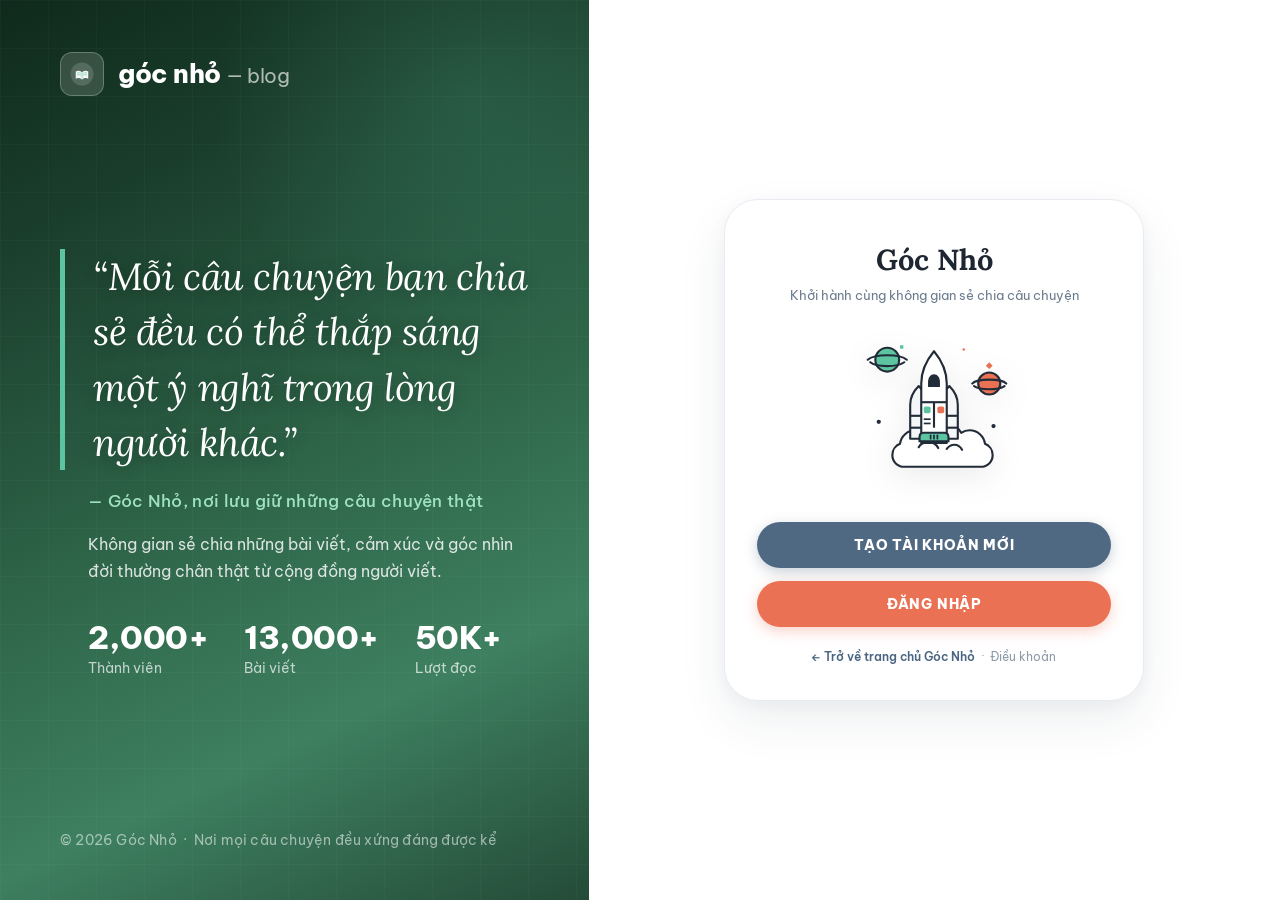
<file: public/account.html>
<!DOCTYPE html>
<html lang="vi">
<head>
  <meta charset="UTF-8">
  <meta name="viewport" content="width=device-width, initial-scale=1">
  <title>Tài khoản · Góc Nhỏ</title>
  <link rel="preconnect" href="https://fonts.googleapis.com">
  <link rel="preconnect" href="https://fonts.gstatic.com" crossorigin>
  <link href="https://fonts.googleapis.com/css2?family=Be+Vietnam+Pro:ital,wght@0,400;0,500;0,600;0,700;1,400;1,600&family=DM+Sans:ital,wght@0,400;0,500;0,600;0,700;1,400&family=Inter:wght@400;500;600;700&family=Lora:ital,wght@0,400;0,500;0,600;0,700;1,400&family=Playfair+Display:ital,wght@0,500;0,600;0,700;1,600&family=Plus+Jakarta+Sans:wght@400;500;600;700;800&display=swap&subset=vietnamese" rel="stylesheet">
  <link rel="stylesheet" href="https://cdnjs.cloudflare.com/ajax/libs/font-awesome/6.5.2/css/all.min.css">
  <link rel="stylesheet" href="assets/css/main.css?v=20261109-avatar">
  <link rel="stylesheet" href="assets/css/components.css?v=20261114-post-exclamation2">
  <link rel="stylesheet" href="assets/css/blog-theme.css?v=20261119-typefix1">
  <link rel="stylesheet" href="assets/css/auth-redesign.css?v=20261119-whitebg1">
  <style>
    body.auth-page { background: #0f2a1c !important; margin: 0; padding: 0; min-height: 100vh; }
    .account-page-wrapper { display: none !important; }
    .account-card-box { display: none !important; }
  </style>
</head>
<body class="auth-page">

<div class="auth-split-page" id="auth-split-page">

  <!-- ==============================================
       BÊN TAY TRÁI: DÒNG CHỮ NGHIÊNG PHÔNG ĐẸP & BRANDING
       ============================================== -->
  <aside class="auth-left-panel">
    <a class="auth-brand" href="index.html" title="Trở về trang chủ Góc Nhỏ">
      <div class="auth-brand-logo">
        <svg xmlns="http://www.w3.org/2000/svg" viewBox="0 0 96 96" fill="none" width="24" height="24">
          <circle cx="48" cy="48" r="46" fill="rgba(255,255,255,0.15)"/>
          <path d="M23 37.5c9-3.8 17.2-2.5 25 3.8 7.8-6.3 16-7.6 25-3.8v29c-9-3.8-17.2-2.5-25 3.8-7.8-6.3-16-7.6-25-3.8v-29Z" fill="#fff" fill-opacity=".95"/>
          <path d="M48 41.5v28.8M29.5 43.5c5.1-1.3 9.8-.4 14.1 2.5M29.5 51c5.1-1.3 9.8-.4 14.1 2.5m22.9-10c-5.1-1.3-9.8-.4-14.1 2.5m14.1 5c-5.1-1.3-9.8-.4-14.1 2.5" stroke="#5cc4a1" stroke-width="2.2" stroke-linecap="round"/>
        </svg>
      </div>
      <div class="auth-brand-name">góc nhỏ <span>— blog</span></div>
    </a>

    <!-- Center: Dòng chữ nghiêng phông đẹp nghệ thuật -->
    <div class="auth-left-center">
      <div class="auth-left-quote">
        <blockquote>
          “Mỗi câu chuyện bạn chia sẻ đều có thể thắp sáng một ý nghĩ trong lòng người khác.”
        </blockquote>
        <cite>— Góc Nhỏ, nơi lưu giữ những câu chuyện thật</cite>
        <p class="auth-left-desc">
          Không gian sẻ chia những bài viết, cảm xúc và góc nhìn đời thường chân thật từ cộng đồng người viết.
        </p>
      </div>

      <div class="auth-left-stats">
        <div class="auth-stat-item">
          <div class="auth-stat-number">2,000+</div>
          <div class="auth-stat-label">Thành viên</div>
        </div>
        <div class="auth-stat-item">
          <div class="auth-stat-number">13,000+</div>
          <div class="auth-stat-label">Bài viết</div>
        </div>
        <div class="auth-stat-item">
          <div class="auth-stat-number">50K+</div>
          <div class="auth-stat-label">Lượt đọc</div>
        </div>
      </div>
    </div>

    <!-- Bottom: Footer note -->
    <div class="auth-left-footer">
      © 2026 Góc Nhỏ &nbsp;·&nbsp; Nơi mọi câu chuyện đều xứng đáng được kể
    </div>
  </aside>


  <!-- ==============================================
       BÊN TAY PHẢI: QUY TRÌNH DOODLE 2 BƯỚC NHƯ THAO TÁC CŨ
       ============================================== -->
  <main class="auth-right-panel" id="auth-right-panel">

    <div class="doodle-stage-container">

      <!-- ==============================================
           BƯỚC 1: BẢN CHÀO MỪNG / CHỌN CHẾ ĐỘ (Thẻ Trắng)
           Hiển thị ban đầu khi vào trang
           ============================================== -->
      <section class="doodle-card doodle-card-white animate-in" id="doodle-welcome-card">
        <h1 class="doodle-title-serif">Góc Nhỏ</h1>
        <p class="doodle-subtitle-left">Khởi hành cùng không gian sẻ chia câu chuyện</p>

        <!-- Doodle Rocket / Space Shuttle SVG -->
        <div class="doodle-illustration-wrap" aria-hidden="true">
          <svg width="170" height="170" viewBox="0 0 200 200" fill="none" xmlns="http://www.w3.org/2000/svg">
            <!-- Star Sparkles & Dots -->
            <path d="M40 50l3 3-3 3-3-3 3-3z" fill="#4d6888"/>
            <path d="M165 45l4 4-4 4-4-4 4-4z" fill="#eb7154"/>
            <circle cx="35" cy="115" r="2.5" fill="#222b38"/>
            <circle cx="170" cy="120" r="2.5" fill="#222b38"/>
            <path d="M60 25h4v4h-4z" fill="#5cc4a1"/>
            <circle cx="135" cy="30" r="1.5" fill="#eb7154"/>

            <!-- Left Ringed Planet (Mint Green) -->
            <ellipse cx="45" cy="42" rx="14" ry="14" fill="#5cc4a1" stroke="#222b38" stroke-width="2.5"/>
            <path d="M22 42c8-7 38-7 46 0" stroke="#222b38" stroke-width="2.5" stroke-linecap="round"/>
            <path d="M25 45c7 6 32 6 40 0" stroke="#222b38" stroke-width="2.5" stroke-linecap="round"/>

            <!-- Right Ringed Planet (Coral Orange) -->
            <ellipse cx="165" cy="70" rx="13" ry="13" fill="#eb7154" stroke="#222b38" stroke-width="2.5"/>
            <path d="M145 70c6-6 34-6 40 0" stroke="#222b38" stroke-width="2.5" stroke-linecap="round"/>
            <path d="M147 73c6 5 29 5 36 0" stroke="#222b38" stroke-width="2.5" stroke-linecap="round"/>

            <!-- Billowing smoke clouds beneath rocket -->
            <path d="M65 168c-8 0-14-6-14-14 0-6 4-11 9-13 1-9 9-16 18-16 4 0 7 1 10 3 4-8 12-14 22-14s18 6 22 14c3-2 6-3 10-3 9 0 17 7 18 16 5 2 9 7 9 13 0 8-6 14-14 14H65z" fill="#ffffff" stroke="#222b38" stroke-width="2.5" stroke-linejoin="round"/>
            <path d="M82 145c2-4 6-6 11-6 6 0 10 3 12 7" stroke="#222b38" stroke-width="2.5" stroke-linecap="round"/>
            <path d="M115 147c2-3 5-5 9-5 4 0 7 2 9 6" stroke="#222b38" stroke-width="2.5" stroke-linecap="round"/>

            <!-- Left Booster Rocket -->
            <path d="M72 135V95c0-10 6-18 10-22 4 4 10 12 10 22v40H72z" fill="#f4f6f8" stroke="#222b38" stroke-width="2.5" stroke-linejoin="round"/>
            <line x1="72" y1="108" x2="92" y2="108" stroke="#222b38" stroke-width="2.5"/>
            <line x1="72" y1="122" x2="92" y2="122" stroke="#222b38" stroke-width="2.5"/>

            <!-- Right Booster Rocket -->
            <path d="M108 135V95c0-10 6-18 10-22 4 4 10 12 10 22v40h-20z" fill="#f4f6f8" stroke="#222b38" stroke-width="2.5" stroke-linejoin="round"/>
            <line x1="108" y1="108" x2="128" y2="108" stroke="#222b38" stroke-width="2.5"/>
            <line x1="108" y1="122" x2="128" y2="122" stroke="#222b38" stroke-width="2.5"/>

            <!-- Center Main Fuselage (Space Shuttle) -->
            <path d="M85 140V70c0-18 10-32 15-38 5 6 15 20 15 38v70H85z" fill="#ffffff" stroke="#222b38" stroke-width="2.5" stroke-linejoin="round"/>
            
            <!-- Cockpit Window -->
            <path d="M93 68c0-5 3-9 7-9s7 4 7 9v6H93v-6z" fill="#222b38"/>

            <!-- Shuttle Grid Details -->
            <line x1="85" y1="92" x2="115" y2="92" stroke="#222b38" stroke-width="2.5"/>
            <line x1="100" y1="92" x2="100" y2="122" stroke="#222b38" stroke-width="2.5"/>
            <rect x="88" y="97" width="8" height="8" rx="2" fill="#5cc4a1"/>
            <rect x="104" y="97" width="8" height="8" rx="2" fill="#eb7154"/>
            <line x1="88" y1="112" x2="96" y2="112" stroke="#222b38" stroke-width="2"/>
            <line x1="88" y1="117" x2="96" y2="117" stroke="#222b38" stroke-width="2"/>

            <!-- Mint Green Bottom Thruster Hood -->
            <path d="M88 128h24c3 0 5 2 5 5v5H83v-5c0-3 2-5 5-5z" fill="#5cc4a1" stroke="#222b38" stroke-width="2.5"/>
            <line x1="96" y1="131" x2="96" y2="135" stroke="#222b38" stroke-width="2" stroke-linecap="round"/>
            <line x1="100" y1="131" x2="100" y2="135" stroke="#222b38" stroke-width="2" stroke-linecap="round"/>
            <line x1="104" y1="131" x2="104" y2="135" stroke="#222b38" stroke-width="2" stroke-linecap="round"/>
          </svg>
        </div>

        <!-- Pill Buttons on Welcome Card: Chuyển sang Bước 2 -->
        <div class="doodle-actions-left">
          <button type="button" class="doodle-btn-slate" onclick="showAuthScreen('register')">
            Tạo tài khoản mới
          </button>
          <button type="button" class="doodle-btn-coral" onclick="showAuthScreen('login')">
            Đăng nhập
          </button>
        </div>

        <div class="doodle-footer-note">
          <a href="index.html">← Trở về trang chủ Góc Nhỏ</a> &nbsp;·&nbsp; Điều khoản
        </div>
      </section>


      <!-- ==============================================
           BƯỚC 2: BẢN FORM NHẬP LIỆU (Thẻ Slate Blue)
           Xuất hiện sau khi chọn Đăng nhập hoặc Tạo tài khoản
           ============================================== -->
      <section class="doodle-card doodle-card-blue animate-in" id="doodle-form-card" style="display:none;">

        <!-- Top Navigation: Nút Quay lại Bước 1 + Link tài khoản thiết bị -->
        <div class="doodle-top-nav">
          <button type="button" class="doodle-nav-back-btn" onclick="showWelcomeScreen()">
            <svg width="15" height="15" viewBox="0 0 24 24" fill="none" stroke="currentColor" stroke-width="2.5" stroke-linecap="round" stroke-linejoin="round"><path d="m15 18-6-6 6-6"/></svg>
            Quay lại
          </button>
          <a class="doodle-nav-device-link" href="accounts.html">
            Tài khoản đã lưu
          </a>
        </div>

        <!-- Heading -->
        <div class="auth-form-eyebrow" id="auth-eyebrow">Chào mừng trở lại</div>
        <h2 class="doodle-title-serif" id="auth-title">Đăng nhập</h2>
        <p class="auth-form-subtitle" id="auth-subtitle">Điền thông tin để vào Góc Nhỏ của bạn.</p>

        <!-- Hidden tab buttons for account.js compatibility -->
        <div style="display:none;" role="tablist">
          <button type="button" class="auth-tab active" id="tab-login" onclick="setAuthMode('login')">Đăng nhập</button>
          <button type="button" class="auth-tab" id="tab-register" onclick="setAuthMode('register')">Đăng ký</button>
        </div>

        <!-- Doodle Satellite SVG -->
        <div class="doodle-illustration-wrap" aria-hidden="true" style="min-height:120px; margin:2px 0 16px;">
          <svg width="145" height="120" viewBox="0 0 180 160" fill="none" xmlns="http://www.w3.org/2000/svg">
            <circle cx="35" cy="45" r="2.5" fill="rgba(255,255,255,0.75)"/>
            <circle cx="150" cy="125" r="2" fill="rgba(255,255,255,0.75)"/>
            <path d="M145 35l3 3-3 3-3-3 3-3z" fill="#5cc4a1"/>

            <!-- Left Ringed Planet (Coral) -->
            <ellipse cx="32" cy="85" rx="10" ry="10" fill="#eb7154" stroke="#222b38" stroke-width="2.2"/>
            <path d="M15 85c5-4 28-4 34 0" stroke="#222b38" stroke-width="2.2" stroke-linecap="round"/>

            <!-- Right Crescent Moon / Planet (Mint) -->
            <path d="M145 68a10 10 0 0 0 14-8 10 10 0 1 1-14 8z" fill="#5cc4a1" stroke="#222b38" stroke-width="2"/>

            <!-- The Satellite tilted at -40 deg angle -->
            <g transform="rotate(-40 90 80)">
              <!-- Left Solar Wing -->
              <rect x="24" y="68" width="42" height="24" rx="2" fill="#ffffff" stroke="#222b38" stroke-width="2.5"/>
              <line x1="38" y1="68" x2="38" y2="92" stroke="#222b38" stroke-width="2"/>
              <line x1="52" y1="68" x2="52" y2="92" stroke="#222b38" stroke-width="2"/>
              <line x1="24" y1="80" x2="66" y2="80" stroke="#222b38" stroke-width="2"/>
              <line x1="66" y1="80" x2="74" y2="80" stroke="#222b38" stroke-width="3"/>

              <!-- Right Solar Wing -->
              <rect x="106" y="68" width="42" height="24" rx="2" fill="#ffffff" stroke="#222b38" stroke-width="2.5"/>
              <line x1="120" y1="68" x2="120" y2="92" stroke="#222b38" stroke-width="2"/>
              <line x1="134" y1="68" x2="134" y2="92" stroke="#222b38" stroke-width="2"/>
              <line x1="106" y1="80" x2="148" y2="80" stroke="#222b38" stroke-width="2"/>
              <line x1="98" y1="80" x2="106" y2="80" stroke="#222b38" stroke-width="3"/>

              <!-- Central Satellite Body -->
              <path d="M84 48c0-7 6-12 12-12s12 5 12 12H84z" fill="#ffffff" stroke="#222b38" stroke-width="2.5"/>
              <circle cx="96" cy="36" r="3" fill="#222b38"/>
              <line x1="96" y1="36" x2="96" y2="48" stroke="#222b38" stroke-width="2.5"/>

              <path d="M78 48h36v28c0 4-3 7-7 7H85c-4 0-7-3-7-7V48z" fill="#ffffff" stroke="#222b38" stroke-width="2.5"/>
              <rect x="78" y="83" width="36" height="8" fill="#5cc4a1" stroke="#222b38" stroke-width="2.5"/>
              <rect x="78" y="91" width="36" height="8" fill="#eb7154" stroke="#222b38" stroke-width="2.5"/>
              <path d="M84 99h24l-3 10H87l-3-10z" fill="#ffffff" stroke="#222b38" stroke-width="2.5"/>
            </g>
          </svg>
        </div>

        <!-- Alert when switching accounts -->
        <div id="auth-switch-alert" class="auth-switch-alert-new" style="display:none;"></div>

        <!-- Form Container -->
        <div class="doodle-form-wrap" id="auth-card-section">
          <form id="account-form" novalidate>

            <!-- Register fields (hiển thị khi đăng ký) -->
            <div id="register-fields" style="display:none;">
              <div class="doodle-field-group">
                <div class="doodle-input-pill-wrap">
                  <span class="doodle-input-icon">
                    <svg width="15" height="15" viewBox="0 0 24 24" fill="none" stroke="currentColor" stroke-width="2" stroke-linecap="round" stroke-linejoin="round"><path d="M20 21v-2a4 4 0 0 0-4-4H8a4 4 0 0 0-4 4v2"/><circle cx="12" cy="7" r="4"/></svg>
                  </span>
                  <input class="doodle-input-pill auth-input" name="full_name" id="reg-fullname" maxlength="120" autocomplete="name" placeholder="Họ và tên">
                </div>

                <div class="doodle-input-pill-wrap">
                  <span class="doodle-input-icon" style="font-weight:700;">@</span>
                  <input class="doodle-input-pill auth-input" name="username" id="reg-username" minlength="3" maxlength="40" autocomplete="username" placeholder="Tên đăng nhập (@username)">
                </div>

                <div class="doodle-input-pill-wrap">
                  <span class="doodle-input-icon">
                    <svg width="15" height="15" viewBox="0 0 24 24" fill="none" stroke="currentColor" stroke-width="2" stroke-linecap="round" stroke-linejoin="round"><rect width="20" height="16" x="2" y="4" rx="2"/><path d="m22 7-8.97 5.7a1.94 1.94 0 0 1-2.06 0L2 7"/></svg>
                  </span>
                  <input class="doodle-input-pill auth-input" name="email" id="reg-email" type="email" autocomplete="email" placeholder="E-Mail">
                </div>
              </div>
            </div>

            <!-- Login fields (hiển thị khi đăng nhập) -->
            <div id="login-fields">
              <div class="doodle-field-group">
                <div class="doodle-input-pill-wrap">
                  <span class="doodle-input-icon">
                    <svg width="15" height="15" viewBox="0 0 24 24" fill="none" stroke="currentColor" stroke-width="2" stroke-linecap="round" stroke-linejoin="round"><rect width="20" height="16" x="2" y="4" rx="2"/><path d="m22 7-8.97 5.7a1.94 1.94 0 0 1-2.06 0L2 7"/></svg>
                  </span>
                  <input class="doodle-input-pill auth-input" name="login" id="login-input" autocomplete="username" placeholder="E-Mail hoặc Username">
                </div>
              </div>
            </div>

            <!-- Password field (dùng chung) -->
            <div class="doodle-field-group">
              <div class="doodle-input-pill-wrap">
                <span class="doodle-input-icon">
                  <svg width="15" height="15" viewBox="0 0 24 24" fill="none" stroke="currentColor" stroke-width="2" stroke-linecap="round" stroke-linejoin="round"><rect width="18" height="11" x="3" y="11" rx="2" ry="2"/><path d="M7 11V7a5 5 0 0 1 10 0v4"/></svg>
                </span>
                <input class="doodle-input-pill auth-input" name="password" id="auth-password" type="password" minlength="6" autocomplete="current-password" required placeholder="Password">
                <button type="button" class="doodle-pwd-toggle" id="btn-toggle-auth-pwd" aria-label="Hiện/ẩn mật khẩu">Hiện</button>
              </div>
            </div>

            <!-- Avatar picker for register -->
            <div id="register-avatar-container" style="display:none;">
              <div class="doodle-avatar-box">
                <div class="doodle-avatar-label">Chọn ảnh đại diện</div>
                <!-- AvatarPicker renders here -->
              </div>
            </div>

            <!-- Remember me checkbox -->
            <label class="doodle-remember-row">
              <input type="checkbox" id="doodle-remember-check" checked>
              <span>Ghi nhớ đăng nhập</span>
            </label>

            <!-- Submit Pill Button -->
            <button class="doodle-submit-btn auth-submit-btn-new" id="submit-button" type="submit">
              GO! &nbsp;→
            </button>
          </form>

          <!-- Error/status message -->
          <p class="auth-message-new" id="account-message" role="status"></p>

          <!-- Footer switch prompt -->
          <div class="doodle-bottom-link-row" id="auth-footer-prompt">
            <span id="auth-footer-text">Chưa có tài khoản?</span>
            <button type="button" id="auth-switch-link" onclick="toggleAuthMode()">Đăng ký ngay</button>
          </div>
        </div>

      </section>


      <!-- ==============================================
           BƯỚC 3: PROFILE CARD (Khi đã đăng nhập)
           ============================================== -->
      <section class="doodle-card doodle-card-blue animate-in" id="profile-card-section" style="display:none;">

        <!-- Hero Header -->
        <div class="doodle-profile-hero">
          <img class="doodle-profile-avatar" id="profile-display-avatar" src="assets/images/avatars/default.svg" alt="">
          <div style="flex:1; min-width:0;">
            <h3 class="doodle-profile-name" id="profile-display-name">Người dùng</h3>
            <p class="doodle-profile-user" id="profile-display-username">@username</p>
            <span class="doodle-profile-role" id="profile-display-role">Thành viên</span>
            <div style="font-size:11px; opacity:0.8; margin-top:2px;" id="profile-display-email">email@example.com</div>
          </div>
        </div>

        <!-- Edit Form -->
        <form id="profile-edit-form" class="doodle-profile-edit">
          <label>
            <span>Tên đăng nhập (@username)</span>
            <input class="doodle-input-pill auth-input" id="profile-edit-username" required minlength="3" maxlength="40">
          </label>
          <label>
            <span>Họ và tên</span>
            <input class="doodle-input-pill auth-input" id="profile-edit-fullname" required maxlength="120">
          </label>
          <label>
            <span>Mật khẩu hiện tại (nếu muốn đổi)</span>
            <input type="password" class="doodle-input-pill auth-input" id="profile-edit-current-pass" placeholder="Nhập mật khẩu hiện tại">
          </label>
          <label>
            <span>Mật khẩu mới (tối thiểu 8 ký tự)</span>
            <input type="password" class="doodle-input-pill auth-input" id="profile-edit-new-pass" minlength="8" placeholder="Nhập mật khẩu mới">
          </label>

          <div id="profile-edit-msg" class="auth-message-new"></div>

          <button type="submit" class="doodle-submit-btn" style="margin-top:6px;">
            Lưu thay đổi
          </button>
        </form>

        <!-- Actions -->
        <div class="doodle-profile-actions">
          <div id="admin-entry-container" style="display:none;">
            <a href="admin" class="doodle-btn-sub" style="width:100%; box-sizing:border-box;">
              Trang Quản Trị Hệ Thống
            </a>
          </div>
          <div class="doodle-profile-btn-row">
            <a href="accounts.html" class="doodle-btn-sub">
              Tài khoản khác
            </a>
            <button type="button" class="doodle-btn-logout" id="logout-button">
              Đăng xuất
            </button>
          </div>
        </div>

      </section>

    </div>

  </main>

</div>

<script>window.APP_URL = '';</script>
<script>
  // Chuyển đổi giữa Bước 1 (Bản Chào mừng) và Bước 2 (Bản Form Đăng nhập / Đăng ký)
  function showWelcomeScreen() {
    const welcomeCard = document.getElementById('doodle-welcome-card');
    const formCard = document.getElementById('doodle-form-card');
    const profileCard = document.getElementById('profile-card-section');
    if (profileCard) profileCard.style.display = 'none';
    if (formCard) formCard.style.display = 'none';
    if (welcomeCard) {
      welcomeCard.style.display = 'flex';
      welcomeCard.classList.remove('animate-in');
      void welcomeCard.offsetWidth; // trigger reflow
      welcomeCard.classList.add('animate-in');
    }
  }

  function showAuthScreen(mode) {
    const welcomeCard = document.getElementById('doodle-welcome-card');
    const formCard = document.getElementById('doodle-form-card');
    const profileCard = document.getElementById('profile-card-section');
    if (profileCard) profileCard.style.display = 'none';
    if (welcomeCard) welcomeCard.style.display = 'none';
    if (formCard) {
      formCard.style.display = 'flex';
      formCard.classList.remove('animate-in');
      void formCard.offsetWidth;
      formCard.classList.add('animate-in');
    }
    if (typeof window.setAuthMode === 'function') {
      window.setAuthMode(mode);
    }
  }

  // Khả năng tương thích với account.js + Cập nhật tiêu đề và nút bấm
  const _origSetAuthMode = window.setAuthMode;
  function patchAuthMode() {
    const eyebrowEl = document.getElementById('auth-eyebrow');
    const titleEl = document.getElementById('auth-title');
    const subtitleEl = document.getElementById('auth-subtitle');
    const submitBtn = document.getElementById('submit-button');
    const origFn = window.setAuthMode;
    if (!origFn) { setTimeout(patchAuthMode, 50); return; }
    window.setAuthMode = function(mode) {
      origFn(mode);
      if (eyebrowEl) {
        eyebrowEl.textContent = mode === 'register' ? 'KHỞI HÀNH CÙNG GÓC NHỎ' : 'CHÀO MỪNG TRỞ LẠI';
      }
      if (titleEl) {
        titleEl.textContent = mode === 'register' ? 'Tạo tài khoản' : 'Đăng nhập';
      }
      if (subtitleEl) {
        subtitleEl.textContent = mode === 'register'
          ? 'Tạo tài khoản để bắt đầu chia sẻ câu chuyện của bạn.'
          : 'Điền thông tin để vào Góc Nhỏ của bạn.';
      }
      if (submitBtn) {
        submitBtn.innerHTML = mode === 'register' ? 'CREATE ACCOUNT &nbsp;→' : 'GO! &nbsp;→';
      }
    };
  }

  document.addEventListener('DOMContentLoaded', function() {
    patchAuthMode();

    // Eye toggle password
    const toggleBtn = document.getElementById('btn-toggle-auth-pwd');
    const pwdInput = document.getElementById('auth-password');
    if (toggleBtn && pwdInput) {
      toggleBtn.addEventListener('click', function() {
        const isHidden = pwdInput.type === 'password';
        pwdInput.type = isHidden ? 'text' : 'password';
        toggleBtn.textContent = isHidden ? 'Ẩn' : 'Hiện';
      });
    }

    // Xác định màn hình ban đầu
    const urlParams = new URLSearchParams(window.location.search);
    const requestedMode = urlParams.get('mode');

    setTimeout(() => {
      const profileCard = document.getElementById('profile-card-section');
      const isProfileVisible = profileCard && profileCard.style.display !== 'none';
      if (isProfileVisible) {
        const welcomeCard = document.getElementById('doodle-welcome-card');
        const formCard = document.getElementById('doodle-form-card');
        if (welcomeCard) welcomeCard.style.display = 'none';
        if (formCard) formCard.style.display = 'none';
        return;
      }

      if (requestedMode === 'login' || requestedMode === 'register') {
        showAuthScreen(requestedMode);
      } else {
        showWelcomeScreen();
      }
    }, 60);
  });
</script>
<script src="assets/js/account-memory.js"></script>
<script src="assets/js/csrf.js?v=20261114-csrf1"></script>
<script src="assets/js/avatar-picker.js?v=20261109-avatar-picker1"></script>
<script src="assets/js/account.js?v=20261119-auth1"></script>
</body>
</html>
</file>
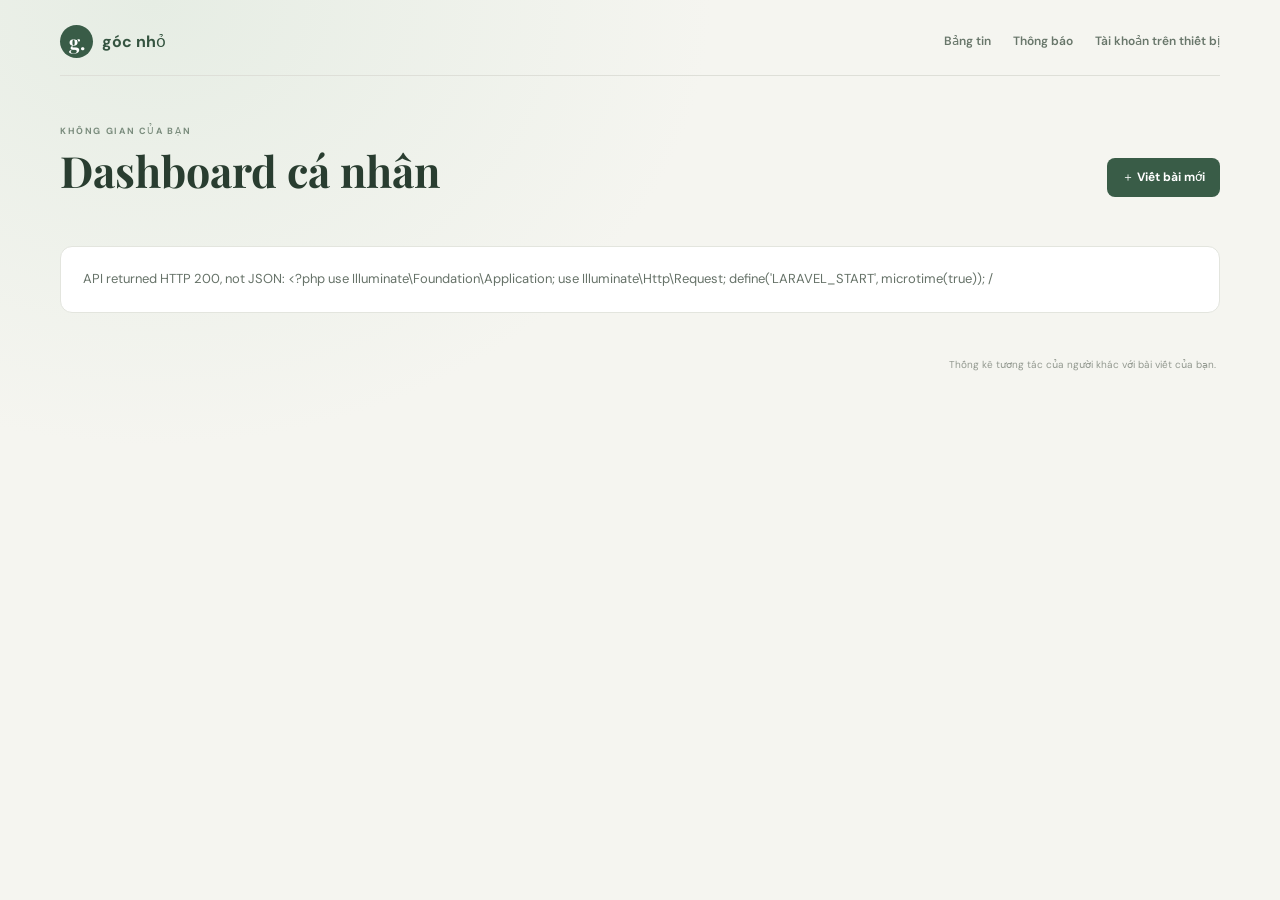
<file: public/my-dashboard.html>
<!doctype html>
<html lang="vi">
<head>
  <meta charset="utf-8">
  <meta name="viewport" content="width=device-width, initial-scale=1">
  <meta name="theme-color" content="#f5f5f0">
  <title>Dashboard cá nhân · Góc Nhỏ</title>
  <link rel="stylesheet" href="assets/css/my-dashboard.css">
</head>
<body>
  <div class="dashboard-shell">
    <header class="dashboard-header">
      <a class="brand" href="index.html"><span class="brand-mark">g.</span><span>góc nhỏ</span></a>
      <nav aria-label="Điều hướng">
        <a href="index.html">Bảng tin</a>
        <a href="notifications">Thông báo</a>
        <a href="accounts.html">Tài khoản trên thiết bị</a>
      </nav>
    </header>

    <main>
      <section class="welcome-row">
        <div>
          <span class="eyebrow">KHÔNG GIAN CỦA BẠN</span>
          <h1>Dashboard cá nhân</h1>
          <p id="dashboard-owner">Đang tải thông tin tài khoản…</p>
        </div>
        <a class="write-link" href="index.html#feed">＋ Viết bài mới</a>
      </section>

      <section id="dashboard-message" class="message-card" hidden></section>
      <section id="dashboard-content" hidden>
        <div class="stats-grid" id="dashboard-stats"></div>
        <div class="dashboard-columns">
          <section class="panel posts-panel">
            <div class="panel-heading">
              <div><span class="eyebrow">NỘI DUNG</span><h2>Bài viết của mình</h2></div>
              <div style="display:flex; align-items:center; gap:10px;">
                <label for="dashboard-sort-select" class="sr-only" style="display:none;">Sắp xếp theo</label>
                <select id="dashboard-sort-select" onchange="changeDashboardSort(this.value)" style="padding:6px 12px; border-radius:8px; border:1px solid #dcdfd9; background:#fff; font-size:13px; font-family:inherit; color:#1e2621; cursor:pointer;">
                  <option value="latest">Mới nhất</option>
                  <option value="views">Lượt xem cao nhất</option>
                  <option value="interactions">Tương tác nhiều nhất</option>
                </select>
                <span id="post-count" class="count-pill"></span>
              </div>
            </div>
            <div id="my-posts" class="posts-list"></div>
          </section>
          <aside class="panel activity-panel">
            <div class="panel-heading"><div><span class="eyebrow">CỘNG ĐỒNG</span><h2>Tương tác gần đây</h2></div></div>
            <div id="my-activity" class="activity-list"></div>
          </aside>
        </div>
      </section>
    </main>
    <footer>Thống kê tương tác của người khác với bài viết của bạn.</footer>
  </div>
  <script src="assets/js/csrf.js?v=20261114-csrf1"></script>
  <script src="assets/js/my-dashboard.js"></script>
</body>
</html>
</file>
<file: public/assets/css/main.css>
/* Reset & Base Styles */
* {
  box-sizing: border-box;
  margin: 0;
  padding: 0;
  font-family: var(--sans, 'Be Vietnam Pro', 'Plus Jakarta Sans', 'Inter', 'DM Sans', -apple-system, BlinkMacSystemFont, "Segoe UI", Roboto, Helvetica, Arial, sans-serif);
}

body {
  background-color: #f0f2f5;
  color: #1c1e21;
}

.body-admin {
  background-color: #f4f6f9;
}

/* Typography & Utility Classes */
.text-primary {
  color: #1877f2;
}

.text-danger {
  color: #d93025;
}

.text-muted {
  color: #65676b;
}

.text-subtext {
  color: #4b4f56;
}

.font-size-xs { font-size: 11px; }
.font-size-sm { font-size: 12px; }
.font-size-md { font-size: 13px; }
.font-size-base { font-size: 14px; }
.font-size-lg { font-size: 15px; }
.font-size-xl { font-size: 20px; }

.font-semibold { font-weight: 600; }
.font-bold { font-weight: 700; }

.cursor-pointer {
  cursor: pointer;
}

.text-decoration-none {
  text-decoration: none;
}

.mb-1 { margin-bottom: 4px; }
.mb-2 { margin-bottom: 8px; }
.mb-3 { margin-bottom: 10px; }
.mb-4 { margin-bottom: 12px; }
.mb-5 { margin-bottom: 15px; }

.mt-1 { margin-top: 5px; }
.mt-2 { margin-top: 10px; }
.mt-3 { margin-top: 12px; }
.mt-4 { margin-top: 15px; }

.ml-auto { margin-left: auto; }
.w-full { width: 100%; }

.flex-col {
  display: flex;
  flex-direction: column;
}

.gap-sm { gap: 8px; }
.gap-md { gap: 10px; }

/* Navbar */
.navbar {
  position: sticky;
  top: 0;
  z-index: 100;
  height: 60px;
  background-color: #ffffff;
  display: flex;
  align-items: center;
  justify-content: space-between;
  padding: 0 20px;
  border-bottom: 1px solid #e4e6eb;
}

.navbar-brand {
  color: #1877f2;
  cursor: pointer;
}

.navbar-left, .navbar-center, .navbar-right {
  display: flex;
  align-items: center;
  gap: 15px;
}

.search-input {
  padding: 8px 16px;
  border-radius: 20px;
  border: 1px solid #ccd0d5;
  outline: none;
  width: 260px;
  background-color: #f0f2f5;
}

.nav-btn {
  background: none;
  border: none;
  padding: 8px 16px;
  font-weight: 600;
  cursor: pointer;
  color: #65676b;
  border-radius: 6px;
}

.nav-btn.active, .nav-btn:hover {
  background-color: #e4e6eb;
  color: #1877f2;
}

.nav-btn-danger {
  color: #d93025;
  text-decoration: none;
}

/* Layout Grid */
.main-container {
  display: grid;
  grid-template-columns: 280px 1fr 320px;
  gap: 20px;
  max-width: 1280px;
  margin: 20px auto;
  padding: 0 15px;
}

.main-container-single {
  grid-template-columns: 1fr;
  max-width: 800px;
}

.left-sidebar, .right-sidebar {
  display: flex;
  flex-direction: column;
  gap: 15px;
}

.sidebar-card {
  background-color: #ffffff;
  border-radius: 8px;
  padding: 15px;
  box-shadow: 0 1px 2px rgba(0, 0, 0, 0.1);
}

.sidebar-title {
  font-size: 16px;
  font-weight: 700;
  margin-bottom: 12px;
  color: #050505;
}

.sidebar-user-item {
  display: flex;
  align-items: center;
  gap: 10px;
  margin-bottom: 10px;
}

.widget-news-item {
  margin-bottom: 12px;
  cursor: pointer;
}
</file>
<file: public/assets/css/components.css>
/* General Buttons */
.action-btn {
  background: var(--green, #2d6347);
  color: #ffffff;
  border: none;
  padding: 8px 18px;
  border-radius: 8px;
  cursor: pointer;
  font-weight: 600;
  font-size: 13.5px;
  transition: all 0.2s cubic-bezier(0.4, 0, 0.2, 1);
  display: inline-flex;
  align-items: center;
  justify-content: center;
  gap: 6px;
}

.action-btn:hover {
  filter: brightness(1.08);
  transform: translateY(-1px);
}

.action-btn-primary {
  background: linear-gradient(135deg, var(--green-dark, #1f4532), var(--green, #2d6347));
  color: #ffffff;
  box-shadow: 0 4px 12px rgba(31, 69, 50, 0.2);
}

.action-btn-primary:hover {
  box-shadow: 0 6px 18px rgba(31, 69, 50, 0.3);
  transform: translateY(-2px);
}

.action-btn-full {
  width: 100%;
}

.btn-upload-label {
  background: #eaf3ed;
  color: #244837;
  padding: 8px 14px;
  border-radius: 20px;
  cursor: pointer;
  font-size: 12.5px;
  font-weight: 600;
  display: inline-flex;
  align-items: center;
  gap: 6px;
  transition: all 0.2s ease;
}

.btn-upload-label:hover {
  background: #dbeef0;
  transform: translateY(-1px);
}

/* Form Elements */
.input-field {
  width: 100%;
  border: 1px solid #ccd0d5;
  border-radius: 6px;
  padding: 8px 12px;
  outline: none;
  font-size: 14px;
}

.select-auto-width {
  width: auto;
}

.file-input-hidden {
  display: none;
}

.composer-card,
#create-post-card {
  position: relative;
  z-index: 30;
  overflow: visible;
}

.create-post-actions {
  display: flex;
  justify-content: space-between;
  align-items: center;
  margin-top: 10px;
  position: relative;
  z-index: 31;
  overflow: visible;
}

.upload-row {
  display: flex;
  align-items: center;
  gap: 10px;
}

/* Post Card */
.post-card {
  background-color: #ffffff;
  border-radius: 8px;
  padding: 16px;
  margin-bottom: 20px;
  box-shadow: 0 1px 2px rgba(0, 0, 0, 0.1);
}

.post-header {
  display: flex;
  align-items: center;
  gap: 10px;
  margin-bottom: 12px;
}

.avatar {
  width: 40px;
  height: 40px;
  border-radius: 50%;
  object-fit: cover;
  cursor: pointer;
}

.avatar-sm {
  width: 32px;
  height: 32px;
}

.user-info {
  display: flex;
  flex-direction: column;
}

.user-name {
  font-weight: 700;
  font-size: 14px;
  color: #050505;
  text-decoration: none;
}

.user-name-sm {
  font-size: 13px;
}

.user-name:hover {
  text-decoration: underline;
}

.verified-badge {
  color: #1877f2;
  font-size: 12px;
}

.badge {
  display: inline-block;
  padding: 2px 8px;
  border-radius: 12px;
  font-size: 11px;
  font-weight: 600;
  text-transform: uppercase;
}

.badge-news { background-color: #e7f3ff; color: #1877f2; }
.badge-blog { background-color: #e4e6eb; color: #050505; }
.badge-safe { background-color: #e6f4ea; color: #137333; }
.badge-pending { background-color: #fef7e0; color: #b06000; }

.post-title {
  font-size: 18px;
  font-weight: 700;
  margin: 8px 0;
  color: #050505;
}

.post-summary {
  color: #4b4f56;
  font-size: 14px;
  margin-bottom: 8px;
}

.post-content-full {
  color: #1c1e21;
  font-size: 15px;
  line-height: 1.6;
  margin-bottom: 12px;
}

.post-image {
  width: 100%;
  max-height: 380px;
  object-fit: cover;
  border-radius: 6px;
  margin: 10px 0;
}

.post-image-zoomable {
  cursor: zoom-in;
}

.avatar-picker { margin: 12px 0 16px; }
.avatar-picker-heading { display: flex; align-items: center; justify-content: space-between; gap: 8px; margin-bottom: 9px; color: #35443a; font-size: 12px; font-weight: 700; }
.avatar-random-button { padding: 6px 9px; border: 1px solid #d9e4da; border-radius: 8px; background: #f0f6f1; color: #315d41; font-size: 11px; font-weight: 700; cursor: pointer; white-space: nowrap; }
.avatar-random-button:hover { background: #e4f0e6; }
.avatar-picker-options { display: grid; grid-template-columns: repeat(3, minmax(0, 1fr)); gap: 7px; }
.avatar-choice { display: flex; min-width: 0; flex-direction: column; align-items: center; gap: 5px; padding: 7px 4px; border: 1px solid #e5e9e4; border-radius: 10px; background: #fff; color: #59665d; font-size: 10px; line-height: 1.2; cursor: pointer; transition: border-color .15s ease, background .15s ease, transform .15s ease; }
.avatar-choice:hover { transform: translateY(-1px); border-color: #9db9a2; }
.avatar-choice.is-selected { border: 2px solid #3f7651; padding: 6px 3px; background: #eef6ef; color: #2d6347; }
.avatar-choice img { width: 48px; height: 48px; border-radius: 50%; object-fit: cover; background: #f2f4f0; }
.avatar-choice span { overflow: hidden; max-width: 100%; text-overflow: ellipsis; white-space: nowrap; }

.image-viewer {
  position: fixed;
  inset: 0;
  z-index: 2000;
  display: none;
  align-items: center;
  justify-content: center;
  padding: 56px 24px 24px;
  background: rgba(0, 0, 0, .88);
  cursor: zoom-out;
}

.image-viewer.active { display: flex; }
.image-viewer-image { max-width: min(100%, 1400px); max-height: 100%; object-fit: contain; border-radius: 4px; cursor: default; }
.image-viewer-close { position: absolute; top: 12px; right: 20px; border: 0; background: transparent; color: #fff; font-size: 42px; line-height: 1; cursor: pointer; }

.post-hashtags {
  display: flex;
  flex-wrap: wrap;
  gap: 6px;
  margin: 8px 0;
}

.post-hashtag-pill {
  color: #1877f2;
  font-size: 13px;
  font-weight: 600;
  cursor: pointer;
}

.post-hashtag-pill-widget {
  margin-bottom: 8px;
  display: inline-block;
}

.post-hashtag-pill:hover {
  text-decoration: underline;
}

/* Image Upload Preview Box */
.image-preview-container {
  display: none;
  position: relative;
  margin-top: 5px;
}

.image-preview-img {
  max-height: 150px;
  border-radius: 6px;
  object-fit: cover;
}

.btn-remove-image {
  position: absolute;
  top: 5px;
  left: 5px;
  background: rgba(0, 0, 0, 0.6);
  color: #ffffff;
  border: none;
  border-radius: 50%;
  width: 24px;
  height: 24px;
  cursor: pointer;
}

/* Comments Section */
.comments-section {
  border-top: 1px solid #e4e6eb;
  padding-top: 12px;
  margin-top: 15px;
  background: #f8f9fa;
  border-radius: 6px;
  padding: 12px;
}

.comment-item {
  display: flex;
  gap: 10px;
  margin-bottom: 10px;
}

.comment-bubble {
  background: #ffffff;
  padding: 8px 12px;
  border-radius: 12px;
  border: 1px solid #e4e6eb;
  font-size: 13px;
  width: 100%;
}

.comment-input-box {
  display: flex;
  gap: 8px;
  margin-top: 10px;
}

/* Interactive Stats */
.post-interactive-stats {
  display: flex;
  justify-content: space-between;
  flex-wrap: wrap;
  gap: 8px;
  border-top: 1px solid #e4e6eb;
  padding-top: 8px;
  margin-top: 12px;
}

.stat-btn {
  background: none;
  border: none;
  color: #65676b;
  font-weight: 600;
  font-size: 13px;
  cursor: pointer;
  padding: 6px 12px;
  border-radius: 4px;
  display: flex;
  align-items: center;
  gap: 5px;
}

.stat-btn:hover { background-color: #f2f2f2; }
.stat-btn.active { color: #1877f2; }
.stat-btn-ticket { color: #d93025; }
.stat-btn-bookmark.active { color: #0d9488; font-weight: 700; }
.action-btn.action-btn-bookmark.bookmarked, .action-btn.action-btn-bookmark.active { color: #0d9488; border-color: #0d9488; }
.action-btn.action-btn-bookmark.bookmarked i, .action-btn.action-btn-bookmark.active i { color: #0d9488; }
.fb-circle-icon.bookmark { background: #e6fffa; color: #0d9488; }

/* Custom Avatar Styling */
.profile-avatar-container {
  position: relative;
  display: inline-block;
  margin: 0 auto 16px;
}

.profile-avatar-container .profile-avatar-large,
.profile-avatar-container .profile-avatar-lg {
  display: block;
  width: 120px;
  height: 120px;
  border-radius: 50%;
  object-fit: cover;
  border: 4px solid #ffffff;
  box-shadow: 0 4px 14px rgba(0, 0, 0, 0.12);
  background: #f1f5f9;
}

.btn-change-avatar {
  position: absolute;
  bottom: 4px;
  right: 4px;
  width: 38px;
  height: 38px;
  border-radius: 50%;
  background: #0d9488;
  color: #ffffff;
  border: 2.5px solid #ffffff;
  display: flex;
  align-items: center;
  justify-content: center;
  cursor: pointer;
  box-shadow: 0 2px 8px rgba(0, 0, 0, 0.2);
  font-size: 14px;
  transition: all 0.2s cubic-bezier(0.4, 0, 0.2, 1);
  padding: 0;
}

.btn-change-avatar:hover {
  background: #0f766e;
  transform: scale(1.08);
}

.avatar-preview-box {
  width: 140px;
  height: 140px;
  border-radius: 50%;
  margin: 16px auto;
  overflow: hidden;
  border: 3px solid #0d9488;
  box-shadow: 0 4px 16px rgba(13, 148, 136, 0.2);
  background: #f8fafc;
  display: flex;
  align-items: center;
  justify-content: center;
}

.avatar-preview-img {
  width: 100%;
  height: 100%;
  object-fit: cover;
}

/* Reaction picker: hover on desktop, long-press on touch via .show-reactions. */
.reaction-control { position: relative; display: inline-flex; }
.reaction-control, .reaction-trigger, .reaction-choice { -webkit-touch-callout: none; user-select: none; }
.reaction-picker {
  display: none;
  position: absolute;
  z-index: 30;
  left: 0;
  bottom: calc(100% + 8px);
  gap: 6px;
  padding: 6px 10px;
  background: rgba(255, 255, 255, 0.96);
  backdrop-filter: blur(12px);
  -webkit-backdrop-filter: blur(12px);
  border: 1px solid #e4e8e2;
  border-radius: 30px;
  box-shadow: 0 10px 28px rgba(18, 38, 25, 0.15);
  white-space: nowrap;
  animation: reactionSpring 0.2s cubic-bezier(0.34, 1.56, 0.64, 1);
}

@keyframes reactionSpring {
  from { opacity: 0; transform: translateY(6px) scale(0.9); }
  to { opacity: 1; transform: translateY(0) scale(1); }
}

.reaction-control:hover .reaction-picker,
.reaction-control:focus-within .reaction-picker,
.reaction-control.show-reactions .reaction-picker {
  display: flex;
}

.reaction-choice {
  border: 0;
  background: transparent;
  border-radius: 50%;
  padding: 3px;
  font-size: 26px;
  line-height: 1;
  cursor: pointer;
  transition: transform 0.2s cubic-bezier(0.34, 1.56, 0.64, 1);
}

.reaction-choice:hover, .reaction-choice:focus-visible {
  transform: translateY(-8px) scale(1.35);
}

.reaction-trigger.active {
  color: #f43f5e;
}

.reaction-tooltip {
  display: none;
  position: absolute;
  bottom: calc(100% + 48px);
  left: 0;
  background: rgba(26, 32, 28, 0.94);
  color: #fff;
  padding: 5px 10px;
  border-radius: 8px;
  font-size: 11px;
  font-weight: 500;
  white-space: nowrap;
  pointer-events: none;
  box-shadow: 0 4px 14px rgba(0, 0, 0, 0.2);
  z-index: 45;
  animation: reactionSpring 0.15s ease-out;
}

.reaction-control:hover .reaction-tooltip {
  display: flex;
  align-items: center;
  gap: 6px;
}

.reaction-control.show-reactions .reaction-tooltip {
  display: none;
}

.share-action-overlay { z-index: 1000; display: flex; align-items: center; justify-content: center; }
.share-action-dialog { position: relative; width: min(390px, calc(100vw - 32px)); padding: 26px; border-radius: 12px; background: #fff; box-shadow: 0 18px 60px #0003; }
.share-action-dialog h3 { margin: 0 0 18px; }
.share-choice { display: block; width: 100%; margin-top: 9px; padding: 13px 15px; border: 1px solid #e4e6eb; border-radius: 8px; background: #f8f9fa; text-align: left; cursor: pointer; }
.share-choice:hover { background: #edf3ef; }
.repost-comment { margin: 14px 0; white-space: pre-wrap; }
.repost-preview { margin: 10px 0; padding: 14px; border: 1px solid #d9ded9; border-radius: 8px; cursor: pointer; }
.repost-preview.repost-deleted { background-color: #f8f9fa; border: 1px dashed #ced4da; color: #6c757d; cursor: default; }
.repost-preview p { margin: 6px 0; color: #65676b; }
.repost-preview small, .news-access-note, .comment-edited { color: #747a75; font-size: 11px; }

.comment-content-box { flex: 1; min-width: 0; }
.comment-item { margin-left: 0; }
.comment-branch-root { display: flex; flex-direction: column; gap: 12px; }
.comment-branch-tier1 { display: flex; flex-direction: column; gap: 10px; }
.comment-replies-tier1 { display: flex; flex-direction: column; gap: 12px; margin-left: 38px; padding-left: 12px; border-left: 2px solid #e5e7eb; }
.comment-replies-tier2 { display: flex; flex-direction: column; gap: 10px; margin-left: 38px; padding-left: 10px; border-left: 2px solid #f1f3f5; }
.comment-replies .comment-item,
.comment-branch-tier1 > .comment-item,
.comment-replies-tier2 .comment-item { margin-left: 0 !important; }
@media (max-width: 640px) {
  .comment-replies-tier1 { margin-left: 20px; padding-left: 8px; }
  .comment-replies-tier2 { margin-left: 18px; padding-left: 8px; }
}
.comment-reply-to-badge {
  display: inline-flex;
  align-items: center;
  gap: 4px;
  font-size: 11px;
  font-weight: 600;
  color: #0d9488;
  background: rgba(13, 148, 136, 0.08);
  padding: 2px 7px;
  border-radius: 4px;
  margin-bottom: 5px;
  line-height: 1.3;
}
.comment-reply-to-badge .reply-arrow {
  color: #7c827d;
  font-weight: normal;
}
.comment-bubble p { margin: 4px 0; white-space: pre-wrap; overflow-wrap: anywhere; }
.comment-actions { display: flex; align-items: center; gap: 12px; padding: 2px 8px; }
.comment-action { border: 0; padding: 2px 0; color: #65676b; background: none; font-size: 11px; font-weight: 600; cursor: pointer; }
.comment-action.active { color: #1877f2; }
.comment-menu { position: relative; margin-left: auto; }
.comment-menu summary { list-style: none; cursor: pointer; color: #65676b; font-weight: 700; }
.comment-menu summary::-webkit-details-marker { display: none; }
.comment-menu-items { position: absolute; right: 0; top: 22px; z-index: 10; min-width: 110px; padding: 5px; background: #fff; border: 1px solid #e4e6eb; border-radius: 7px; box-shadow: 0 5px 18px #0002; }
.comment-menu-items button { display: block; width: 100%; padding: 8px; border: 0; background: #fff; text-align: left; cursor: pointer; }
.comment-menu-items button:hover { background: #f2f4f7; }
.comment-menu-items .danger { color: #c5221f; }
.post-menu { flex: 0 0 auto; }
.post-card:has(.post-menu[open]) { position: relative; z-index: 100; }
.post-menu[open] { z-index: 101; }
.post-menu summary { min-width: 34px; padding: 6px 10px; border-radius: 999px; text-align: center; background: #f1f5ef; }
.post-menu[open] summary { color: #17291c; background: #e6eee5; }
.post-menu .comment-menu-items { top: calc(100% + 5px); min-width: 150px; z-index: 102; }
.report-exclamation-icon { display: inline-flex; align-items: center; justify-content: center; width: 15px; height: 15px; border: 1.5px solid currentColor; border-radius: 50%; font-size: 10px; font-weight: 800; line-height: 1; }
.news-access-note { display: inline-block; max-width: 260px; margin: 0 10px; vertical-align: middle; }

/* Standalone post permalink page */
.post-detail-card { width: 100%; box-sizing: border-box; padding: clamp(20px, 4vw, 42px); }
.post-detail-card .post-header { align-items: center; }
.post-detail-card .post-user-info { display: flex; align-items: center; gap: 12px; color: inherit; text-decoration: none; }
.post-detail-card .post-avatar { width: 48px; height: 48px; border-radius: 50%; object-fit: cover; }
.post-detail-card .post-author-name, .post-detail-card .post-time { display: block; }
.post-detail-card .post-time { margin-top: 3px; color: #7d847e; font-size: 12px; }
.post-detail-card .post-detail-title { margin: 20px 0 24px; color: #29312c; font-family: Georgia, serif; font-size: clamp(28px, 4vw, 42px); line-height: 1.2; overflow-wrap: anywhere; }
.post-detail-card .post-detail-hero-img { display: block; width: 100%; max-height: 560px; margin: 0 auto 26px; border-radius: 8px; object-fit: cover; }
.post-detail-card .post-detail-content { color: #383e39; font-size: 16px; line-height: 1.95; overflow-wrap: anywhere; }
.post-detail-card .post-detail-actions { justify-content: flex-start; gap: 10px; flex-wrap: wrap; margin-top: 24px; }
.post-detail-card .post-detail-hashtags { display: flex; flex-wrap: wrap; gap: 8px; }
.post-detail-card .hashtag-pill { padding: 5px 9px; border-radius: 16px; background: #edf3ef; color: #41634c; font-size: 12px; text-decoration: none; }
.post-detail-card .post-sep-line { height: 1px; background: #e8eae5; }
.comment-section { margin-top: 22px; padding: 20px; border: 1px solid #e8eae5; border-radius: 8px; background: #fafbf9; }
.comment-section-title { margin: 0 0 16px; font-family: Georgia, serif; font-size: 21px; }
.comment-list { display: grid; gap: 12px; }
.comment-list .comment-item { align-items: flex-start; margin-bottom: 0; }
.comment-list .comment-avatar { width: 36px; height: 36px; flex: 0 0 36px; border-radius: 50%; object-fit: cover; }
.comment-list .comment-time { display: block; margin-top: 6px; color: #858b86; font-size: 11px; }
.comment-form { display: flex; align-items: center; gap: 10px; margin-top: 16px; }
.comment-form .input-field { min-width: 0; }
@media (max-width: 700px) {
  .post-detail-card { padding: 17px; }
  .post-detail-card .post-detail-content { font-size: 15px; line-height: 1.8; }
  .comment-section { padding: 14px; }
  .comment-form { align-items: stretch; }
  .comment-form .action-btn { flex: 0 0 auto; }
}

/* Profile Page Layout */
.profile-card {
  background: #ffffff;
  border-radius: 8px;
  padding: 24px;
  margin-bottom: 20px;
  box-shadow: 0 1px 2px rgba(0, 0, 0, 0.1);
  text-align: center;
}

.profile-avatar-large {
  width: 100px;
  height: 100px;
  border-radius: 50%;
  object-fit: cover;
  margin-bottom: 12px;
}

/* POP-UP MODAL STYLES */
.modal-overlay {
  display: none !important;
  pointer-events: none !important;
  visibility: hidden !important;
  position: fixed;
  top: 0;
  left: 0;
  width: 100%;
  height: 100%;
  background: rgba(0, 0, 0, 0.6);
  z-index: 1000;
  justify-content: center;
  align-items: center;
  opacity: 0;
  transition: opacity 0.25s ease, visibility 0.25s ease;
}

.modal-overlay.active {
  display: flex !important;
  pointer-events: auto !important;
  visibility: visible !important;
  opacity: 1;
}

.modal-content {
  background: #ffffff;
  width: 90%;
  max-width: 650px;
  max-height: 85vh;
  overflow-y: auto;
  border-radius: 8px;
  padding: 20px;
  position: relative;
  box-shadow: 0 4px 12px rgba(0, 0, 0, 0.2);
}

.close-modal {
  position: absolute;
  top: 10px;
  right: 15px;
  font-size: 28px;
  border: none;
  background: none;
  cursor: pointer;
  color: #65676b;
}

.close-modal:hover {
  color: #050505;
}

.post-action-modal-content {
  max-width: 620px;
}

.post-action-modal-content h2 {
  margin: 0 38px 18px 0;
  font-size: 22px;
}

.post-action-form {
  display: grid;
  gap: 10px;
}

.post-action-form label {
  font-weight: 650;
  color: #303b32;
  margin-top: 4px;
}

.post-action-form .input-field {
  width: 100%;
  box-sizing: border-box;
  font: inherit;
  padding: 11px 12px;
  border: 1px solid #d5ddd4;
  border-radius: 8px;
  background: #fff;
}

.post-action-form textarea {
  resize: vertical;
  min-height: 112px;
}

.post-report-intro {
  margin: 0 0 4px;
  color: #5c675f;
}

.post-action-form-buttons {
  display: flex;
  justify-content: flex-end;
  gap: 10px;
  margin-top: 10px;
}

/* Alerts / Notifications in Modals */
.alert-box {
  padding: 12px;
  border-radius: 6px;
}

.alert-danger {
  background-color: #fce8e6;
  color: #c5221f;
}

.alert-success {
  background-color: #e6f4ea;
  color: #137333;
}

/* ========================================================
   FACEBOOK MULTI-LEVEL SLIDING DROPDOWN MENU
   ======================================================== */
.fb-menu-wrapper {
  position: relative;
  display: inline-flex;
  align-items: center;
}

.fb-avatar-btn {
  position: relative;
  background: none;
  border: none;
  padding: 4px 8px 4px 4px;
  cursor: pointer;
  display: inline-flex;
  align-items: center;
  gap: 8px;
  border-radius: 24px;
  transition: all 0.15s ease;
}

.fb-avatar-btn:hover {
  background: rgba(0, 0, 0, 0.05);
}

.fb-avatar-btn:focus-visible {
  outline: 2px solid #1877f2;
  outline-offset: 2px;
}

.fb-avatar-img {
  width: 38px;
  height: 38px;
  border-radius: 50%;
  object-fit: cover;
  border: 1.5px solid #ffffff;
  box-shadow: 0 0 0 1px #ced0d4;
  display: block;
}

.fb-nav-name {
  font-size: 13px;
  font-weight: 700;
  color: #050505;
  white-space: nowrap;
  max-width: 120px;
  overflow: hidden;
  text-overflow: ellipsis;
  display: inline-block;
}

@media (max-width: 600px) {
  .fb-nav-name { display: none; }
}

.fb-avatar-arrow {
  width: 18px;
  height: 18px;
  border-radius: 50%;
  background: #e4e6eb;
  border: 1.5px solid #ffffff;
  display: flex;
  align-items: center;
  justify-content: center;
  font-size: 8px;
  color: #050505;
  transition: transform 0.2s ease, background 0.2s ease;
  flex-shrink: 0;
}

.fb-avatar-btn[aria-expanded="true"] .fb-avatar-arrow {
  transform: rotate(180deg);
  background: #1877f2;
  color: #ffffff;
}

/* Floating Card Panel */
.fb-dropdown-panel {
  position: absolute;
  top: calc(100% + 10px);
  right: 0;
  width: 360px;
  max-width: calc(100vw - 20px);
  background: #ffffff;
  border-radius: 14px;
  box-shadow: 0 14px 38px rgba(0, 0, 0, 0.18), 0 2px 6px rgba(0, 0, 0, 0.08);
  border: 1px solid rgba(0, 0, 0, 0.08);
  z-index: 999999;
  font-family: -apple-system, BlinkMacSystemFont, "Segoe UI", Roboto, Helvetica, Arial, sans-serif !important;
  animation: fbFadeDown 0.18s cubic-bezier(0.16, 1, 0.3, 1);
  box-sizing: border-box;
  color: #050505;
  overflow: visible;
}

.fb-dropdown-panel::before {
  content: '';
  position: absolute;
  top: -6px;
  right: 18px;
  width: 12px;
  height: 12px;
  background: #ffffff;
  transform: rotate(45deg);
  border-top: 1px solid rgba(0, 0, 0, 0.08);
  border-left: 1px solid rgba(0, 0, 0, 0.08);
  z-index: 10;
}

@keyframes fbFadeDown {
  from { opacity: 0; transform: translateY(-8px) scale(0.97); }
  to { opacity: 1; transform: translateY(0) scale(1); }
}

/* Viewport and Sliding Track */
.fb-slider-viewport {
  width: 100%;
  overflow: hidden;
  position: relative;
  border-radius: 14px;
}

.fb-slider-track {
  display: flex;
  width: 300%;
  transform: translateX(0%);
  transition: transform 0.26s cubic-bezier(0.16, 1, 0.3, 1);
}

.fb-panel-view {
  width: 33.333333%;
  flex-shrink: 0;
  padding: 12px;
  box-sizing: border-box;
  max-height: 520px;
  overflow-y: auto;
}

/* Profile Header Card */
.fb-card-profile {
  background: #ffffff;
  border-radius: 10px;
  box-shadow: 0 1px 3px rgba(0, 0, 0, 0.1);
  border: 1px solid #e4e6eb;
  padding: 10px;
  margin-bottom: 8px;
}

.fb-card-profile-inner {
  display: flex;
  align-items: center;
  gap: 12px;
  text-decoration: none;
  color: inherit;
  padding-bottom: 8px;
  border-bottom: 1px solid #f0f2f5;
}

.fb-avatar-box {
  position: relative;
  flex-shrink: 0;
}

.fb-avatar-52 {
  width: 50px;
  height: 50px;
  border-radius: 50%;
  object-fit: cover;
  border: 1.5px solid #ced0d4;
  display: block;
}

.fb-active-dot {
  position: absolute;
  bottom: 1px;
  right: 1px;
  width: 12px;
  height: 12px;
  border-radius: 50%;
  background: #31a24c;
  border: 2px solid #ffffff;
}

.fb-profile-titles {
  flex: 1;
  min-width: 0;
}

.fb-name-row {
  display: flex;
  align-items: center;
  gap: 5px;
}

.fb-full-name {
  font-size: 15px;
  font-weight: 700;
  color: #050505;
  white-space: nowrap;
  overflow: hidden;
  text-overflow: ellipsis;
}

.fb-verified-badge {
  color: #1877f2;
  font-size: 13px;
}

.fb-handle-row {
  display: flex;
  align-items: center;
  gap: 6px;
  margin-top: 3px;
}

.fb-user-handle {
  font-size: 12px;
  font-weight: 600;
  color: #0284c7;
}

.fb-tag-role {
  font-size: 10px;
  font-weight: 700;
  padding: 1px 6px;
  border-radius: 10px;
  text-transform: uppercase;
}

.fb-tag-role.admin { background: #e0e7ff; color: #4338ca; }
.fb-tag-role.user { background: #e2e8f0; color: #475569; }

.fb-profile-view-link-wrap {
  padding-top: 8px;
}

.fb-profile-view-link {
  display: flex;
  align-items: center;
  justify-content: center;
  gap: 6px;
  width: 100%;
  padding: 7px 10px;
  background: #f0f2f5;
  color: #050505;
  font-size: 13px;
  font-weight: 600;
  border-radius: 6px;
  text-decoration: none;
  box-sizing: border-box;
  transition: background 0.15s ease;
}

.fb-profile-view-link:hover {
  background: #e4e6eb;
}

.fb-sep {
  height: 1px;
  background: #e4e6eb;
  margin: 6px 4px;
}

.fb-sep-dashed {
  height: 1px;
  border-top: 1px dashed #e4e6eb;
  margin: 14px 0;
}

/* Menu Items */
.fb-menu-group {
  display: flex;
  flex-direction: column;
  gap: 2px;
}

.fb-nav-item {
  display: flex;
  align-items: center;
  justify-content: space-between;
  padding: 8px 10px;
  border-radius: 8px;
  text-decoration: none;
  color: #050505;
  background: transparent;
  border: none;
  width: 100%;
  cursor: pointer;
  text-align: left;
  transition: background 0.15s ease;
  box-sizing: border-box;
}

.fb-nav-item:hover {
  background: #f0f2f5;
}

.fb-circle-icon {
  width: 36px;
  height: 36px;
  border-radius: 50%;
  background: #e4e6eb;
  color: #050505;
  display: flex;
  align-items: center;
  justify-content: center;
  font-size: 15px;
  flex-shrink: 0;
  margin-right: 12px;
}

.fb-circle-icon svg {
  width: 18px;
  height: 18px;
  fill: none;
  stroke: currentColor;
  stroke-width: 1.8;
  stroke-linecap: round;
  stroke-linejoin: round;
}

.fb-inline-icon {
  width: 16px;
  height: 16px;
  margin-right: 6px;
  fill: none;
  stroke: currentColor;
  stroke-width: 1.8;
  stroke-linecap: round;
  stroke-linejoin: round;
  vertical-align: -3px;
}

.fb-circle-icon.home { background: #e7f3ff; color: #1877f2; }
.fb-circle-icon.profile { background: #f3e8ff; color: #7e22ce; }
.fb-circle-icon.settings { background: #fef3c7; color: #b45309; }
.fb-circle-icon.switch { background: #e0f2fe; color: #0284c7; }
.fb-circle-icon.admin { background: #e0e7ff; color: #4338ca; }
.fb-circle-icon.danger { background: #fee2e2; color: #dc2626; }

body.blog-home .blog-brand .brand-mark {
  background: #244b37 url("../images/goc-nho-mark.svg") center / cover no-repeat !important;
  color: transparent !important;
  font-size: 0 !important;
  overflow: hidden;
}

/* Home page glyph fallback for installations that cannot load the icon webfont. */
body.blog-home i.fa-solid::before,
body.blog-home i.fa-regular::before {
  font-family: "Segoe UI Symbol", "Noto Sans Symbols 2", sans-serif !important;
  font-weight: 600;
  font-style: normal;
  display: inline-block;
  min-width: 1em;
  text-align: center;
}
body.blog-home i.fa-magnifying-glass::before { content: "⌕"; }
body.blog-home i.fa-sliders::before { content: "⚙"; }
body.blog-home i.fa-chevron-down::before { content: "⌄"; }
body.blog-home i.fa-arrow-down::before { content: "↓"; }
body.blog-home i.fa-sun::before { content: "☀"; }
body.blog-home i.fa-arrow-right::before { content: "→"; }
body.blog-home i.fa-image::before { content: "🖼"; }
body.blog-home i.fa-paper-plane::before { content: "➤"; }
body.blog-home i.fa-gear::before { content: "⚙"; }
body.blog-home i.fa-right-from-bracket::before { content: "⇥"; }
body.blog-home i.fa-repeat::before { content: "⇄"; }
body.blog-home i.fa-plus::before { content: "+"; }
body.blog-home i.fa-heart::before { content: "♡"; }
body.blog-home i.fa-comment::before { content: "💬"; }
body.blog-home i.fa-share-from-square::before { content: "↗"; }
body.blog-home i.fa-chevron-right::before { content: "›"; }
body.blog-home i.fa-arrow-left::before { content: "←"; }
body.blog-home i.fa-arrow-up-right-from-square::before { content: "↗"; }
body.blog-home i.fa-id-badge::before,
body.blog-home i.fa-user::before { content: "♙"; }
body.blog-home i.fa-circle-check::before,
body.blog-home i.fa-check::before { content: "✓"; }
body.blog-home i.fa-user-pen::before { content: "✎"; }
body.blog-home i.fa-floppy-disk::before { content: "💾"; }
body.blog-home i.fa-key::before { content: "⚿"; }
body.blog-home i.fa-lock::before { content: "🔒"; }
body.blog-home i.fa-user-plus::before { content: "♙+"; }
body.blog-home i.fa-arrow-right-to-bracket::before { content: "⇥"; }
body.blog-home i.fa-xmark::before { content: "×"; }

.fb-nav-text {
  flex: 1;
  min-width: 0;
}

.fb-nav-title {
  font-size: 14px;
  font-weight: 600;
  color: #050505;
  line-height: 1.25;
}

.fb-nav-title.text-danger {
  color: #dc2626;
  font-weight: 700;
}

.fb-nav-desc {
  font-size: 11px;
  color: #65676b;
  margin-top: 2px;
}

.fb-nav-arrow {
  color: #65676b;
  font-size: 13px;
  margin-left: 8px;
}

/* Logout Button */
.fb-logout-box {
  margin-top: 4px;
}

.fb-logout-btn {
  display: flex;
  align-items: center;
  width: 100%;
  padding: 8px 10px;
  border-radius: 8px;
  background: transparent;
  border: none;
  cursor: pointer;
  text-align: left;
  transition: background 0.15s ease;
  box-sizing: border-box;
}

.fb-logout-btn:hover {
  background: #fee2e2;
}

/* Sub-Menu Header */
.fb-sub-header {
  display: flex;
  align-items: center;
  gap: 12px;
  padding: 2px 4px 10px;
  border-bottom: 1px solid #e4e6eb;
  margin-bottom: 12px;
}

.fb-back-circle-btn {
  width: 34px;
  height: 34px;
  border-radius: 50%;
  background: #f0f2f5;
  border: none;
  display: flex;
  align-items: center;
  justify-content: center;
  font-size: 14px;
  color: #050505;
  cursor: pointer;
  transition: all 0.15s ease;
  flex-shrink: 0;
}

.fb-back-circle-btn:hover {
  background: #e4e6eb;
  transform: translateX(-2px);
}

.fb-sub-title {
  font-size: 16px;
  font-weight: 700;
  color: #050505;
}

.fb-sub-desc {
  font-size: 12px;
  color: #65676b;
  margin-bottom: 10px;
}

/* Sub-Menu Forms */
.fb-form-section-title {
  font-size: 12px;
  font-weight: 700;
  color: #1877f2;
  text-transform: uppercase;
  letter-spacing: 0.5px;
  margin-bottom: 8px;
  display: flex;
  align-items: center;
  gap: 6px;
}

.fb-field-group {
  margin-bottom: 9px;
}

.fb-field-label {
  display: block;
  font-size: 11px;
  font-weight: 600;
  color: #374151;
  margin-bottom: 3px;
}

.fb-field-input {
  width: 100%;
  box-sizing: border-box;
  padding: 8px 10px;
  border: 1px solid #ced0d4;
  border-radius: 6px;
  font-size: 13px;
  color: #050505;
  background: #ffffff;
  outline: none;
  transition: border-color 0.15s, box-shadow 0.15s;
}

.fb-field-input:focus {
  border-color: #1877f2;
  box-shadow: 0 0 0 2px rgba(24, 119, 242, 0.2);
}

.fb-btn-submit {
  width: 100%;
  padding: 8px 12px;
  background: #1877f2;
  color: #ffffff;
  border: none;
  border-radius: 6px;
  font-size: 13px;
  font-weight: 600;
  cursor: pointer;
  transition: background 0.15s ease;
}

.fb-btn-submit:hover {
  background: #166fe5;
}

.fb-feedback-msg {
  margin-top: 10px;
  padding: 8px 10px;
  border-radius: 6px;
  font-size: 12px;
  font-weight: 500;
  display: none;
}

.fb-feedback-msg.success {
  display: block;
  background: #e6f4ea;
  color: #137333;
  border: 1px solid #b7e1cd;
}

.fb-feedback-msg.error {
  display: block;
  background: #fce8e6;
  color: #c5221f;
  border: 1px solid #fad2cf;
}

/* Switch Accounts List in Panel 3 */
.fb-switch-accounts-list {
  display: flex;
  flex-direction: column;
  gap: 8px;
  margin-bottom: 12px;
}

.fb-switch-user-card {
  display: flex;
  align-items: center;
  justify-content: space-between;
  padding: 8px 10px;
  border-radius: 8px;
  border: 1px solid #e4e6eb;
  background: #ffffff;
  cursor: pointer;
  transition: all 0.15s ease;
}

.fb-switch-user-card:hover {
  background: #f0f2f5;
  border-color: #ccd0d5;
}

.fb-switch-user-card.active {
  background: #e7f3ff;
  border-color: #1877f2;
  cursor: default;
}

.fb-switch-user-left {
  display: flex;
  align-items: center;
  gap: 10px;
  min-width: 0;
}

.fb-switch-user-avatar {
  width: 38px;
  height: 38px;
  border-radius: 50%;
  object-fit: cover;
  border: 1px solid #ced0d4;
  flex-shrink: 0;
}

.fb-switch-user-info {
  display: flex;
  flex-direction: column;
  min-width: 0;
}

.fb-switch-user-name {
  font-size: 13px;
  font-weight: 700;
  color: #050505;
  white-space: nowrap;
  overflow: hidden;
  text-overflow: ellipsis;
}

.fb-switch-user-role {
  font-size: 11px;
  color: #65676b;
  margin-top: 1px;
}

.fb-badge-current {
  font-size: 11px;
  font-weight: 700;
  background: #1877f2;
  color: #ffffff;
  padding: 3px 8px;
  border-radius: 12px;
  display: inline-flex;
  align-items: center;
  gap: 4px;
}

.fb-btn-switch-now {
  font-size: 11px;
  font-weight: 700;
  background: #f0f2f5;
  color: #1877f2;
  border: 1px solid #ccd0d5;
  padding: 5px 10px;
  border-radius: 6px;
  cursor: pointer;
  transition: all 0.15s ease;
}

.fb-btn-switch-now:hover {
  background: #1877f2;
  color: #ffffff;
  border-color: #1877f2;
}

.fb-other-login-box {
  padding-top: 8px;
  border-top: 1px dashed #e4e6eb;
}

.fb-btn-other-login {
  display: flex;
  align-items: center;
  justify-content: center;
  gap: 6px;
  width: 100%;
  padding: 8px;
  background: #f0f2f5;
  color: #050505;
  border-radius: 6px;
  font-size: 12px;
  font-weight: 600;
  text-decoration: none;
  box-sizing: border-box;
  transition: background 0.15s ease;
}

.fb-btn-other-login:hover {
  background: #e4e6eb;
}

.fb-footer-copyright {
  padding: 8px 4px 2px;
  font-size: 11px;
  color: #8a8d91;
  text-align: center;
}

/* =====================================================================
   Nested Comment Tree (Facebook-style), Soft-Deleted Stub & @Mentions
   ===================================================================== */
.comment-replies-tier1,
.comment-replies-tier2,
.comment-replies-tier3,
.comment-replies-tier4 {
  margin-left: 28px;
  padding-left: 12px;
  border-left: 2px solid #e2e8e4;
  margin-top: 6px;
}

.comment-replies-tier4 {
  margin-left: 16px;
}

@media (max-width: 640px) {
  .comment-replies-tier1,
  .comment-replies-tier2,
  .comment-replies-tier3,
  .comment-replies-tier4 {
    margin-left: 14px;
    padding-left: 8px;
  }
}

.comment-item-deleted {
  opacity: 0.85;
}

.comment-deleted-avatar {
  width: 30px;
  height: 30px;
  border-radius: 50%;
  background: #edf0ec;
  color: #8a948c;
  display: inline-flex;
  align-items: center;
  justify-content: center;
  font-size: 14px;
  font-weight: 700;
  flex-shrink: 0;
}

.comment-bubble-deleted {
  background: #f5f7f5 !important;
  border: 1px dashed #d3dcd5;
  padding: 8px 12px;
}

.comment-deleted-text {
  margin: 0;
  font-style: italic;
  color: #6b766e;
  font-size: 13px;
}

.comment-deleted-ref {
  font-style: italic;
  color: #7c877f;
}

.comment-author-link {
  color: inherit;
  text-decoration: none;
}

.comment-author-link:hover {
  text-decoration: underline;
}

/* @Mention link style (Facebook blue harmonious with Góc Nhỏ — high specificity to prevent theme overrides) */
a.comment-mention-link,
.comment-bubble a.comment-mention-link,
.comment-text a.comment-mention-link,
.comment-content-box p a.comment-mention-link {
  color: #1877f2 !important;
  font-weight: 500;
  text-decoration: none;
  border-radius: 4px;
  padding: 0 2px;
  transition: color 0.15s ease, font-weight 0.15s ease, background-color 0.15s ease;
}

a.comment-mention-link:hover,
a.comment-mention-link:focus-visible,
.comment-bubble a.comment-mention-link:hover,
.comment-text a.comment-mention-link:hover,
.comment-content-box p a.comment-mention-link:hover {
  color: #0e5cc4 !important;
  font-weight: 700 !important;
  background-color: rgba(24, 119, 242, 0.08);
  text-decoration: underline !important;
}

.comment-mention-deleted {
  color: #6b7280;
  font-style: italic;
  font-weight: 500;
}

/* Notification deep-link highlight */
.comment-highlight-target > .comment-content-box > .comment-bubble {
  box-shadow: 0 0 0 3px rgba(24, 119, 242, 0.35);
  background: #eff6ff !important;
  transition: box-shadow 0.3s ease, background 0.3s ease;
}

/* @Mention Autocomplete Dropdown */
.mention-autocomplete-dropdown {
  position: absolute;
  z-index: 100050;
  background: #ffffff;
  border: 1px solid #d9e2dc;
  border-radius: 10px;
  box-shadow: 0 12px 28px rgba(15, 35, 25, 0.14);
  padding: 4px;
  max-height: 270px;
  overflow-y: auto;
}

.mention-option {
  display: flex;
  align-items: center;
  gap: 10px;
  width: 100%;
  padding: 7px 10px;
  border: none;
  background: transparent;
  border-radius: 8px;
  cursor: pointer;
  text-align: left;
  transition: background 0.12s ease;
}

.mention-option:hover,
.mention-option.is-active {
  background: #eef6f0;
}

.mention-option-avatar {
  width: 30px;
  height: 30px;
  border-radius: 50%;
  object-fit: cover;
  flex-shrink: 0;
  border: 1px solid #e4e8e2;
}

.mention-option-meta {
  display: flex;
  flex-direction: column;
  min-width: 0;
}

.mention-option-name {
  font-size: 13px;
  font-weight: 600;
  color: #1e2621;
  white-space: nowrap;
  overflow: hidden;
  text-overflow: ellipsis;
}

.mention-option-username {
  font-size: 11.5px;
  color: #6b766e;
}

.mention-verified-dot {
  display: inline-flex;
  align-items: center;
  justify-content: center;
  width: 14px;
  height: 14px;
  margin-left: 4px;
  border-radius: 50%;
  background: #1877f2;
  color: #ffffff;
  font-size: 9px;
  font-weight: 700;
  vertical-align: middle;
}

/* AI Editor quick action chips */
.ai-mode-chips {
  display: flex;
  flex-wrap: wrap;
  gap: 6px;
}

.ai-mode-chip {
  padding: 5px 11px;
  font-size: 12px;
  font-weight: 600;
  border-radius: 999px;
  border: 1px solid #cfe0d5;
  background: #ffffff;
  color: #254736;
  cursor: pointer;
  transition: all 0.15s ease;
}

.ai-mode-chip:hover {
  background: #eef6f0;
  border-color: #3e6652;
}

.ai-mode-chip.is-active {
  background: #2d6347;
  color: #ffffff;
  border-color: #2d6347;
}
</file>
<file: public/assets/css/blog-theme.css>
/**
 * Góc Nhỏ — Blog Theme (Editorial & Modern Aesthetics)
 * Nâng cấp giao diện sinh động, hiện đại và chuẩn trải nghiệm người dùng (UX)
 * Giữ nguyên 100% bố cục cấu trúc và toàn bộ chức năng.
 */

:root {
  /* Bảng màu tinh tế: Thư thái, thanh lịch nhưng tràn đầy sức sống */
  --paper: #f8f9f6;
  --paper-card: #ffffff;
  --paper-subtle: #f1f4f0;
  --white: #ffffff;
  --ink: #1c2621;
  --ink-secondary: #3b4941;
  --muted: #6b776f;
  --muted-light: #9ba69f;
  --line: #e4e8e2;
  --line-strong: #d2dbd0;
  
  /* Sắc xanh ngọc lục bảo (Forest & Emerald) */
  --green-dark: #1f4532;
  --green: #2d6347;
  --green-light: #3e825d;
  --green-accent: #10b981;
  --soft-green: #eaf3ed;
  --soft-green-hover: #ddede0;
  
  /* Điểm nhấn màu sắc sinh động */
  --accent-rose: #f43f5e;
  --accent-rose-soft: #ffe4e6;
  --accent-amber: #d97706;
  --accent-amber-soft: #fef3c7;
  --accent-sky: #0284c7;
  --accent-sky-soft: #e0f2fe;
  --accent-purple: #7c3aed;
  --accent-purple-soft: #f3e8ff;

  /* Typography - Hỗ trợ đầy đủ tiếng Việt không bị tách dấu */
  --serif: 'Lora', 'Playfair Display', Georgia, 'Times New Roman', serif, "Apple Color Emoji", "Segoe UI Emoji", "Noto Color Emoji";
  --sans: 'Be Vietnam Pro', 'Plus Jakarta Sans', 'Inter', 'DM Sans', -apple-system, BlinkMacSystemFont, "Segoe UI", Roboto, "Helvetica Neue", Arial, sans-serif, "Apple Color Emoji", "Segoe UI Emoji", "Noto Color Emoji";

  /* Hệ thống bóng đổ đa tầng (Layered Shadows) */
  --shadow-xs: 0 1px 2px rgba(18, 38, 25, 0.04);
  --shadow-sm: 0 2px 6px -1px rgba(18, 38, 25, 0.06), 0 1px 4px -1px rgba(18, 38, 25, 0.03);
  --shadow-md: 0 8px 24px -3px rgba(18, 38, 25, 0.08), 0 3px 6px -2px rgba(18, 38, 25, 0.03);
  --shadow-lg: 0 16px 36px -4px rgba(18, 38, 25, 0.12), 0 6px 12px -3px rgba(18, 38, 25, 0.04);
  --shadow-glow: 0 0 20px rgba(16, 185, 129, 0.2);
  --shadow: var(--shadow-md);

  /* Bo góc (Radius) */
  --radius-xs: 4px;
  --radius-sm: 8px;
  --radius-md: 12px;
  --radius-lg: 16px;
  --radius-full: 9999px;

  /* Hiệu ứng chuyển động mượt */
  --ease-spring: cubic-bezier(0.34, 1.56, 0.64, 1);
  --ease-smooth: cubic-bezier(0.4, 0, 0.2, 1);
}

/* ========================================================
   CƠ BẢN & RESET
   ======================================================== */
html {
  scroll-behavior: smooth;
}

::selection {
  background: #cbe6d4;
  color: #1a3c2b;
}

::-webkit-scrollbar {
  width: 8px;
  height: 8px;
}
::-webkit-scrollbar-track {
  background: #f1f3ef;
}
::-webkit-scrollbar-thumb {
  background: #c3d2c7;
  border-radius: 4px;
}
::-webkit-scrollbar-thumb:hover {
  background: #9ab4a1;
}

body.blog-home {
  background: var(--paper);
  color: var(--ink);
  font-family: var(--sans);
  line-height: 1.65;
  -webkit-font-smoothing: antialiased;
  -moz-osx-font-smoothing: grayscale;
  position: relative;
  overflow-x: hidden;
}

/* ========================================================
   ANIMATED BACKGROUND: Gradient Blobs + Grain Texture
   ======================================================== */

/* Lớp nền gradient mesh mờ chuyển động */
body.blog-home::before {
  content: '';
  position: fixed;
  inset: 0;
  z-index: -2;
  background:
    radial-gradient(ellipse 80% 60% at 10% 15%, rgba(16, 185, 129, 0.08) 0%, transparent 60%),
    radial-gradient(ellipse 70% 50% at 85% 25%, rgba(2, 132, 199, 0.06) 0%, transparent 55%),
    radial-gradient(ellipse 60% 70% at 50% 80%, rgba(124, 58, 237, 0.05) 0%, transparent 55%),
    radial-gradient(ellipse 50% 40% at 75% 65%, rgba(244, 63, 94, 0.04) 0%, transparent 50%),
    radial-gradient(ellipse 90% 50% at 30% 50%, rgba(45, 99, 71, 0.06) 0%, transparent 60%);
  animation: bgMeshDrift 20s ease-in-out infinite alternate;
  pointer-events: none;
}

@keyframes bgMeshDrift {
  0% {
    background-position:
      0% 0%, 100% 0%, 50% 100%, 80% 60%, 20% 50%;
  }
  33% {
    background-position:
      5% 10%, 90% 15%, 55% 85%, 70% 70%, 30% 40%;
  }
  66% {
    background-position:
      10% 5%, 95% 10%, 45% 90%, 85% 55%, 15% 55%;
  }
  100% {
    background-position:
      3% 15%, 88% 20%, 60% 80%, 75% 65%, 25% 45%;
  }
}

/* Lớp hạt nhiễu (grain texture) tinh tế giả vân giấy */
body.blog-home::after {
  content: '';
  position: fixed;
  inset: 0;
  z-index: -1;
  opacity: 0.3;
  pointer-events: none;
  background-image: url("data:image/svg+xml,%3Csvg viewBox='0 0 256 256' xmlns='http://www.w3.org/2000/svg'%3E%3Cfilter id='n'%3E%3CfeTurbulence type='fractalNoise' baseFrequency='0.85' numOctaves='4' stitchTiles='stitch'/%3E%3C/filter%3E%3Crect width='100%25' height='100%25' filter='url(%23n)' opacity='0.04'/%3E%3C/svg%3E");
  background-repeat: repeat;
  background-size: 200px 200px;
}

body.blog-home * {
  font-family: var(--sans);
}

body.blog-home a {
  color: inherit;
  text-decoration: none;
  transition: color 0.2s var(--ease-smooth);
}

body.blog-home button,
body.blog-home input,
body.blog-home textarea,
body.blog-home select {
  font: inherit;
}

/* ========================================================
   HEADER & NAVBAR (Hiệu ứng kính mờ Glassmorphism)
   ======================================================== */
.blog-header {
  height: 76px;
  background: rgba(255, 255, 255, 0.88);
  backdrop-filter: blur(16px);
  -webkit-backdrop-filter: blur(16px);
  border-bottom: 1px solid var(--line);
  position: sticky;
  top: 0;
  z-index: 100;
  box-shadow: 0 2px 14px rgba(20, 40, 28, 0.03);
  transition: background 0.3s ease, box-shadow 0.3s ease;
}

.blog-header-inner {
  max-width: 1320px;
  height: 100%;
  margin: auto;
  padding: 0 34px;
  display: flex;
  align-items: center;
  justify-content: space-between;
  gap: 28px;
}

.blog-brand {
  display: inline-flex;
  align-items: center;
  gap: 10px;
  font-weight: 700;
  font-size: 18px;
  letter-spacing: -0.5px;
  white-space: nowrap;
  color: var(--ink);
}

.brand-mark {
  height: 36px;
  width: 36px;
  display: grid;
  place-items: center;
  border-radius: 50%;
  background: linear-gradient(135deg, var(--green-dark), var(--green-light));
  color: #ffffff;
  font-family: var(--serif) !important;
  font-size: 22px;
  box-shadow: 0 3px 10px rgba(31, 69, 50, 0.25);
  transition: transform 0.25s var(--ease-spring);
}

.blog-brand:hover .brand-mark {
  transform: scale(1.08) rotate(-4deg);
}

.blog-nav {
  height: 100%;
  display: flex;
  align-items: center;
  gap: 20px;
}

.blog-nav-link {
  height: 38px;
  padding: 0 16px;
  display: inline-flex;
  align-items: center;
  position: relative;
  color: var(--muted);
  font-size: 13px;
  font-weight: 600;
  border-radius: var(--radius-full);
  transition: all 0.2s var(--ease-smooth);
}

.blog-nav-link:hover {
  color: var(--green-dark);
  background: var(--soft-green);
}

.blog-nav-link.is-active {
  color: var(--green-dark);
  font-weight: 700;
  background: var(--soft-green);
}

.blog-nav-link.is-active:after {
  content: '';
  height: 3px;
  width: 16px;
  position: absolute;
  bottom: 3px;
  left: 50%;
  transform: translateX(-50%);
  background: var(--green);
  border-radius: 2px;
}

.blog-header-actions {
  display: flex;
  align-items: center;
  gap: 16px;
}

.blog-search {
  position: relative;
  width: 230px;
  height: 40px;
  border: 1.5px solid var(--line);
  border-radius: var(--radius-full);
  background: #ffffff;
  display: flex;
  align-items: center;
  gap: 10px;
  padding: 0 14px;
  color: var(--muted-light);
  box-shadow: var(--shadow-xs);
  transition: all 0.25s var(--ease-smooth);
}

.blog-search:focus-within {
  border-color: var(--green);
  box-shadow: 0 0 0 3px rgba(45, 99, 71, 0.12);
  width: 280px;
  background: #ffffff;
}

.blog-search:focus-within i,
.blog-search:focus-within svg {
  color: var(--green);
  stroke: var(--green);
}

.blog-search input {
  border: 0;
  outline: 0;
  background: transparent;
  width: 100%;
  font-size: 13px;
  color: var(--ink);
}

.blog-search input::placeholder {
  color: #9aa19a;
}

/* ========================================================
   Live Search Dropdown (Tác giả phù hợp & Bài viết liên quan)
   ======================================================== */
.search-live-dropdown {
  position: absolute;
  top: calc(100% + 8px);
  right: 0;
  width: 380px;
  max-width: 90vw;
  max-height: 480px;
  overflow-y: auto;
  background: #ffffff;
  border: 1px solid #dce4dd;
  border-radius: 16px;
  box-shadow: 0 14px 35px rgba(24, 43, 33, 0.14), 0 2px 6px rgba(0, 0, 0, 0.05);
  z-index: 1050;
  padding: 8px 0;
  display: none;
  text-align: left;
  animation: searchFadeIn 0.18s cubic-bezier(0.16, 1, 0.3, 1);
}

@keyframes searchFadeIn {
  from { opacity: 0; transform: translateY(-4px); }
  to { opacity: 1; transform: translateY(0); }
}

@keyframes searchSpin {
  from { transform: rotate(0deg); }
  to { transform: rotate(360deg); }
}

.search-live-section {
  padding: 6px 0;
}

.search-live-section + .search-live-section {
  border-top: 1px solid #edf1ee;
}

.search-live-section-title {
  padding: 6px 16px 8px;
  font-size: 11.5px;
  font-weight: 700;
  text-transform: uppercase;
  letter-spacing: 0.5px;
  color: var(--green, #2d6347);
  display: flex;
  align-items: center;
  gap: 7px;
}

.search-live-section-title svg {
  color: var(--green, #2d6347);
  stroke: var(--green, #2d6347);
  flex-shrink: 0;
}

.search-live-list {
  display: flex;
  flex-direction: column;
}

/* Tác giả phù hợp (Row) */
.search-live-user-row {
  display: flex;
  align-items: center;
  justify-content: space-between;
  padding: 8px 16px;
  transition: background-color 0.15s ease;
  gap: 10px;
}

.search-live-user-row:hover {
  background-color: #f5f8f5;
}

.search-live-user-link {
  display: flex;
  align-items: center;
  gap: 10px;
  flex: 1;
  min-width: 0;
  text-decoration: none;
  color: inherit;
}

.search-live-user-avatar {
  width: 38px;
  height: 38px;
  border-radius: 50%;
  object-fit: cover;
  border: 1.5px solid #dce4dd;
  flex-shrink: 0;
}

.search-live-user-meta {
  flex: 1;
  min-width: 0;
}

.search-live-user-name {
  font-size: 13.5px;
  font-weight: 600;
  color: #1e2621;
  white-space: nowrap;
  overflow: hidden;
  text-overflow: ellipsis;
  display: flex;
  align-items: center;
  gap: 4px;
}

.search-live-user-name .verified-badge-mini {
  color: #1d9bf0;
  font-size: 11px;
}

.search-live-user-sub {
  font-size: 11.5px;
  color: #7c827d;
  white-space: nowrap;
  overflow: hidden;
  text-overflow: ellipsis;
  margin-top: 1px;
}

.search-live-handle {
  color: var(--green, #2d6347);
  font-weight: 500;
}

.search-live-rep {
  color: #d97706;
}

.search-live-filter-btn {
  display: inline-flex;
  align-items: center;
  justify-content: center;
  gap: 4px;
  padding: 5px 11px;
  font-size: 11.5px;
  font-weight: 600;
  border-radius: 6px;
  border: 1px solid #cce2d3 !important;
  background: #f2f8f4 !important;
  color: #245e3f !important;
  cursor: pointer;
  white-space: nowrap;
  transition: all 0.15s ease;
  line-height: 1;
  text-decoration: none;
}

.search-live-filter-btn svg {
  stroke: #245e3f;
  transition: stroke 0.15s ease;
}

.search-live-filter-btn:hover {
  background: #245e3f !important;
  color: #ffffff !important;
  border-color: #245e3f !important;
}

.search-live-filter-btn:hover svg {
  stroke: #ffffff;
}

.search-live-filter-btn:focus,
.search-live-filter-btn:focus-visible {
  outline: 2px solid rgba(45, 99, 71, 0.35);
  outline-offset: 1px;
}

/* Bài viết liên quan (Row) */
.search-live-post-link {
  display: block;
  padding: 8px 16px;
  text-decoration: none;
  color: inherit;
  transition: background-color 0.15s ease;
}

.search-live-post-link:hover {
  background-color: #f5f8f5;
}

.search-live-post-title {
  font-size: 13px;
  font-weight: 600;
  color: #1e2621;
  line-height: 1.4;
  margin-bottom: 3px;
  display: -webkit-box;
  -webkit-line-clamp: 2;
  -webkit-box-orient: vertical;
  overflow: hidden;
}

.search-live-post-link:hover .search-live-post-title {
  color: var(--green, #2d6347);
}

.search-live-post-meta {
  font-size: 11.5px;
  color: #7c827d;
}

.search-live-post-meta strong {
  color: #3b423e;
}

/* Loading & Empty States */
.search-live-loading,
.search-live-empty {
  padding: 24px 16px;
  text-align: center;
  color: #7c827d;
  font-size: 13px;
}

.search-live-loading i {
  margin-right: 6px;
  color: var(--green, #2d6347);
}

.search-live-empty i {
  display: block;
  font-size: 24px;
  opacity: 0.35;
  margin-bottom: 8px;
}

/* Footer Xem tất cả kết quả */
.search-live-footer {
  border-top: 1px solid #edf1ee;
  padding: 8px 16px 4px;
  margin-top: 4px;
}

.search-live-view-all-link {
  display: flex;
  align-items: center;
  justify-content: space-between;
  padding: 8px 12px;
  background: #f4f7f4;
  border-radius: 8px;
  color: var(--green, #2d6347);
  font-size: 12.5px;
  font-weight: 600;
  text-decoration: none;
  transition: background 0.15s ease;
}

.search-live-view-all-link:hover {
  background: #e8f0ea;
  text-decoration: none;
}

.blog-admin-link {
  display: inline-flex;
  align-items: center;
  gap: 7px;
  background: linear-gradient(135deg, #edf5ef, #e2ece5);
  color: var(--green-dark) !important;
  padding: 7px 15px;
  border-radius: var(--radius-full);
  font-size: 12px;
  font-weight: 600;
  border: 1px solid #c9d8ce;
  box-shadow: var(--shadow-xs);
  transition: all 0.25s var(--ease-smooth);
}

.blog-admin-link:hover {
  background: linear-gradient(135deg, var(--green-dark), var(--green));
  color: #ffffff !important;
  border-color: var(--green-dark);
  transform: translateY(-1px);
  box-shadow: 0 4px 14px rgba(31, 69, 50, 0.24);
}

.blog-user-link img {
  width: 36px;
  height: 36px;
  border-radius: 50%;
  object-fit: cover;
  border: 2px solid white;
  box-shadow: 0 0 0 1.5px var(--green-light);
  transition: transform 0.2s ease;
}

.blog-user-link img:hover {
  transform: scale(1.08);
}

/* ========================================================
   HERO BANNER
   ======================================================== */
.blog-hero {
  min-height: 480px;
  position: relative;
  overflow: hidden;
  background: #193325 url('https://images.unsplash.com/photo-1470252649378-9c29740c9fa8?auto=format&fit=crop&w=2000&q=85') center 52%/cover no-repeat;
  color: white;
  display: flex;
  align-items: center;
}

.hero-shade {
  position: absolute;
  inset: 0;
  background: 
    linear-gradient(105deg, rgba(16, 33, 24, 0.86) 0%, rgba(26, 52, 38, 0.65) 55%, rgba(20, 36, 27, 0.3) 100%),
    linear-gradient(0deg, rgba(15, 28, 21, 0.4), transparent 60%);
}

.hero-copy {
  position: relative;
  width: min(1190px, calc(100% - 80px));
  margin: 0 auto;
  padding: 40px 0;
}

.hero-eyebrow, .section-kicker {
  display: inline-flex;
  align-items: center;
  color: var(--green-accent);
  font-size: 11px;
  font-weight: 700;
  letter-spacing: 1.5px;
  text-transform: uppercase;
}

.hero-eyebrow {
  color: #d6ede0;
  background: rgba(255, 255, 255, 0.12);
  backdrop-filter: blur(8px);
  -webkit-backdrop-filter: blur(8px);
  padding: 6px 14px;
  border-radius: var(--radius-full);
  border: 1px solid rgba(255, 255, 255, 0.2);
  gap: 10px;
}

.hero-eyebrow span {
  width: 8px;
  height: 8px;
  border-radius: 50%;
  background: #34d399;
  box-shadow: 0 0 8px #34d399;
  animation: pulseDot 2s infinite ease-in-out;
}

@keyframes pulseDot {
  0%, 100% { opacity: 1; transform: scale(1); }
  50% { opacity: 0.5; transform: scale(0.8); }
}

.hero-copy h1 {
  font-family: var(--serif) !important;
  font-size: clamp(48px, 6vw, 76px);
  font-weight: 600;
  line-height: 1.08;
  letter-spacing: -1.8px;
  margin: 22px 0 16px;
  text-shadow: 0 2px 20px rgba(0, 0, 0, 0.35);
}

.hero-copy h1 em {
  font-family: var(--serif) !important;
  color: #d4ebd8;
  font-weight: 500;
  font-style: italic;
}

.hero-copy p {
  max-width: 460px;
  color: rgba(255, 255, 255, 0.88);
  font-size: 15px;
  line-height: 1.8;
  text-shadow: 0 1px 4px rgba(0,0,0,0.3);
}

.hero-cta {
  margin-top: 28px;
  display: inline-flex;
  align-items: center;
  gap: 18px;
  padding: 13px 26px;
  background: #ffffff;
  color: var(--green-dark) !important;
  font-size: 13px;
  font-weight: 700;
  border-radius: var(--radius-full);
  box-shadow: 0 8px 24px rgba(0, 0, 0, 0.2);
  transition: all 0.25s var(--ease-spring);
}

.hero-cta:hover {
  transform: translateY(-2px);
  box-shadow: 0 12px 30px rgba(0, 0, 0, 0.28);
  background: #fdfdfd;
}

.hero-cta i {
  font-size: 11px;
  transition: transform 0.2s ease;
}

.hero-cta:hover i {
  transform: translateY(3px);
}

.hero-note {
  position: absolute;
  right: max(calc((100% - 1190px) / 2), 40px);
  bottom: 30px;
  display: flex;
  gap: 10px;
  align-items: center;
  color: rgba(255, 255, 255, 0.85);
  font-size: 12px;
  background: rgba(0, 0, 0, 0.28);
  backdrop-filter: blur(8px);
  -webkit-backdrop-filter: blur(8px);
  padding: 6px 14px;
  border-radius: var(--radius-full);
  border: 1px solid rgba(255, 255, 255, 0.12);
}

.hero-note i {
  color: #facc15;
}

/* ========================================================
   FEATURED SECTION (Chuyện đáng để dừng lại)
   ======================================================== */
.page-shell {
  width: min(1190px, calc(100% - 56px));
  margin-left: auto;
  margin-right: auto;
}

.featured-section {
  padding: 60px 0 70px;
}

.section-heading {
  display: flex;
  align-items: end;
  justify-content: space-between;
  margin-bottom: 24px;
}

.section-heading h2, .feed-intro h2 {
  font-family: var(--serif) !important;
  font-size: 28px;
  font-weight: 700;
  letter-spacing: -0.6px;
  margin-top: 4px;
  color: var(--ink);
}

.section-count {
  color: var(--muted-light);
  font-size: 11px;
  letter-spacing: 1.4px;
  padding-bottom: 6px;
  font-weight: 700;
}

.featured-grid {
  display: grid;
  grid-template-columns: repeat(3, minmax(0, 1fr));
  gap: 22px;
}

.featured-card {
  position: relative;
  min-height: 270px;
  background-size: cover;
  background-position: center;
  border-radius: var(--radius-md);
  overflow: hidden;
  display: flex;
  align-items: end;
  box-shadow: var(--shadow-sm);
  border: 1px solid rgba(255, 255, 255, 0.3);
  transition: transform 0.35s var(--ease-smooth), box-shadow 0.35s var(--ease-smooth);
}

.featured-card:hover {
  transform: translateY(-6px);
  box-shadow: var(--shadow-lg);
}

.featured-food {
  background-image: linear-gradient(0deg, rgba(16, 31, 23, 0.88) 0%, rgba(16, 31, 23, 0.1) 75%), url('https://images.unsplash.com/photo-1490645935967-10de6ba17061?auto=format&fit=crop&w=900&q=80');
}

.featured-garden {
  background-image: linear-gradient(0deg, rgba(16, 31, 23, 0.88) 0%, rgba(16, 31, 23, 0.1) 75%), url('https://images.unsplash.com/photo-1494438639946-1ebd1d20bf85?auto=format&fit=crop&w=900&q=80');
}

.featured-travel {
  background-image: linear-gradient(0deg, rgba(16, 31, 23, 0.88) 0%, rgba(16, 31, 23, 0.1) 75%), url('https://images.unsplash.com/photo-1470770841072-f978cf4d019e?auto=format&fit=crop&w=900&q=80');
}

.featured-number {
  position: absolute;
  right: 16px;
  top: 14px;
  color: rgba(255, 255, 255, 0.95);
  font-family: var(--serif) !important;
  font-size: 14px;
  font-weight: 700;
  width: 32px;
  height: 32px;
  border-radius: 50%;
  display: grid;
  place-items: center;
  background: rgba(0, 0, 0, 0.32);
  backdrop-filter: blur(6px);
  -webkit-backdrop-filter: blur(6px);
  border: 1px solid rgba(255, 255, 255, 0.2);
}

.featured-copy {
  display: flex;
  flex-direction: column;
  gap: 8px;
  padding: 22px 24px;
  color: white;
}

.featured-category {
  font-size: 10px;
  letter-spacing: 1px;
  text-transform: uppercase;
  color: #d1ead8;
  background: rgba(255, 255, 255, 0.16);
  backdrop-filter: blur(6px);
  -webkit-backdrop-filter: blur(6px);
  padding: 3px 10px;
  border-radius: var(--radius-full);
  display: inline-block;
  width: fit-content;
  border: 1px solid rgba(255, 255, 255, 0.18);
  font-weight: 600;
}

.featured-copy strong {
  font-family: var(--serif) !important;
  font-size: 19px;
  line-height: 1.38;
  font-weight: 600;
  max-width: 320px;
  text-shadow: 0 1px 4px rgba(0, 0, 0, 0.4);
}

.featured-read {
  margin-top: 4px;
  font-size: 11px;
  font-weight: 600;
  color: rgba(255, 255, 255, 0.88);
  display: inline-flex;
  align-items: center;
  gap: 6px;
  transition: gap 0.2s ease;
}

.featured-card:hover .featured-read {
  gap: 10px;
  color: #ffffff;
}

/* ========================================================
   EDITORIAL 3-COLUMN LAYOUT
   ======================================================== */
.editorial-layout {
  display: grid;
  grid-template-columns: minmax(170px, 205px) minmax(0, 1fr) minmax(250px, 290px);
  gap: 32px;
  align-items: start;
  padding-bottom: 80px;
  scroll-margin-top: 95px;
}

/* ========================================================
   STICKY & CUỘN ĐỘC LẬP CHO CỘT TRÁI VÀ CỘT PHẢI (DESKTOP >= 1024px)
   ======================================================== */
@media (min-width: 1024px) {
  .editorial-layout {
    align-items: start;
  }

  .left-sidebar,
  .sidebar-left,
  .editorial-following,
  .right-sidebar,
  .sidebar-right,
  .editorial-aside {
    position: sticky;
    top: 84px; /* Cách thanh Header cố định một khoảng thoáng */
    max-height: calc(100vh - 96px);
    overflow-y: auto;
    overscroll-behavior: contain; /* Ngăn cuộn lan sang bảng tin ở giữa khi chạm đáy sidebar */
    padding: 4px 6px 0 4px; /* Không dùng padding-bottom trên flex scroll container vì trình duyệt bỏ qua khi tính scrollHeight */
    box-sizing: border-box;

    /* Custom Thin Scrollbar (Chuẩn W3C hiện đại) */
    scrollbar-width: thin;
    scrollbar-color: rgba(155, 166, 159, 0.25) transparent;
    transition: scrollbar-color 0.25s ease;
  }

  /* Khi hover hoặc focus vào cột, thanh cuộn hiện rõ nhẹ nhàng */
  .left-sidebar:hover,
  .left-sidebar:focus-within,
  .sidebar-left:hover,
  .sidebar-left:focus-within,
  .editorial-following:hover,
  .editorial-following:focus-within,
  .right-sidebar:hover,
  .right-sidebar:focus-within,
  .sidebar-right:hover,
  .sidebar-right:focus-within,
  .editorial-aside:hover,
  .editorial-aside:focus-within {
    scrollbar-color: rgba(155, 166, 159, 0.6) transparent;
  }

  /* Custom Thin Scrollbar cho WebKit (Chrome, Edge, Safari) */
  .left-sidebar::-webkit-scrollbar,
  .sidebar-left::-webkit-scrollbar,
  .editorial-following::-webkit-scrollbar,
  .right-sidebar::-webkit-scrollbar,
  .sidebar-right::-webkit-scrollbar,
  .editorial-aside::-webkit-scrollbar {
    width: 5px;
  }

  .left-sidebar::-webkit-scrollbar-track,
  .sidebar-left::-webkit-scrollbar-track,
  .editorial-following::-webkit-scrollbar-track,
  .right-sidebar::-webkit-scrollbar-track,
  .sidebar-right::-webkit-scrollbar-track,
  .editorial-aside::-webkit-scrollbar-track {
    background: transparent;
  }

  .left-sidebar::-webkit-scrollbar-thumb,
  .sidebar-left::-webkit-scrollbar-thumb,
  .editorial-following::-webkit-scrollbar-thumb,
  .right-sidebar::-webkit-scrollbar-thumb,
  .sidebar-right::-webkit-scrollbar-thumb,
  .editorial-aside::-webkit-scrollbar-thumb {
    background-color: rgba(155, 166, 159, 0.25);
    border-radius: 9999px;
    transition: background-color 0.25s ease;
  }

  .left-sidebar:hover::-webkit-scrollbar-thumb,
  .left-sidebar:focus-within::-webkit-scrollbar-thumb,
  .sidebar-left:hover::-webkit-scrollbar-thumb,
  .sidebar-left:focus-within::-webkit-scrollbar-thumb,
  .editorial-following:hover::-webkit-scrollbar-thumb,
  .editorial-following:focus-within::-webkit-scrollbar-thumb,
  .right-sidebar:hover::-webkit-scrollbar-thumb,
  .right-sidebar:focus-within::-webkit-scrollbar-thumb,
  .sidebar-right:hover::-webkit-scrollbar-thumb,
  .sidebar-right:focus-within::-webkit-scrollbar-thumb,
  .editorial-aside:hover::-webkit-scrollbar-thumb,
  .editorial-aside:focus-within::-webkit-scrollbar-thumb {
    background-color: rgba(155, 166, 159, 0.6);
  }

  .left-sidebar::-webkit-scrollbar-thumb:hover,
  .sidebar-left::-webkit-scrollbar-thumb:hover,
  .editorial-following::-webkit-scrollbar-thumb:hover,
  .right-sidebar::-webkit-scrollbar-thumb:hover,
  .sidebar-right::-webkit-scrollbar-thumb:hover,
  .editorial-aside::-webkit-scrollbar-thumb:hover {
    background-color: rgba(45, 99, 71, 0.75);
  }

  /* Đảm bảo không có thẻ con nào bên trong cột phải/trái giữ position: sticky lồng nhau gây kẹt cuộn */
  /* Đảm bảo không có thẻ con nào bên trong cột phải/trái giữ position: sticky lồng nhau gây kẹt cuộn,
     đồng thời mở bung chiều cao tự nhiên để hiển thị đầy đủ 100% nội dung */
  .left-sidebar > *,
  .sidebar-left > *,
  .editorial-following > *,
  .right-sidebar > *,
  .sidebar-right > *,
  .editorial-aside > * {
    position: static;
    flex-shrink: 0;
    height: auto;
    max-height: none;
    overflow: visible;
  }

  /* Khoảng trống vật lý ở đáy cột: đảm bảo thẻ cuối cùng có margin-bottom: 40px hiển thị trọn vẹn khi cuộn kịch đáy */
  .left-sidebar > *:last-child,
  .sidebar-left > *:last-child,
  .editorial-following > *:last-child,
  .right-sidebar > *:last-child,
  .sidebar-right > *:last-child,
  .editorial-aside > *:last-child,
  .right-sidebar .newsletter-note,
  .sidebar-right .newsletter-note,
  .editorial-aside .newsletter-note {
    margin-bottom: 40px;
  }
}

.editorial-layout .sidebar-card,
.editorial-layout .post-card,
.about-card {
  border: 1px solid var(--line);
  border-radius: var(--radius-md);
  box-shadow: var(--shadow-sm);
  background: #ffffff;
  transition: all 0.25s var(--ease-smooth);
}

.editorial-layout .sidebar-card {
  padding: 22px;
}

.editorial-layout .sidebar-title {
  font-family: var(--serif) !important;
  font-size: 18px;
  font-weight: 700;
  line-height: 1.3;
  margin-bottom: 16px;
  color: var(--ink);
}

.editorial-layout .sidebar-title .section-kicker {
  font-family: var(--sans) !important;
  margin-bottom: 6px;
}

.editorial-following .sidebar-user-item {
  margin: 0;
  padding: 10px 8px;
  border-radius: var(--radius-sm);
  border-bottom: 1px solid #f2f5f1;
  gap: 11px;
  display: flex;
  align-items: center;
  transition: all 0.2s ease;
}

.editorial-following .sidebar-user-item:hover,
.sidebar-user-item:hover {
  background: var(--soft-green);
  border-radius: var(--radius-sm);
  transform: translateX(3px);
}

.editorial-following .sidebar-user-item:last-of-type {
  border-bottom: 0;
}

.editorial-following .avatar {
  width: 36px;
  height: 36px;
  border-radius: 50%;
  object-fit: cover;
  box-shadow: 0 1px 3px rgba(0, 0, 0, 0.1);
}

.editorial-following .user-name {
  font-size: 12px;
  font-weight: 700;
  color: var(--ink);
}

.editorial-following .font-size-xs {
  font-size: 10px;
  color: var(--muted);
}

.text-link {
  display: inline-flex;
  gap: 8px;
  align-items: center;
  margin-top: 14px;
  border: 0;
  background: none;
  padding: 0;
  color: var(--green-dark) !important;
  font-size: 12px;
  font-weight: 700;
  cursor: pointer;
  transition: gap 0.2s ease, color 0.2s ease;
}

.text-link:hover {
  gap: 12px;
  color: var(--green) !important;
}

.text-link i {
  font-size: 10px;
}

/* ========================================================
   FEED HEADER & FILTER BUTTONS
   ======================================================== */
.feed-intro {
  display: flex;
  align-items: end;
  gap: 10px;
  flex-wrap: wrap;
  margin: 0 0 22px;
  padding: 0 0 16px;
  border-bottom: 1.5px solid var(--line);
}

.feed-intro > div {
  margin-right: auto;
}

.feed-intro h2 {
  font-size: 26px;
}

.feed-filter {
  padding: 8px 18px;
  border: 1.5px solid transparent;
  border-radius: var(--radius-full);
  background: transparent;
  color: var(--muted);
  font-size: 12px;
  font-weight: 600;
  cursor: pointer;
  transition: all 0.25s var(--ease-smooth);
}

.feed-filter:hover {
  background: var(--soft-green);
  color: var(--green-dark);
  transform: translateY(-1px);
}

.feed-filter.active {
  background: var(--green-dark);
  color: #ffffff !important;
  border-color: var(--green-dark);
  box-shadow: 0 4px 14px rgba(31, 69, 50, 0.25);
  transform: translateY(-1px);
}

/* Cụm nút tabs và Nút Làm mới bảng tin */
.feed-tabs-cluster {
  display: inline-flex;
  align-items: center;
  gap: 6px;
  flex-wrap: wrap;
}

.btn-feed-refresh {
  display: inline-flex;
  align-items: center;
  gap: 6px;
  padding: 7px 14px;
  font-size: 12px;
  font-weight: 600;
  border-radius: var(--radius-full);
  background: #f0fdf4;
  color: #166534;
  border: 1px solid #bbf7d0;
  cursor: pointer;
  transition: all 0.2s var(--ease-smooth);
  margin-left: auto;
}

.btn-feed-refresh:hover {
  background: #dcfce7;
  border-color: #86efac;
  color: #14532d;
  transform: translateY(-1px);
  box-shadow: 0 4px 12px rgba(22, 101, 52, 0.12);
}

/* ========================================================
   BỘ LỌC NHANH TRANG CHỦ (HOME FEED QUICK FILTERS)
   ======================================================== */
.feed-quick-filters {
  display: inline-flex;
  align-items: center;
  gap: 6px;
  margin-left: 4px;
}

.feed-filter-select-wrapper {
  position: relative;
  display: inline-flex;
  align-items: center;
}

.feed-filter-select-wrapper .select-icon {
  position: absolute;
  left: 10px;
  pointer-events: none;
  color: #64748b;
  z-index: 2;
  transition: color 0.2s ease;
}

.feed-filter-select-wrapper .select-chevron {
  position: absolute;
  right: 10px;
  pointer-events: none;
  color: #64748b;
  z-index: 2;
  transition: transform 0.2s ease, color 0.2s ease;
}

.feed-filter-select {
  appearance: none;
  -webkit-appearance: none;
  -moz-appearance: none;
  padding: 6.5px 28px 6.5px 30px;
  font-family: inherit;
  font-size: 12px;
  font-weight: 600;
  color: #374151;
  background: #ffffff;
  border: 1.5px solid #d9e2dc;
  border-radius: var(--radius-full, 9999px);
  cursor: pointer;
  transition: all 0.2s cubic-bezier(0.16, 1, 0.3, 1);
  outline: none;
  line-height: 1.3;
  box-shadow: 0 1px 3px rgba(0, 0, 0, 0.04);
}

.feed-filter-select:hover {
  border-color: var(--green, #2d6347);
  background: #fbfdfc;
  color: var(--green-dark, #1b4d3e);
}

.feed-filter-select:hover + .select-chevron,
.feed-filter-select-wrapper:hover .select-icon {
  color: var(--green, #2d6347);
}

.feed-filter-select:focus {
  border-color: var(--green, #2d6347);
  box-shadow: 0 0 0 2.5px rgba(45, 99, 71, 0.18);
}

.feed-filter-select.is-filtered {
  border-color: var(--green, #2d6347);
  background: #edf5f0;
  color: var(--green-dark, #1b4d3e);
  font-weight: 700;
}

.feed-filter-select.is-filtered ~ .select-icon,
.feed-filter-select.is-filtered ~ .select-chevron {
  color: var(--green, #2d6347);
}

@media (max-width: 768px) {
  .feed-quick-filters {
    width: 100%;
    margin-top: 4px;
    margin-left: 0;
    gap: 8px;
  }
  .feed-quick-filters .feed-filter-select-wrapper {
    flex: 1;
  }
  .feed-quick-filters .feed-filter-select {
    width: 100%;
  }
}

.btn-feed-refresh.is-refreshing .refresh-icon-svg {
  animation: feedRefreshSpin 0.7s cubic-bezier(0.4, 0, 0.2, 1) infinite;
}

@keyframes feedRefreshSpin {
  from { transform: rotate(0deg); }
  to { transform: rotate(360deg); }
}

/* ========================================================
   PHÂN TRANG / TẢI THÊM & INFINITE SCROLL Ở BẢNG TIN
   ======================================================== */
.feed-load-more-wrapper {
  display: flex;
  flex-direction: column;
  align-items: center;
  justify-content: center;
  margin: 32px 0 28px;
  gap: 14px;
}

.btn-load-more-feed {
  display: inline-flex;
  align-items: center;
  gap: 8px;
  padding: 10px 24px;
  font-size: 13px;
  font-weight: 600;
  border-radius: var(--radius-full);
  background: #ffffff;
  color: var(--green-dark, #1b4d3e);
  border: 1.5px solid #d1d5db;
  cursor: pointer;
  transition: all 0.25s var(--ease-smooth);
  box-shadow: 0 2px 8px rgba(0, 0, 0, 0.04);
}

.btn-load-more-feed:hover {
  background: var(--green-dark, #1b4d3e);
  color: #ffffff;
  border-color: var(--green-dark, #1b4d3e);
  transform: translateY(-1px);
  box-shadow: 0 6px 18px rgba(27, 77, 62, 0.18);
}

.feed-loading-spinner {
  display: inline-flex;
  align-items: center;
  gap: 8px;
  font-size: 13px;
  font-weight: 600;
  color: #64748b;
  padding: 8px 18px;
  background: #f8fafc;
  border-radius: var(--radius-full);
  border: 1px solid #e2e8f0;
}

.feed-loading-spinner .spinner-svg {
  animation: feedLoadingSpin 0.8s linear infinite;
  color: var(--green-dark, #1b4d3e);
}

@keyframes feedLoadingSpin {
  from { transform: rotate(0deg); }
  to { transform: rotate(360deg); }
}

.feed-end-message {
  text-align: center;
  font-size: 13px;
  color: #64748b;
  padding: 16px 20px;
  background: #f8fafc;
  border-radius: 12px;
  border: 1px dashed #cbd5e1;
  max-width: 540px;
  margin: 0 auto;
  line-height: 1.6;
}

.feed-end-message a {
  color: var(--green-dark, #1b4d3e);
  font-weight: 700;
  text-decoration: underline;
  cursor: pointer;
}

/* ========================================================
   COMPOSER CARD (Khung tạo bài viết)
   ======================================================== */
.editorial-layout .post-card {
  margin-bottom: 22px;
  background: #ffffff;
  padding: 24px 26px;
}

.editorial-layout .composer-card,
.composer-card,
#create-post-card {
  position: relative;
  z-index: 30;
  overflow: visible;
  border-top: 4px solid var(--green);
  padding: 22px 24px;
  box-shadow: var(--shadow-sm);
  transition: box-shadow 0.25s ease, border-color 0.25s ease;
}

.editorial-layout .composer-card:hover {
  box-shadow: var(--shadow-md);
  border-color: var(--line-strong);
}

.composer-heading {
  display: flex;
  align-items: center;
  gap: 12px;
  margin-bottom: 16px;
}

.composer-avatar {
  width: 40px;
  height: 40px;
  border-radius: 50%;
  display: grid;
  place-items: center;
  background: linear-gradient(135deg, #e4efe7, #cee3d4);
  color: var(--green-dark);
  font-size: 16px;
  box-shadow: 0 2px 6px rgba(46, 99, 71, 0.15);
}

.composer-heading strong {
  display: block;
  font-size: 13px;
  font-weight: 700;
  color: var(--ink);
}

.composer-heading div > span {
  display: block;
  font-size: 11px;
  color: var(--muted);
  margin-top: 2px;
}

.editorial-layout .input-field {
  border: 1.5px solid var(--line);
  border-radius: var(--radius-sm);
  background: #fafbf9;
  padding: 11px 14px;
  font-size: 13px;
  color: var(--ink);
  outline: none;
  transition: all 0.2s var(--ease-smooth);
}

.editorial-layout .input-field:focus {
  border-color: var(--green);
  background: #ffffff;
  box-shadow: 0 0 0 3px rgba(45, 99, 71, 0.12);
}

.editorial-layout textarea.input-field {
  resize: vertical;
  min-height: 88px;
  line-height: 1.6;
}

.editorial-layout .btn-upload-label {
  padding: 8px 16px;
  border-radius: var(--radius-full);
  background: var(--soft-green);
  color: var(--green-dark);
  font-size: 12px;
  font-weight: 600;
  cursor: pointer;
  display: inline-flex;
  align-items: center;
  gap: 6px;
  transition: all 0.2s ease;
}

.editorial-layout .btn-upload-label:hover {
  background: #dbeef0;
  transform: translateY(-1px);
  box-shadow: var(--shadow-xs);
}

.btn-ai-assist {
  background: linear-gradient(135deg, #f0fdf4, #e0f2fe);
  border: 1px solid #bae6fd;
  color: #0284c7;
  padding: 8px 16px;
  border-radius: var(--radius-full);
  font-size: 12px;
  font-weight: 600;
  cursor: pointer;
  display: inline-flex;
  align-items: center;
  gap: 6px;
  transition: all 0.2s ease;
}

.btn-ai-assist:hover {
  background: linear-gradient(135deg, #e0f2fe, #dbeafe);
  transform: translateY(-1px);
  box-shadow: 0 4px 12px rgba(2, 132, 199, 0.18);
}

.editorial-layout .create-post-actions,
.create-post-actions {
  position: relative;
  z-index: 31;
  overflow: visible;
  margin-top: 14px;
}

.editorial-layout #post-type-select,
#post-type-select,
.editorial-layout .select-auto-width {
  position: relative;
  z-index: 32;
  width: auto;
  border-radius: var(--radius-sm);
  border: 1.5px solid var(--line);
  padding: 9px 14px;
  font-size: 12px;
  font-weight: 600;
  background: #fafbf9;
  color: var(--ink);
  cursor: pointer;
}

.editorial-layout .action-btn {
  border-radius: var(--radius-full);
  padding: 10px 22px;
  font-size: 13px;
  font-weight: 600;
  transition: all 0.25s var(--ease-spring);
}

.editorial-layout .action-btn-primary {
  background: linear-gradient(135deg, var(--green-dark), var(--green));
  color: #ffffff;
  border: 0;
  box-shadow: 0 4px 14px rgba(31, 69, 50, 0.24);
  cursor: pointer;
}

.editorial-layout .action-btn-primary:hover {
  transform: translateY(-2px);
  box-shadow: 0 6px 20px rgba(31, 69, 50, 0.35);
  background: linear-gradient(135deg, #183827, #24523a);
}

/* ========================================================
   POST CARD (Thẻ bài viết trên feed)
   ======================================================== */
#feed-posts-container,
.post-list,
.feed-posts {
  position: relative;
  z-index: 1;
}

.editorial-layout .post-card:not(.composer-card),
.post-card:not(.composer-card) {
  position: relative;
  z-index: 1;
  padding: 24px 26px;
  margin-bottom: 22px;
  border-radius: var(--radius-md);
  border: 1px solid var(--line);
  box-shadow: var(--shadow-sm);
  transition: all 0.25s var(--ease-smooth);
}

.editorial-layout .post-card:not(.composer-card):hover {
  border-color: var(--line-strong);
  box-shadow: var(--shadow-md);
  transform: translateY(-2px);
}

.editorial-layout .post-header {
  gap: 12px;
  display: flex;
  align-items: center;
  margin-bottom: 14px;
}

.editorial-layout .avatar, .post-avatar {
  width: 42px;
  height: 42px;
  border-radius: 50%;
  object-fit: cover;
  box-shadow: 0 0 0 2px #ffffff, 0 1px 4px rgba(0, 0, 0, 0.1);
  transition: transform 0.2s ease;
}

.editorial-layout .avatar:hover, .post-avatar:hover {
  transform: scale(1.06);
}

.editorial-layout .user-name, .post-author-name {
  font-size: 14px;
  font-weight: 700;
  color: var(--ink);
  transition: color 0.15s ease;
}

.editorial-layout .user-name:hover, .post-author-name:hover {
  color: var(--green);
}

.editorial-layout .badge {
  font-size: 10px;
  font-weight: 700;
  letter-spacing: 0.6px;
  border-radius: var(--radius-full);
  padding: 4px 12px;
  text-transform: uppercase;
}

.editorial-layout .badge-news, .badge-news {
  background: linear-gradient(135deg, #ecfdf5, #d1fae5);
  color: #047857;
  border: 1px solid #a7f3d0;
  box-shadow: 0 1px 2px rgba(4, 120, 87, 0.06);
}

.editorial-layout .badge-blog, .badge-blog {
  background: linear-gradient(135deg, #fef3c7, #fde68a);
  color: #92400e;
  border: 1px solid #fcd34d;
  box-shadow: 0 1px 2px rgba(146, 64, 14, 0.06);
}

.editorial-layout .post-title, .post-title {
  font-family: var(--serif) !important;
  font-size: 22px;
  font-weight: 700;
  line-height: 1.35;
  margin: 12px 0 8px;
  color: var(--ink);
  cursor: pointer;
  transition: color 0.2s ease;
}

.editorial-layout .post-title:hover, .post-title:hover {
  color: var(--green);
}

.editorial-layout .post-summary, .post-summary {
  font-size: 13.5px;
  line-height: 1.75;
  color: #4b574e;
  margin-bottom: 12px;
}

.editorial-layout .post-image, .post-thumbnail {
  width: 100%;
  max-height: 340px;
  object-fit: cover;
  border-radius: var(--radius-sm);
  border: 1px solid var(--line);
  margin: 10px 0 14px;
  cursor: pointer;
  transition: opacity 0.2s ease, transform 0.3s ease;
}

.editorial-layout .post-image:hover, .post-thumbnail:hover {
  opacity: 0.96;
}

.editorial-layout .post-hashtag-pill, .post-hashtag-pill {
  display: inline-block;
  padding: 4px 12px;
  border-radius: var(--radius-full);
  background: var(--soft-green);
  color: var(--green-dark);
  font-size: 11px;
  font-weight: 600;
  border: 1px solid transparent;
  cursor: pointer;
  margin: 4px 6px 10px 0;
  transition: all 0.2s ease;
}

.editorial-layout .post-hashtag-pill:hover, .post-hashtag-pill:hover {
  background: #d4e8da;
  border-color: var(--green-light);
  transform: translateY(-1px);
}

.repost-preview {
  margin: 12px 0;
  padding: 15px 18px;
  border: 1.5px solid var(--line);
  border-left: 4px solid var(--green);
  border-radius: var(--radius-sm);
  background: #fafbf9;
  cursor: pointer;
  transition: background 0.2s ease, border-color 0.2s ease;
}

.repost-preview:hover {
  background: #f2f6f1;
  border-color: var(--line-strong);
}

/* ========================================================
   THANH TƯƠNG TÁC (Reactions, Like, Bình luận, Chia sẻ)
   ======================================================== */
.editorial-layout .post-interactive-stats,
.post-interactive-stats,
.post-actions {
  border-top: 1px solid #edf1eb;
  padding-top: 14px;
  margin-top: 14px;
  display: flex;
  align-items: center;
  justify-content: space-between;
  flex-wrap: wrap;
  gap: 8px;
}

.editorial-layout .stat-btn,
.stat-btn,
.post-actions .action-btn {
  display: inline-flex;
  align-items: center;
  gap: 7px;
  font-size: 12px;
  font-weight: 600;
  padding: 7px 14px;
  color: var(--muted);
  border-radius: var(--radius-full);
  border: 1px solid transparent;
  background: transparent;
  cursor: pointer;
  transition: all 0.2s var(--ease-smooth);
}

.editorial-layout .stat-btn:hover,
.stat-btn:hover,
.post-actions .action-btn:hover {
  background: #f1f5ef;
  color: var(--ink);
  transform: translateY(-1px);
}

.editorial-layout .stat-btn.active,
.stat-btn.active,
.post-actions .action-btn.liked {
  color: var(--accent-rose) !important;
  background: var(--accent-rose-soft) !important;
  font-weight: 700;
}

/* ========================================================
   REACTION ACTIVE GLOW - ĐẶC TẢ TỪNG SẮC THÁI CẢM XÚC
   ======================================================== */
.reaction-trigger.is-reacted,
.comment-action.reaction-trigger.is-reacted {
  font-weight: 700 !important;
  border-radius: var(--radius-full) !important;
  transition: all 0.22s cubic-bezier(0.34, 1.56, 0.64, 1) !important;
  transform: translateZ(0);
}

.reaction-trigger.is-reacted .reaction-icon {
  display: inline-block;
  animation: reactionGlowPop 0.35s cubic-bezier(0.34, 1.56, 0.64, 1);
}

@keyframes reactionGlowPop {
  0% { transform: scale(0.85); }
  50% { transform: scale(1.35) rotate(-6deg); }
  100% { transform: scale(1) rotate(0deg); }
}

/* 1. LIKE (Đã thích) - Xanh dương dịu & Glow xanh biển */
.reaction-trigger.is-reacted[data-reaction="like"],
.comment-action.reaction-trigger.is-reacted[data-reaction="like"] {
  color: #1d4ed8 !important;
  background: #eff6ff !important;
  border: 1px solid #bfdbfe !important;
  box-shadow: 0 0 0 1px #93c5fd, 0 3px 12px rgba(37, 99, 235, 0.22) !important;
}
.reaction-trigger.is-reacted[data-reaction="like"]:hover,
.comment-action.reaction-trigger.is-reacted[data-reaction="like"]:hover {
  background: #dbeafe !important;
  box-shadow: 0 0 0 1px #60a5fa, 0 4px 14px rgba(37, 99, 235, 0.32) !important;
  transform: translateY(-1.5px) !important;
}

/* 2. LOVE (Yêu thích) - Đỏ hồng & Glow hồng ấm */
.reaction-trigger.is-reacted[data-reaction="love"],
.comment-action.reaction-trigger.is-reacted[data-reaction="love"] {
  color: #e11d48 !important;
  background: #fff1f2 !important;
  border: 1px solid #fecdd3 !important;
  box-shadow: 0 0 0 1px #fda4af, 0 3px 12px rgba(225, 29, 72, 0.25) !important;
}
.reaction-trigger.is-reacted[data-reaction="love"]:hover,
.comment-action.reaction-trigger.is-reacted[data-reaction="love"]:hover {
  background: #ffe4e6 !important;
  box-shadow: 0 0 0 1px #fb7185, 0 4px 14px rgba(225, 29, 72, 0.35) !important;
  transform: translateY(-1.5px) !important;
}

/* 3. HAHA (Haha) - Vàng cam & Glow nắng tươi */
.reaction-trigger.is-reacted[data-reaction="haha"],
.comment-action.reaction-trigger.is-reacted[data-reaction="haha"] {
  color: #b45309 !important;
  background: #fffbeb !important;
  border: 1px solid #fde68a !important;
  box-shadow: 0 0 0 1px #fcd34d, 0 3px 12px rgba(217, 119, 6, 0.24) !important;
}
.reaction-trigger.is-reacted[data-reaction="haha"]:hover,
.comment-action.reaction-trigger.is-reacted[data-reaction="haha"]:hover {
  background: #fef3c7 !important;
  box-shadow: 0 0 0 1px #f59e0b, 0 4px 14px rgba(217, 119, 6, 0.34) !important;
  transform: translateY(-1.5px) !important;
}

/* 4. SAD (Buồn) - Xanh lam nhạt & Glow biển tĩnh */
.reaction-trigger.is-reacted[data-reaction="sad"],
.comment-action.reaction-trigger.is-reacted[data-reaction="sad"] {
  color: #0284c7 !important;
  background: #f0f9ff !important;
  border: 1px solid #bae6fd !important;
  box-shadow: 0 0 0 1px #7dd3fc, 0 3px 12px rgba(2, 132, 199, 0.22) !important;
}
.reaction-trigger.is-reacted[data-reaction="sad"]:hover,
.comment-action.reaction-trigger.is-reacted[data-reaction="sad"]:hover {
  background: #e0f2fe !important;
  box-shadow: 0 0 0 1px #38bdf8, 0 4px 14px rgba(2, 132, 199, 0.32) !important;
  transform: translateY(-1.5px) !important;
}

/* 5. ANGRY (Phẫn nộ) - Đỏ rực & Glow lửa bùng */
.reaction-trigger.is-reacted[data-reaction="angry"],
.comment-action.reaction-trigger.is-reacted[data-reaction="angry"] {
  color: #dc2626 !important;
  background: #fef2f2 !important;
  border: 1px solid #fecaca !important;
  box-shadow: 0 0 0 1px #fca5a5, 0 3px 12px rgba(220, 38, 38, 0.26) !important;
}
.reaction-trigger.is-reacted[data-reaction="angry"]:hover,
.comment-action.reaction-trigger.is-reacted[data-reaction="angry"]:hover {
  background: #fee2e2 !important;
  box-shadow: 0 0 0 1px #f87171, 0 4px 14px rgba(220, 38, 38, 0.36) !important;
  transform: translateY(-1.5px) !important;
}

.stat-btn.active .fa-heart,
.action-btn.liked .fa-heart {
  animation: heartPulse 0.35s var(--ease-spring);
}

@keyframes heartPulse {
  0% { transform: scale(1); }
  50% { transform: scale(1.3); }
  100% { transform: scale(1); }
}

.editorial-layout .stat-btn-ticket,
.stat-btn-ticket {
  color: var(--accent-amber) !important;
  background: var(--accent-amber-soft) !important;
  border: 1px solid #fde68a !important;
  font-weight: 700;
}

.stat-btn-ticket:hover {
  background: #fcd34d !important;
  transform: translateY(-1px);
}

/* Bảng Reaction trôi nổi (Floating Reaction Picker) */
.reaction-box {
  background: rgba(255, 255, 255, 0.96);
  backdrop-filter: blur(14px);
  -webkit-backdrop-filter: blur(14px);
  border: 1px solid var(--line);
  border-radius: var(--radius-full);
  box-shadow: 0 12px 32px rgba(18, 38, 25, 0.16);
  padding: 6px 10px;
  display: flex;
  gap: 6px;
  align-items: center;
  z-index: 50;
}

.reaction-btn {
  font-size: 22px;
  border: 0;
  background: none;
  cursor: pointer;
  border-radius: 50%;
  padding: 4px;
  transition: transform 0.2s var(--ease-spring);
}

.reaction-btn:hover {
  transform: scale(1.4) translateY(-6px);
}

/* ========================================================
   REACTION PICKER HOVER BRIDGE & VISIBILITY STABILITY
   ======================================================== */
.reaction-control {
  position: relative;
  display: inline-flex;
  align-items: center;
}

.reaction-picker {
  display: none;
  position: absolute;
  z-index: 50;
  left: 0;
  bottom: calc(100% + 8px);
  gap: 6px;
  padding: 6px 10px;
  background: rgba(255, 255, 255, 0.98);
  backdrop-filter: blur(14px);
  -webkit-backdrop-filter: blur(14px);
  border: 1px solid rgba(226, 232, 240, 0.9);
  border-radius: 32px;
  box-shadow: 0 12px 32px rgba(15, 23, 42, 0.16);
  white-space: nowrap;
  animation: reactionSpring 0.22s cubic-bezier(0.34, 1.56, 0.64, 1);
  pointer-events: auto;
}

/* Cầu nối vô hình (Invisible Bridge) ngăn mất hover khi di chuyển chuột từ nút sang picker */
.reaction-picker::before {
  content: '';
  position: absolute;
  top: 100%;
  left: -12px;
  right: -12px;
  height: 20px;
  background: transparent;
  pointer-events: auto;
}

.reaction-control:hover .reaction-picker,
.reaction-control:focus-within .reaction-picker,
.reaction-control.show-reactions .reaction-picker {
  display: flex !important;
  visibility: visible !important;
  opacity: 1 !important;
}

/* Đóng picker ngay lập tức khi người dùng click chọn cảm xúc */
.reaction-control.reaction-closing .reaction-picker {
  display: none !important;
  opacity: 0 !important;
  visibility: hidden !important;
  pointer-events: none !important;
}

.reaction-choice {
  border: 0;
  background: transparent;
  border-radius: 50%;
  padding: 3px 4px;
  font-size: 24px;
  line-height: 1;
  cursor: pointer;
  transition: transform 0.2s cubic-bezier(0.34, 1.56, 0.64, 1);
  display: inline-flex;
  align-items: center;
  justify-content: center;
  user-select: none;
  -webkit-user-select: none;
}

.reaction-choice:hover,
.reaction-choice:focus-visible {
  transform: translateY(-6px) scale(1.35);
}

/* ========================================================
   SIDEBAR PHẢI (About, Top News, Hashtags)
   ======================================================== */
.editorial-aside {
  display: flex;
  flex-direction: column;
  gap: 18px;
}

.about-card {
  background: #ffffff;
  padding: 28px 22px;
  text-align: center;
}

.about-overline {
  font-size: 10px;
  font-weight: 700;
  letter-spacing: 1.4px;
  text-transform: uppercase;
  color: var(--green);
}

.about-avatar {
  margin: 16px auto 14px;
  width: 90px;
  height: 90px;
  border: 4px solid #f0f4ee;
  border-radius: 50%;
  overflow: hidden;
  box-shadow: 0 4px 16px rgba(46, 99, 71, 0.2);
  transition: transform 0.25s ease;
}

.about-avatar:hover {
  transform: scale(1.05);
}

.about-avatar img {
  width: 100%;
  height: 100%;
  object-fit: cover;
}

.about-card h2 {
  font-family: var(--serif) !important;
  font-weight: 700;
  font-size: 21px;
  color: var(--ink);
}

.about-card p {
  font-size: 12px;
  line-height: 1.8;
  color: var(--muted);
  margin-top: 8px;
}

.about-card .text-link {
  margin-top: 14px;
}

.about-signature {
  margin: 18px auto 0;
  padding-top: 14px;
  border-top: 1px dashed var(--line);
  color: var(--green);
  font-family: var(--serif) !important;
  font-style: italic;
  font-size: 18px;
}

.about-signature span {
  font-style: normal;
  font-size: 12px;
  margin-left: 2px;
}

.editorial-aside .news-card,
.editorial-aside .tags-card {
  padding: 22px;
}

.editorial-aside .widget-news-item {
  padding: 12px 10px;
  margin: 0;
  border-top: 1px solid #f1f4ef;
  border-radius: var(--radius-sm);
  transition: all 0.2s var(--ease-smooth);
}

.editorial-aside .widget-news-item:first-child {
  border-top: 0;
}

.editorial-aside .widget-news-item:hover {
  transform: translateX(4px);
  background: var(--soft-green);
}

.editorial-aside .widget-news-item:hover .widget-news-title {
  color: var(--green-dark) !important;
}

.editorial-aside .widget-news-item .font-size-md {
  font-family: var(--serif) !important;
  font-size: 14px;
  font-weight: 600;
  line-height: 1.45;
  color: var(--ink);
}

.editorial-aside .widget-news-item .font-size-xs {
  font-size: 10px;
  color: var(--muted-light);
  margin-top: 4px;
}

.editorial-aside .post-hashtag-pill-widget,
.post-hashtag-pill-widget {
  padding: 6px 12px;
  border-radius: var(--radius-full);
  background: #f2f5f1;
  color: var(--ink-secondary);
  font-size: 11px;
  font-weight: 600;
  border: 1px solid transparent;
  margin: 0 4px 6px 0;
  display: inline-block;
  transition: all 0.2s ease;
  cursor: pointer;
}

.editorial-aside .post-hashtag-pill-widget:hover,
.post-hashtag-pill-widget:hover {
  background: var(--green-dark) !important;
  color: #ffffff !important;
  border-color: var(--green-dark) !important;
  transform: translateY(-2px);
  box-shadow: 0 3px 10px rgba(31, 69, 50, 0.2);
}

.newsletter-note {
  position: relative !important;
  z-index: 10 !important;
  height: auto !important;
  max-height: none !important;
  overflow: visible !important;
  flex-shrink: 0 !important;
  display: flex;
  flex-direction: column;
  align-items: center;
  justify-content: center;
  text-align: center;
  padding: 16px 18px;
  background: linear-gradient(135deg, #eef5f0, #e2eee6);
  border: 1px solid #cfe2d5;
  color: var(--green-dark);
  border-radius: var(--radius-md);
  box-shadow: var(--shadow-xs);
  margin-bottom: 40px;
  box-sizing: border-box;
  width: 100%;
}

.right-sidebar::after,
.sidebar-right::after,
.editorial-aside::after,
.newsletter-note::after,
.newsletter-note::before {
  pointer-events: none !important;
}

.newsletter-note i,
.newsletter-note .newsletter-icon-svg {
  margin-bottom: 8px;
  font-size: 20px;
  width: 22px;
  height: 22px;
  color: var(--green);
  flex-shrink: 0;
  display: inline-block;
}

.newsletter-note strong {
  font-family: var(--serif) !important;
  font-size: 15px;
  font-weight: 700;
  color: var(--green-dark);
  margin-bottom: 5px;
  display: block;
  line-height: 1.35;
}

.newsletter-note span {
  font-size: 12px;
  line-height: 1.5;
  color: var(--ink-secondary);
  display: block;
  max-width: 240px;
  margin: 0 auto;
}

#btn-sidebar-new-post,
.newsletter-note .newsletter-cta-btn {
  position: relative !important;
  z-index: 25 !important;
  cursor: pointer !important;
  pointer-events: auto !important;
  user-select: none;
  -webkit-user-select: none;
  margin-top: 13px;
  display: inline-flex;
  align-items: center;
  justify-content: center;
  gap: 6px;
  padding: 8px 18px;
  background: var(--green, #2d6347);
  color: #ffffff;
  border: none;
  border-radius: 999px;
  font-size: 12.5px;
  font-weight: 600;
  font-family: inherit;
  text-decoration: none;
  box-shadow: 0 2px 6px rgba(45, 99, 71, 0.2);
  transition: all 0.22s cubic-bezier(0.16, 1, 0.3, 1);
}

#btn-sidebar-new-post:hover,
.newsletter-note .newsletter-cta-btn:hover {
  background: var(--green-dark, #1f4532);
  transform: translateY(-1.5px);
  box-shadow: 0 4px 12px rgba(31, 69, 50, 0.28);
}

#btn-sidebar-new-post:active,
.newsletter-note .newsletter-cta-btn:active {
  transform: translateY(0);
}

#btn-sidebar-new-post .cta-arrow,
.newsletter-note .newsletter-cta-btn .cta-arrow {
  transition: transform 0.2s ease;
  font-size: 13px;
  line-height: 1;
  display: inline-block;
}

#btn-sidebar-new-post:hover .cta-arrow,
.newsletter-note .newsletter-cta-btn:hover .cta-arrow {
  transform: translateX(3px);
}

@keyframes composerPulseHighlight {
  0% {
    box-shadow: 0 0 0 0 rgba(45, 99, 71, 0.55);
    border-color: var(--green, #2d6347);
  }
  30% {
    box-shadow: 0 0 0 8px rgba(45, 99, 71, 0.22);
    border-color: var(--green, #2d6347);
  }
  70% {
    box-shadow: 0 0 0 4px rgba(45, 99, 71, 0.12);
    border-color: var(--green, #2d6347);
  }
  100% {
    box-shadow: var(--shadow-sm);
  }
}

.composer-highlight-pulse {
  animation: composerPulseHighlight 1.6s ease-out;
  border-color: var(--green, #2d6347) !important;
}

@keyframes inputPulseGlow {
  0% {
    box-shadow: 0 0 0 0 rgba(45, 99, 71, 0.55);
    border-color: var(--green, #2d6347);
  }
  40% {
    box-shadow: 0 0 0 5px rgba(45, 99, 71, 0.25);
    border-color: var(--green, #2d6347);
  }
  100% {
    box-shadow: 0 0 0 2px rgba(45, 99, 71, 0.15);
    border-color: var(--green, #2d6347);
  }
}

.input-highlight-pulse {
  animation: inputPulseGlow 1.2s ease-out;
  border-color: var(--green, #2d6347) !important;
}

/* ========================================================
   FOOTER
   ======================================================== */
.blog-footer {
  min-height: 90px;
  border-top: 1px solid var(--line);
  background: #ffffff;
  display: flex;
  align-items: center;
  justify-content: space-between;
  padding: 24px max(calc((100% - 1190px) / 2), 28px);
  color: var(--muted);
  font-size: 11px;
}

.blog-footer .brand-mark {
  width: 30px;
  height: 30px;
  font-size: 17px;
}

.blog-footer .blog-brand {
  color: var(--ink);
  font-size: 15px;
}

.blog-footer a:hover {
  color: var(--green-dark);
}

/* ========================================================
   MODALS & POPUPS
   ======================================================== */
.blog-home .modal-overlay, .modal-overlay {
  display: none !important;
  pointer-events: none !important;
  visibility: hidden !important;
  backdrop-filter: blur(8px);
  -webkit-backdrop-filter: blur(8px);
  background: rgba(18, 38, 25, 0.45);
  opacity: 0;
  transition: opacity 0.25s ease, visibility 0.25s ease;
}

.blog-home .modal-overlay.active, .modal-overlay.active {
  display: flex !important;
  pointer-events: auto !important;
  visibility: visible !important;
  opacity: 1;
}

.blog-home .modal-content, .modal-content {
  border-radius: var(--radius-lg);
  box-shadow: 0 24px 70px rgba(18, 38, 25, 0.24);
  border: 1px solid rgba(255, 255, 255, 0.85);
  background: #ffffff;
  padding: 28px;
  animation: modalPop 0.25s var(--ease-spring);
}

/* ========================================================
   POST CARD LINK & CURSOR POINTER
   ======================================================== */
.post-card-link {
  text-decoration: none;
  color: inherit;
  display: block;
  outline: none;
}

.post-card-link:hover .post-title,
.post-card-link:focus .post-title,
.post-card .post-title:hover {
  color: var(--green-dark, #1b4d3e) !important;
}

.post-body.cursor-pointer,
.post-card .post-title.cursor-pointer,
.post-card .post-image.cursor-pointer,
.post-card .post-thumbnail.cursor-pointer {
  cursor: pointer;
}

/* ========================================================
   TOP NAVIGATION IN POST DETAIL (Quay lại / Trang chủ)
   ======================================================== */
.post-detail-top-nav {
  display: flex;
  align-items: center;
  gap: 10px;
  margin-bottom: 20px;
  flex-wrap: wrap;
}

.btn-detail-back,
.btn-detail-home-link {
  display: inline-flex;
  align-items: center;
  gap: 6px;
  padding: 6px 14px;
  font-size: 13px;
  font-weight: 600;
  border-radius: var(--radius-full, 9999px);
  background: #f1f5f9;
  color: #334155;
  border: 1px solid #cbd5e1;
  text-decoration: none;
  cursor: pointer;
  transition: all 0.2s ease;
}

.btn-detail-back:hover,
.btn-detail-home-link:hover {
  background: #e2e8f0;
  color: #0f172a;
  transform: translateX(-1px);
}

@keyframes modalPop {
  from { opacity: 0; transform: scale(0.96) translateY(-8px); }
  to { opacity: 1; transform: scale(1) translateY(0); }
}

.blog-home .close-modal, .close-modal {
  width: 34px;
  height: 34px;
  border-radius: 50%;
  background: #f1f5ef;
  border: 0;
  font-size: 20px;
  color: var(--muted);
  display: grid;
  place-items: center;
  cursor: pointer;
  transition: all 0.2s ease;
}

.blog-home .close-modal:hover, .close-modal:hover {
  background: #e2e8e0;
  color: var(--ink);
  transform: rotate(90deg);
}

.blog-home .comments-section, .comments-section {
  background: #f9faf7;
  border: 1px solid var(--line);
  border-radius: var(--radius-md);
  padding: 18px;
}

.comment-bubble {
  background: #ffffff;
  border: 1px solid var(--line);
  border-radius: 14px;
  padding: 10px 14px;
  box-shadow: var(--shadow-xs);
}

/* ========================================================
   WIDGETS & TIN TỨC NỔI BẬT (TOP NEWS)
   ======================================================== */
.widget-header-row {
  display: flex;
  justify-content: space-between;
  align-items: center;
  margin-top: 6px;
}

.widget-header-row h3 {
  font-family: var(--serif) !important;
  font-size: 18px;
  font-weight: 700;
  margin: 0;
  color: var(--ink);
}

.widget-pagination-controls {
  display: flex;
  gap: 6px;
}

.widget-page-btn {
  width: 28px;
  height: 28px;
  border-radius: 50%;
  border: 1px solid var(--line);
  background: #ffffff;
  color: var(--muted);
  display: grid;
  place-items: center;
  cursor: pointer;
  transition: all 0.2s ease;
  font-size: 11px;
}

.widget-page-btn:hover {
  background: var(--soft-green);
  color: var(--green-dark);
  border-color: var(--green-light);
  transform: scale(1.08);
}

.widget-news-list {
  display: flex;
  flex-direction: column;
}

.widget-news-item {
  display: flex;
  align-items: flex-start;
  gap: 12px;
  padding: 12px 10px;
  border-radius: var(--radius-sm);
  transition: all 0.2s var(--ease-smooth);
  text-decoration: none;
  color: inherit;
}

.widget-news-item:hover {
  background: var(--soft-green);
  transform: translateX(4px);
}

.widget-news-rank {
  font-family: var(--serif) !important;
  font-size: 16px;
  font-weight: 700;
  color: var(--green);
  min-width: 24px;
  line-height: 1.2;
}

.widget-news-copy {
  display: flex;
  flex-direction: column;
  gap: 2px;
}

.widget-news-title {
  font-family: var(--serif) !important;
  font-size: 14px;
  font-weight: 600;
  line-height: 1.4;
  color: var(--ink);
  transition: color 0.2s ease;
}

.widget-news-item:hover .widget-news-title {
  color: var(--green-dark) !important;
}

.widget-news-meta {
  font-size: 11px;
  color: var(--muted-light);
}

/* ========================================================
   CHI TIẾT BÀI VIẾT (STANDALONE POST DETAIL)
   ======================================================== */
.post-detail-card {
  width: 100%;
  box-sizing: border-box;
  padding: clamp(24px, 4vw, 44px);
  background: #ffffff;
  border-radius: var(--radius-lg);
  border: 1px solid var(--line);
  box-shadow: var(--shadow-sm);
}

.post-detail-title {
  margin: 18px 0 22px;
  color: var(--ink);
  font-family: var(--serif) !important;
  font-size: clamp(28px, 4vw, 42px);
  line-height: 1.25;
  font-weight: 700;
}

.post-detail-hero-img {
  width: 100%;
  max-height: 520px;
  object-fit: cover;
  border-radius: var(--radius-md);
  margin-bottom: 24px;
  box-shadow: var(--shadow-sm);
}

.post-detail-content {
  font-size: 16px;
  line-height: 1.85;
  color: var(--ink-secondary);
}

.post-detail-content p {
  margin-bottom: 16px;
}

.hashtag-pill {
  display: inline-block;
  padding: 4px 12px;
  border-radius: var(--radius-full);
  background: var(--soft-green);
  color: var(--green-dark);
  font-size: 12px;
  font-weight: 600;
  margin-right: 8px;
  transition: all 0.2s ease;
  text-decoration: none;
}

.hashtag-pill:hover {
  background: #d4e8da;
  transform: translateY(-1px);
}

.post-sep-line {
  height: 1px;
  background: var(--line);
  margin: 24px 0;
}

/* ========================================================
   KHUNG BÀI VIẾT BỊ KHÓA & FORM KHIẾU NẠI (EDITORIAL THEME)
   ======================================================== */
.blocked-alert-box {
  background: #fff1f2;
  border: 1px solid #fecdd3;
  border-left: 4px solid #e11d48;
  border-radius: 14px;
  padding: clamp(16px, 3vw, 24px);
  margin-bottom: 28px;
  box-shadow: 0 2px 10px rgba(225, 29, 72, 0.05);
  box-sizing: border-box;
  width: 100%;
}

.blocked-alert-header {
  display: flex;
  align-items: flex-start;
  gap: 14px;
}

.blocked-alert-icon {
  width: 44px;
  height: 44px;
  border-radius: 12px;
  background: #ffe4e6;
  color: #e11d48;
  display: flex;
  align-items: center;
  justify-content: center;
  flex-shrink: 0;
  box-shadow: 0 2px 6px rgba(225, 29, 72, 0.12);
}

.blocked-alert-icon svg {
  width: 24px;
  height: 24px;
  stroke: #e11d48;
}

.blocked-alert-body {
  flex: 1;
  min-width: 0;
}

.blocked-alert-title {
  margin: 0 0 6px 0;
  font-size: clamp(16px, 2.5vw, 19px);
  font-weight: 700;
  color: #9f1239;
  line-height: 1.35;
  font-family: var(--sans);
}

.blocked-reason-card {
  background: #ffffff;
  border: 1px solid #fecdd3;
  border-radius: 10px;
  padding: 12px 16px;
  margin: 12px 0;
  box-sizing: border-box;
}

.blocked-reason-label {
  display: flex;
  align-items: center;
  gap: 6px;
  font-size: 11.5px;
  font-weight: 700;
  text-transform: uppercase;
  letter-spacing: 0.5px;
  color: #be123c;
  margin-bottom: 4px;
}

.blocked-reason-text {
  font-size: 14px;
  line-height: 1.6;
  color: #881337;
  font-weight: 500;
  margin: 0;
  word-break: break-word;
}

.blocked-alert-note {
  font-size: 12.5px;
  color: #9f1239;
  opacity: 0.85;
  margin: 0;
  line-height: 1.5;
  display: flex;
  align-items: center;
  gap: 6px;
}

/* Thẻ Form Khiếu nại (Nền trắng nổi bật) */
.appeal-card {
  background: #ffffff;
  border: 1px solid #e2e8f0;
  border-radius: 12px;
  padding: clamp(16px, 2.5vw, 22px);
  margin-top: 18px;
  box-shadow: 0 2px 8px rgba(0, 0, 0, 0.04);
  box-sizing: border-box;
  width: 100%;
}

.appeal-card-header {
  display: flex;
  align-items: center;
  gap: 8px;
  font-size: 15px;
  font-weight: 700;
  color: #1e293b;
  margin-bottom: 6px;
}

.appeal-card-header svg {
  color: var(--green);
  flex-shrink: 0;
}

.appeal-card-desc {
  font-size: 13px;
  color: #64748b;
  margin: 0 0 14px 0;
  line-height: 1.5;
}

.appeal-textarea {
  width: 100%;
  min-height: 105px;
  box-sizing: border-box;
  padding: 12px 14px;
  font-family: var(--sans);
  font-size: 14px;
  line-height: 1.6;
  color: #1e293b;
  background: #ffffff;
  border: 1px solid #cbd5e1;
  border-radius: 10px;
  resize: vertical;
  transition: all 0.2s cubic-bezier(0.4, 0, 0.2, 1);
  margin-bottom: 14px;
}

.appeal-textarea:focus {
  outline: none;
  border-color: #1b4d3e;
  box-shadow: 0 0 0 3px rgba(27, 77, 62, 0.15);
}

.appeal-textarea::placeholder {
  color: #94a3b8;
}

.btn-appeal-submit {
  display: inline-flex;
  align-items: center;
  justify-content: center;
  gap: 8px;
  padding: 10px 22px;
  font-size: 14px;
  font-weight: 600;
  font-family: var(--sans);
  color: #ffffff;
  background: linear-gradient(135deg, #1b4d3e 0%, #2d6347 100%);
  border: none;
  border-radius: 10px;
  cursor: pointer;
  box-shadow: 0 2px 6px rgba(27, 77, 62, 0.2);
  transition: all 0.2s cubic-bezier(0.4, 0, 0.2, 1);
}

.btn-appeal-submit:hover {
  background: linear-gradient(135deg, #153e32 0%, #23523a 100%);
  transform: translateY(-1px);
  box-shadow: 0 4px 12px rgba(27, 77, 62, 0.25);
}

.btn-appeal-submit:active {
  transform: translateY(0);
}

.btn-appeal-submit:disabled {
  opacity: 0.7;
  cursor: not-allowed;
  transform: none;
}

/* Hộp trạng thái khiếu nại đang chờ (Pending) */
.appeal-pending-box {
  background: #f0fdf4;
  border: 1px solid #bbf7d0;
  border-radius: 10px;
  padding: 14px 18px;
  box-sizing: border-box;
}

.appeal-pending-header {
  display: flex;
  align-items: center;
  gap: 8px;
  font-size: 14px;
  font-weight: 600;
  color: #166534;
  margin-bottom: 8px;
}

.appeal-submitted-content {
  background: #ffffff;
  border: 1px solid #dcfce7;
  border-radius: 8px;
  padding: 10px 14px;
  font-size: 13px;
  line-height: 1.55;
  color: #374151;
  word-break: break-word;
}

/* Hộp cảnh báo khiếu nại bị từ chối (Rejected) */
.appeal-rejected-box {
  background: #fffbeb;
  border: 1px solid #fde68a;
  border-radius: 10px;
  padding: 14px 18px;
  margin-bottom: 16px;
  box-sizing: border-box;
}

.appeal-rejected-header {
  display: flex;
  align-items: center;
  gap: 8px;
  font-size: 14px;
  font-weight: 600;
  color: #92400e;
  margin-bottom: 6px;
}

.appeal-rejected-reason {
  font-size: 13.5px;
  color: #78350f;
  line-height: 1.55;
  margin: 0;
  word-break: break-word;
}

/* Thanh trạng thái tạm dừng bình luận & tương tác */
.post-paused-bar {
  background: #f8fafc;
  border: 1px solid #e2e8f0;
  border-radius: 10px;
  padding: 14px 18px;
  margin: 24px 0;
  text-align: center;
  color: #64748b;
  font-size: 13.5px;
  font-weight: 500;
  display: flex;
  align-items: center;
  justify-content: center;
  gap: 10px;
  box-sizing: border-box;
}

.post-paused-bar svg {
  color: #94a3b8;
  flex-shrink: 0;
}

/* Khung bài viết không khả dụng (cho khách / người ngoài) */
.post-restricted-card {
  background: #ffffff;
  border: 1px solid #e2e8f0;
  border-radius: 16px;
  box-shadow: var(--shadow-sm);
  padding: clamp(28px, 6vw, 56px) clamp(20px, 4vw, 40px);
  text-align: center;
  max-width: 640px;
  margin: 40px auto;
  box-sizing: border-box;
}

.post-restricted-icon {
  width: 72px;
  height: 72px;
  border-radius: 50%;
  background: #fff1f2;
  color: #e11d48;
  display: inline-flex;
  align-items: center;
  justify-content: center;
  margin-bottom: 20px;
}

.post-restricted-icon svg {
  width: 36px;
  height: 36px;
  stroke: #e11d48;
}

.post-restricted-title {
  font-family: var(--serif);
  font-size: clamp(22px, 3.5vw, 28px);
  font-weight: 700;
  color: #1e293b;
  margin: 0 0 12px 0;
}

.post-restricted-desc {
  font-size: 14.5px;
  line-height: 1.6;
  color: #64748b;
  margin: 0 0 28px 0;
}

.post-restricted-actions {
  display: flex;
  justify-content: center;
  gap: 12px;
  flex-wrap: wrap;
}

/* Responsive mobile <= 430px */
@media (max-width: 430px) {
  .blocked-alert-box {
    padding: 14px 14px;
    border-radius: 12px;
  }
  .blocked-alert-header {
    gap: 10px;
  }
  .blocked-alert-icon {
    width: 36px;
    height: 36px;
  }
  .blocked-alert-icon svg {
    width: 20px;
    height: 20px;
  }
  .appeal-card {
    padding: 14px 12px;
  }
  .btn-appeal-submit {
    width: 100%;
    padding: 12px 16px;
  }
  .post-restricted-card {
    margin: 20px 12px;
    padding: 32px 16px;
  }
  .post-restricted-actions .btn {
    width: 100%;
  }
}

/* Phần bình luận */
.comment-section {
  margin-top: 28px;
  padding: 24px;
  border: 1px solid var(--line);
  border-radius: var(--radius-md);
  background: #fafbf9;
}

.comment-section-title {
  margin: 0 0 18px;
  font-family: var(--serif) !important;
  font-size: 20px;
  font-weight: 700;
  color: var(--ink);
}

.comment-list {
  display: grid;
  gap: 14px;
}

.comment-item {
  display: flex;
  align-items: flex-start;
  gap: 12px;
  margin-left: 0;
}

/* Cây phân cấp bình luận tối đa 3 tầng: 1 Gốc + 2 tầng con */
.comment-branch-root {
  display: flex;
  flex-direction: column;
  gap: 12px;
}

.comment-branch-tier1 {
  display: flex;
  flex-direction: column;
  gap: 10px;
}

/* Cấp 1: Thụt lề 38px so với bình luận gốc, kèm đường chỉ dẫn hướng tinh tế */
.comment-replies-tier1 {
  display: flex;
  flex-direction: column;
  gap: 12px;
  margin-left: 38px;
  padding-left: 12px;
  border-left: 2px solid #e5e7eb;
}

/* Cấp 2 và tất cả các cấp sâu hơn: Thụt lề thêm 38px (tối đa 2 nấc), toàn bộ xếp thẳng hàng dọc */
.comment-replies-tier2 {
  display: flex;
  flex-direction: column;
  gap: 10px;
  margin-left: 38px;
  padding-left: 10px;
  border-left: 2px solid #f1f3f5;
}

/* Triệt tiêu hoàn toàn lề thụt lồng nhau từ cấp 2 trở đi để xếp thẳng hàng dọc xuống dưới */
.comment-replies-tier2 .comment-replies,
.comment-replies-tier3,
.comment-replies-tier4 {
  margin-left: 0 !important;
  padding-left: 0 !important;
  border-left: none !important;
}

/* Triệt tiêu hoàn toàn cộng dồn lề bên trong các container con */
.comment-replies .comment-item,
.comment-branch-tier1 > .comment-item,
.comment-replies-tier2 .comment-item {
  margin-left: 0 !important;
}

/* Kích thước avatar phân cấp trực quan tinh tế */
.comment-depth-0 > .comment-avatar,
.comment-depth-0 > img.avatar {
  width: 38px;
  height: 38px;
  flex: 0 0 38px;
}

.comment-depth-1 > .comment-avatar,
.comment-depth-1 > img.avatar {
  width: 34px;
  height: 34px;
  flex: 0 0 34px;
}

.comment-depth-2 > .comment-avatar,
.comment-depth-2 > img.avatar {
  width: 30px;
  height: 30px;
  flex: 0 0 30px;
}

@media (max-width: 640px) {
  .comment-replies-tier1 {
    margin-left: 20px;
    padding-left: 8px;
  }
  .comment-replies-tier2 {
    margin-left: 18px;
    padding-left: 8px;
  }
  .comment-depth-0 > .comment-avatar,
  .comment-depth-0 > img.avatar {
    width: 34px;
    height: 34px;
    flex: 0 0 34px;
  }
  .comment-depth-1 > .comment-avatar,
  .comment-depth-1 > img.avatar {
    width: 30px;
    height: 30px;
    flex: 0 0 30px;
  }
  .comment-depth-2 > .comment-avatar,
  .comment-depth-2 > img.avatar {
    width: 26px;
    height: 26px;
    flex: 0 0 26px;
  }
}

.comment-reply-to-badge {
  display: inline-flex;
  align-items: center;
  gap: 4px;
  font-size: 11px;
  font-weight: 600;
  color: #0d9488;
  background: rgba(13, 148, 136, 0.08);
  padding: 2px 7px;
  border-radius: 4px;
  margin-bottom: 5px;
  line-height: 1.3;
}

.comment-reply-to-badge .reply-arrow {
  color: #7c827d;
  font-weight: normal;
}

.comment-avatar {
  width: 38px;
  height: 38px;
  flex: 0 0 38px;
  border-radius: 50%;
  object-fit: cover;
  box-shadow: 0 1px 3px rgba(0, 0, 0, 0.1);
}

.comment-content-box {
  flex: 1;
  background: #ffffff;
  border: 1px solid var(--line);
  border-radius: 14px;
  padding: 11px 16px;
  box-shadow: var(--shadow-xs);
}

.comment-content-box strong {
  font-size: 13px;
  font-weight: 700;
  color: var(--ink);
}

.comment-content-box p {
  margin: 4px 0 6px;
  font-size: 13.5px;
  line-height: 1.6;
  color: var(--ink-secondary);
}

.comment-time {
  font-size: 11px;
  color: var(--muted-light);
}

.comment-form {
  display: flex;
  align-items: center;
  gap: 12px;
  margin-top: 20px;
}

.comment-form .input-field {
  flex: 1;
  min-width: 0;
}

/* ========================================================
   AI WRITER & TICKET MODAL SPECIFICS
   ======================================================== */
.modal-content-ai, .modal-content-ticket {
  max-width: 540px;
}

.modal-header {
  display: flex;
  justify-content: space-between;
  align-items: center;
  padding-bottom: 14px;
  margin-bottom: 18px;
  border-bottom: 1.5px solid var(--line);
}

.modal-header h3 {
  font-family: var(--serif) !important;
  font-size: 19px;
  font-weight: 700;
  margin: 0;
  color: var(--ink);
}

.modal-footer {
  display: flex;
  justify-content: space-between;
  align-items: center;
  margin-top: 20px;
  padding-top: 16px;
  border-top: 1.5px solid var(--line);
  gap: 12px;
}

.alert-info {
  background: #ecfeff;
  border: 1px solid #a5f3fc;
  color: #0e7490;
  border-radius: 8px;
  padding: 12px 16px;
  font-size: 13px;
  line-height: 1.5;
  display: flex;
  flex-direction: column;
  gap: 4px;
}

/* ========================================================
   RESPONSIVE DESIGN (BẢO TOÀN TRỌN VẸN MỌI MÀN HÌNH)
   ======================================================== */
@media (max-width: 1023.98px) {
  .editorial-layout {
    grid-template-columns: minmax(0, 1fr) 270px;
    gap: 24px;
  }
  .left-sidebar,
  .sidebar-left,
  .editorial-following {
    display: none;
  }
  /* Reset sticky & scroll trên tablet và mobile để trang cuộn tự nhiên từ trên xuống dưới */
  .left-sidebar,
  .sidebar-left,
  .editorial-following,
  .right-sidebar,
  .sidebar-right,
  .editorial-aside {
    position: static;
    top: auto;
    max-height: none;
    overflow-y: visible;
    overscroll-behavior: auto;
    padding-right: 0;
    padding-bottom: 0;
    scrollbar-width: auto;
    scrollbar-color: auto;
  }
  .left-sidebar > *:last-child,
  .sidebar-left > *:last-child,
  .editorial-following > *:last-child,
  .right-sidebar > *:last-child,
  .sidebar-right > *:last-child,
  .editorial-aside > *:last-child,
  .right-sidebar .newsletter-note,
  .sidebar-right .newsletter-note,
  .editorial-aside .newsletter-note {
    margin-bottom: 0;
  }
  .blog-header-inner {
    padding: 0 24px;
  }
  .blog-nav {
    gap: 16px;
  }
  .page-shell {
    width: calc(100% - 48px);
  }
}

@media (max-width: 700px) {
  .blog-header {
    height: auto;
    position: relative;
  }
  .blog-header-inner {
    padding: 14px 18px;
    flex-wrap: wrap;
    gap: 12px;
  }
  .blog-nav {
    order: 3;
    width: 100%;
    height: 40px;
    justify-content: space-between;
    gap: 8px;
  }
  .blog-nav-link {
    font-size: 11px;
    padding: 0 10px;
  }
  .blog-header-actions {
    margin-left: auto;
  }
  .blog-search {
    width: 155px;
  }
  .blog-hero {
    min-height: 420px;
  }
  .hero-copy {
    width: calc(100% - 42px);
  }
  .hero-copy h1 {
    font-size: 48px;
  }
  .hero-note {
    right: 20px;
    bottom: 16px;
    font-size: 10px;
  }
  .page-shell {
    width: calc(100% - 36px);
  }
  .featured-section {
    padding: 42px 0 50px;
  }
  .section-heading h2 {
    font-size: 23px;
  }
  .featured-grid {
    grid-template-columns: 1fr;
    gap: 14px;
  }
  .featured-card {
    min-height: 220px;
  }
  .featured-copy strong {
    font-size: 18px;
  }
  .editorial-layout {
    display: flex;
    flex-direction: column;
    gap: 24px;
    padding-bottom: 50px;
  }
  .main-feed, .editorial-aside {
    width: 100%;
  }
  .editorial-aside {
    position: static;
    max-height: none;
    overflow-y: visible;
    overscroll-behavior: auto;
    padding-right: 0;
    padding-bottom: 0;
    display: grid;
    grid-template-columns: 1fr 1fr;
    align-items: start;
  }
  .about-card {
    grid-row: span 2;
  }
  .feed-intro {
    gap: 4px;
  }
  .feed-tabs-cluster {
    width: 100%;
    overflow-x: auto;
    padding-bottom: 4px;
    gap: 4px;
  }
  .btn-feed-refresh {
    width: 100%;
    justify-content: center;
    margin-left: 0;
    margin-top: 6px;
  }
  .feed-filter {
    padding: 6px 12px;
    font-size: 10px;
  }
  .editorial-layout .post-card {
    padding: 18px;
  }
  .editorial-layout .post-interactive-stats {
    flex-wrap: wrap;
  }
  .blog-footer {
    padding: 20px;
    gap: 12px;
    flex-wrap: wrap;
  }
  .blog-footer > span {
    order: 3;
    width: 100%;
  }
}

@media (max-width: 430px) {
  .blog-header-inner {
    padding: 12px;
  }
  .blog-search {
    width: 130px;
  }
  .blog-nav {
    gap: 4px;
  }
  .blog-nav-link {
    font-size: 10px;
    padding: 0 6px;
  }
  .hero-copy h1 {
    font-size: 40px;
  }
  .editorial-aside {
    grid-template-columns: 1fr;
  }
  .about-card {
    grid-row: auto;
  }
  .feed-intro > div {
    width: 100%;
    margin-bottom: 6px;
  }
  .feed-filter {
    padding: 6px 10px;
  }
  .editorial-layout .post-title {
    font-size: 19px;
  }

  /* Responsive Modals cho màn hình nhỏ <= 430px */
  .modal-content, .post-action-modal-content, .modal-content-ai {
    width: calc(100vw - 16px) !important;
    max-width: calc(100vw - 16px) !important;
    padding: 16px 14px !important;
    margin: 8px auto !important;
    border-radius: 12px !important;
  }
  .post-action-form-buttons {
    flex-direction: column-reverse;
    gap: 8px;
    width: 100%;
  }
  .post-action-form-buttons button {
    width: 100%;
    justify-content: center;
  }
  .reaction-picker {
    left: -10px;
    gap: 3px;
    padding: 4px 8px;
  }
  .reaction-choice {
    font-size: 21px;
    padding: 2px;
  }
  .reaction-tooltip {
    display: none !important; /* Tránh che khuất trên mobile */
  }
  .search-filters-bar {
    flex-direction: column;
    align-items: stretch !important;
    gap: 8px !important;
  }
  .notifications-header {
    flex-direction: column;
    align-items: flex-start !important;
  }
  .notifications-header button {
    width: 100%;
    text-align: center;
    justify-content: center;
  }
}

@media (max-width: 768px) {
  .modal-content, .post-action-modal-content, .modal-content-ai {
    max-width: 92vw;
    padding: 20px;
  }
  .reaction-picker {
    max-width: calc(100vw - 32px);
    overflow-x: auto;
  }
  .search-tabs {
    overflow-x: auto;
    white-space: nowrap;
    -webkit-overflow-scrolling: touch;
  }
}


/* ========================================================
   CHUÔNG THÔNG BÁO & DROPDOWN (HEADER NOTIFICATION BELL)
   ======================================================== */
.notification-bell-wrapper {
  position: relative;
  display: inline-flex;
  align-items: center;
}

.nav-bell-btn {
  width: 40px;
  height: 40px;
  border-radius: 50%;
  background: var(--paper-subtle, #f1f4f0);
  border: 1px solid var(--line, #e4e8e2);
  color: var(--ink, #1c2621);
  display: inline-flex;
  align-items: center;
  justify-content: center;
  font-size: 16px;
  cursor: pointer;
  position: relative;
  transition: all 0.2s var(--ease-smooth, ease);
  box-shadow: var(--shadow-xs);
}

.nav-bell-btn:hover {
  background: var(--soft-green, #eaf3ed);
  color: var(--green-dark, #1f4532);
  border-color: var(--line-strong, #d2dbd0);
  transform: translateY(-1px);
}

.nav-bell-btn:active {
  transform: translateY(0);
}

.bell-badge {
  position: absolute;
  top: -4px;
  right: -4px;
  background: #ef4444;
  color: #ffffff;
  font-size: 10px;
  font-weight: 700;
  min-width: 18px;
  height: 18px;
  border-radius: 999px;
  display: flex;
  align-items: center;
  justify-content: center;
  padding: 0 4px;
  border: 2px solid #ffffff;
  box-shadow: 0 2px 6px rgba(239, 68, 68, 0.45);
  pointer-events: none;
  animation: pulseBadge 2.2s infinite;
}

@keyframes pulseBadge {
  0% { transform: scale(1); }
  50% { transform: scale(1.08); }
  100% { transform: scale(1); }
}

.nav-notification-dropdown {
  position: absolute;
  top: calc(100% + 12px);
  right: -10px;
  width: 360px;
  max-width: calc(100vw - 24px);
  background: #ffffff;
  border-radius: 14px;
  box-shadow: 0 16px 40px -4px rgba(20, 40, 28, 0.16), 0 4px 12px rgba(20, 40, 28, 0.06);
  border: 1px solid var(--line, #e4e8e2);
  z-index: 1000;
  overflow: hidden;
  animation: notifDropdownIn 0.22s cubic-bezier(0.16, 1, 0.3, 1);
}

@keyframes notifDropdownIn {
  from { opacity: 0; transform: translateY(-8px) scale(0.97); }
  to { opacity: 1; transform: translateY(0) scale(1); }
}

.notif-dropdown-header {
  padding: 13px 16px;
  border-bottom: 1px solid var(--line, #e4e8e2);
  display: flex;
  justify-content: space-between;
  align-items: center;
  background: #fbfcfb;
}

.notif-dropdown-header h4 {
  margin: 0;
  font-size: 14.5px;
  font-weight: 700;
  color: var(--ink, #1c2621);
}

.notif-dropdown-actions {
  display: flex;
  align-items: center;
  gap: 10px;
}

.notif-read-all-btn {
  background: transparent;
  border: none;
  color: var(--green, #2d6347);
  font-size: 12px;
  font-weight: 600;
  cursor: pointer;
  padding: 3px 6px;
  border-radius: 4px;
  transition: background 0.15s ease;
}

.notif-read-all-btn:hover {
  background: var(--soft-green, #eaf3ed);
}

.notif-view-all-link {
  font-size: 12px;
  font-weight: 600;
  color: var(--muted, #6b776f);
  text-decoration: none;
}

.notif-view-all-link:hover {
  color: var(--green-dark, #1f4532);
}

.notif-dropdown-list {
  max-height: 380px;
  overflow-y: auto;
  scrollbar-width: thin;
}

.notif-dropdown-item {
  display: flex;
  align-items: flex-start;
  gap: 12px;
  padding: 12px 16px;
  border-bottom: 1px solid #f1f3ef;
  text-decoration: none;
  color: inherit;
  transition: background 0.15s ease;
  position: relative;
  cursor: pointer;
}

.notif-dropdown-item:hover {
  background: #f8faf7;
}

.notif-dropdown-item.unread {
  background: #f2f9f4;
}

.notif-dropdown-item.unread:hover {
  background: #eaf5ed;
}

.notif-dropdown-avatar-box {
  position: relative;
  flex-shrink: 0;
}

.notif-dropdown-avatar {
  width: 40px;
  height: 40px;
  border-radius: 50%;
  object-fit: cover;
  border: 1px solid #e0e5df;
}

.notif-dropdown-type-badge {
  position: absolute;
  bottom: -3px;
  right: -3px;
  width: 18px;
  height: 18px;
  border-radius: 50%;
  display: flex;
  align-items: center;
  justify-content: center;
  font-size: 9px;
  border: 1.5px solid #fff;
}

.notif-dropdown-body {
  flex: 1;
  min-width: 0;
}

.notif-dropdown-text {
  margin: 0 0 3px 0;
  font-size: 13px;
  line-height: 1.4;
  color: var(--ink, #1c2621);
}

.notif-dropdown-time {
  font-size: 11.5px;
  color: var(--muted, #6b776f);
}

.notif-dropdown-dot {
  width: 8px;
  height: 8px;
  border-radius: 50%;
  background: var(--green, #2d6347);
  flex-shrink: 0;
  margin-top: 5px;
}

.notif-dropdown-footer {
  padding: 10px 16px;
  text-align: center;
  background: #fbfcfb;
  border-top: 1px solid var(--line, #e4e8e2);
}

.notif-see-full-link {
  font-size: 12.5px;
  font-weight: 600;
  color: var(--green, #2d6347);
  text-decoration: none;
}

.notif-see-full-link:hover {
  text-decoration: underline;
}

.notif-dropdown-empty, .notif-dropdown-loading {
  padding: 30px 16px;
  text-align: center;
  color: var(--muted, #6b776f);
  font-size: 13px;
}

@media (max-width: 768px) {
  .nav-notification-dropdown {
    width: 320px;
    right: -45px;
  }
}

@media (max-width: 480px) {
  .nav-notification-dropdown {
    width: 290px;
    right: -55px;
  }
}

/* AI Assistant Spinner Animation */
@keyframes aiSpin {
  from { transform: rotate(0deg); }
  to { transform: rotate(360deg); }
}
.ai-spinner {
  animation: aiSpin 0.85s linear infinite;
  display: inline-block;
  vertical-align: -2px;
}

/* Bookmark Active Glow & Styling */
.stat-btn.stat-btn-bookmark,
.action-btn.action-btn-bookmark {
  transition: all 0.22s cubic-bezier(0.34, 1.56, 0.64, 1);
  display: inline-flex;
  align-items: center;
  gap: 6px;
}

.stat-btn.stat-btn-bookmark.active,
.stat-btn.stat-btn-bookmark.bookmarked,
.action-btn.action-btn-bookmark.active,
.action-btn.action-btn-bookmark.bookmarked {
  color: #0d9488 !important;
  background-color: #f0fdfa !important;
  border-color: #99f6e4 !important;
  font-weight: 600 !important;
  box-shadow: 0 0 0 1px #5eead4, 0 3px 10px rgba(13, 148, 136, 0.16) !important;
}

.stat-btn.stat-btn-bookmark.active svg,
.stat-btn.stat-btn-bookmark.bookmarked svg,
.action-btn.action-btn-bookmark.active svg,
.action-btn.action-btn-bookmark.bookmarked svg {
  fill: #0d9488 !important;
  stroke: #0d9488 !important;
  transform: scale(1.08);
  transition: transform 0.2s ease, fill 0.2s ease;
}

.stat-btn.stat-btn-bookmark.active:hover,
.stat-btn.stat-btn-bookmark.bookmarked:hover,
.action-btn.action-btn-bookmark.active:hover,
.action-btn.action-btn-bookmark.bookmarked:hover {
  background-color: #ccfbf1 !important;
  border-color: #2dd4bf !important;
  box-shadow: 0 0 0 1px #14b8a6, 0 4px 14px rgba(13, 148, 136, 0.24) !important;
  transform: translateY(-1.5px);
}

/* ========================================================
   AI MODERATION BADGES & SUGGESTIONS STYLING
   ======================================================== */
.badge-violation-type {
  display: inline-flex;
  align-items: center;
  gap: 5px;
  padding: 4px 10px;
  border-radius: 6px;
  font-size: 11.5px;
  font-weight: 600;
  white-space: nowrap;
  line-height: 1.35;
  background: #f1f5f9;
  color: #334155;
  border: 1px solid #cbd5e1;
  max-width: none;
  box-sizing: border-box;
}
.badge-violation-inappropriate {
  background: #fffbeb;
  color: #b45309;
  border-color: #fde68a;
}
.badge-violation-spam {
  background: #f5f3ff;
  color: #7c3aed;
  border-color: #ddd6fe;
}
.badge-violation-scam {
  background: #fef2f2;
  color: #b91c1c;
  border-color: #fecaca;
}
.badge-violation-hate_speech {
  background: #fff1f2;
  color: #be123c;
  border-color: #fecdd3;
}
.badge-violation-harassment {
  background: #fff7ed;
  color: #c2410c;
  border-color: #ffedd5;
}
.badge-violation-illegal {
  background: #fef2f2;
  color: #991b1b;
  border-color: #fca5a5;
}
.badge-violation-gambling {
  background: #ecfdf5;
  color: #047857;
  border-color: #a7f3d0;
}

.ai-reason-text {
  font-size: 12px;
  line-height: 1.45;
  color: #334155;
  word-break: break-word;
}
.ai-suggestion-tag {
  margin-top: 6px;
  font-size: 11px;
  padding: 3px 8px;
  border-radius: 6px;
  display: inline-flex;
  align-items: center;
  gap: 5px;
  line-height: 1.3;
  font-weight: 600;
  white-space: nowrap;
}
.ai-suggestion-tag.suggest-low {
  background: #f0fdf4;
  color: #15803d;
  border: 1px solid #bbf7d0;
}
.ai-suggestion-tag.suggest-medium {
  background: #fffbeb;
  color: #b45309;
  border: 1px solid #fde68a;
}
.ai-suggestion-tag.suggest-high {
  background: #fef2f2;
  color: #b91c1c;
  border: 1px solid #fecaca;
}

/* ========================================================
   Giao diện Bộ lọc Tìm kiếm Nâng cao (Search Filters Bar)
   ======================================================== */
.search-filters-bar {
  display: flex;
  align-items: center;
  justify-content: space-between;
  flex-wrap: wrap;
  gap: 14px;
  padding: 12px 16px;
  margin-bottom: 24px;
  background: #ffffff;
  border: 1px solid #e1e8e2;
  border-radius: 14px;
  box-shadow: 0 2px 8px rgba(0, 0, 0, 0.025);
  box-sizing: border-box;
}

.search-filters-bar .filter-group {
  display: inline-flex;
  align-items: center;
  gap: 8px;
  flex-wrap: wrap;
}

.search-filters-bar .filter-label {
  font-size: 13px;
  font-weight: 600;
  color: #555e58;
  white-space: nowrap;
}

.search-filters-bar .filter-chips-group {
  display: inline-flex;
  align-items: center;
  gap: 4px;
  background: #f3f6f3;
  padding: 3px;
  border-radius: 20px;
  border: 1px solid #e2ece4;
  box-sizing: border-box;
}

.search-filters-bar .filter-chip {
  display: inline-flex;
  align-items: center;
  justify-content: center;
  gap: 4px;
  padding: 5px 12px;
  font-size: 12.5px;
  font-weight: 500;
  color: #4a554e;
  text-decoration: none;
  border-radius: 16px;
  transition: all 0.18s ease;
  cursor: pointer;
  user-select: none;
  line-height: 1.25;
  border: 1px solid transparent;
  white-space: nowrap;
}

.search-filters-bar .filter-chip:hover {
  background: rgba(45, 99, 71, 0.08);
  color: var(--green, #2d6347);
}

.search-filters-bar .filter-chip.active {
  background: #ffffff;
  color: var(--green, #2d6347);
  font-weight: 700;
  box-shadow: 0 1px 4px rgba(0, 0, 0, 0.08);
  border-color: rgba(45, 99, 71, 0.22);
}

.search-filter-reset-btn {
  display: inline-flex;
  align-items: center;
  justify-content: center;
  gap: 5px;
  padding: 6px 14px;
  font-size: 12.5px;
  font-weight: 600;
  color: #64748b;
  background: #f8fafc;
  border: 1px solid #e2e8f0;
  border-radius: 20px;
  text-decoration: none;
  transition: all 0.18s ease;
  cursor: pointer;
  white-space: nowrap;
}

.search-filter-reset-btn:hover {
  background: #fee2e2;
  color: #dc2626;
  border-color: #fca5a5;
  transform: translateY(-1px);
}

@media (max-width: 991px) {
  .search-filters-bar {
    flex-direction: column;
    align-items: stretch !important;
    gap: 12px;
  }
  .search-filters-bar > div {
    width: 100%;
    justify-content: flex-start;
  }
}

@media (max-width: 640px) {
  .search-filters-bar {
    padding: 10px 12px;
  }
  .search-filters-bar .filter-group {
    width: 100%;
    flex-direction: column;
    align-items: flex-start;
    gap: 4px;
  }
  .search-filters-bar .filter-chips-group {
    width: 100%;
    overflow-x: auto;
    -webkit-overflow-scrolling: touch;
    padding: 4px;
    scrollbar-width: none;
  }
  .search-filters-bar .filter-chips-group::-webkit-scrollbar {
    display: none;
  }
}
</file>
<file: public/assets/css/auth-redesign.css>
/**
 * Góc Nhỏ — Auth Page Redesign (Login / Register)
 * Bố cục 2 cột kết hợp hoàn hảo:
 * - Cột bên trái: Dòng chữ nghiêng phông đẹp (Playfair Display / Lora italic), Thương hiệu Góc Nhỏ, Thống kê & Footer
 * - Cột bên phải: Quy trình Doodle 2 bước như thao tác cũ:
 *     + Bước 1: Bản chào mừng (Thẻ Trắng Doodle Rocket) với 2 nút [Tạo tài khoản mới] và [Đăng nhập]
 *     + Bước 2: Bản nhập liệu (Thẻ Xanh Doodle Satellite) xuất hiện sau khi chọn, có nút [‹ Quay lại]
 * Version: 2026-11-19-split-doodle-stepped1
 */

/* ============================================
   PAGE LAYOUT — Split-screen Emerald & Pure White
   ============================================ */
body.auth-page {
  background: #ffffff !important;
  margin: 0;
  padding: 0;
  min-height: 100vh;
  font-family: var(--sans, 'Be Vietnam Pro', 'Plus Jakarta Sans', 'Inter', sans-serif);
}

.auth-split-page {
  display: flex;
  min-height: 100vh;
  background: #ffffff;
  font-family: var(--sans, 'Be Vietnam Pro', 'Plus Jakarta Sans', 'Inter', sans-serif);
  position: relative;
  overflow-x: hidden;
}

/* ============================================
   LEFT PANEL — Dòng chữ nghiêng phông đẹp & Branding
   ============================================ */
.auth-left-panel {
  flex: 0 0 46%;
  min-height: 100vh;
  background: linear-gradient(155deg, #0f2a1c 0%, #1a3d2b 20%, #2d6347 50%, #3e8060 75%, #244b37 100%);
  display: flex;
  flex-direction: column;
  justify-content: space-between;
  padding: 52px 60px 48px;
  position: relative;
  overflow: hidden;
  box-sizing: border-box;
  z-index: 1;
  box-shadow: 4px 0 30px rgba(15, 42, 28, 0.08);
}

/* Left panel decorative grid overlay */
.auth-left-panel::before {
  content: '';
  position: absolute;
  inset: 0;
  opacity: 0.06;
  background-image:
    linear-gradient(rgba(255, 255, 255, 0.45) 1px, transparent 1px),
    linear-gradient(90deg, rgba(255, 255, 255, 0.45) 1px, transparent 1px);
  background-size: 48px 48px;
  pointer-events: none;
  z-index: 0;
}

/* Decorative ambient glow circles on left panel */
.auth-left-panel::after {
  content: '';
  position: absolute;
  top: -160px;
  right: -140px;
  width: 520px;
  height: 520px;
  border-radius: 50%;
  background: radial-gradient(circle, rgba(92, 196, 161, 0.16) 0%, transparent 70%);
  pointer-events: none;
  z-index: 0;
}

/* Brand logo top left */
.auth-brand {
  display: inline-flex;
  align-items: center;
  gap: 14px;
  text-decoration: none;
  position: relative;
  z-index: 2;
  width: fit-content;
}
.auth-brand-logo {
  width: 44px;
  height: 44px;
  border-radius: 12px;
  background: rgba(255, 255, 255, 0.15);
  display: flex;
  align-items: center;
  justify-content: center;
  backdrop-filter: blur(10px);
  border: 1px solid rgba(255, 255, 255, 0.25);
  flex-shrink: 0;
  transition: all 0.22s ease;
}
.auth-brand:hover .auth-brand-logo {
  background: rgba(255, 255, 255, 0.25);
  transform: translateY(-2px);
}
.auth-brand-name {
  font-size: 26px;
  font-weight: 800;
  color: #ffffff;
  letter-spacing: -0.5px;
  line-height: 1;
}
.auth-brand-name span {
  color: rgba(255, 255, 255, 0.65);
  font-weight: 400;
  font-size: 20px;
}

/* Center Content: DÒNG CHỮ NGHIÊNG PHÔNG ĐẸP NGHỆ THUẬT (CỠ CHỮ TĂNG LÊN) */
.auth-left-center {
  flex: 1;
  display: flex;
  flex-direction: column;
  justify-content: center;
  gap: 36px;
  position: relative;
  z-index: 1;
  padding: 44px 0;
  max-width: 580px;
}

.auth-left-quote {
  position: relative;
  z-index: 1;
}

/* Chữ nghiêng phông đẹp Playfair Display / Lora - Cỡ lớn nổi bật */
.auth-left-quote blockquote {
  font-family: var(--serif, 'Playfair Display', 'Lora', Georgia, serif);
  font-size: 38px;
  font-style: italic;
  color: #ffffff;
  line-height: 1.45;
  margin: 0 0 20px;
  padding-left: 28px;
  border-left: 5px solid #5cc4a1;
  text-shadow: 0 2px 16px rgba(0, 0, 0, 0.28);
  letter-spacing: -0.4px;
}

.auth-left-quote cite {
  display: block;
  font-size: 16.5px;
  font-weight: 500;
  color: #9fe2bf;
  font-style: normal;
  padding-left: 28px;
  margin-bottom: 20px;
  letter-spacing: 0.3px;
}

.auth-left-desc {
  padding-left: 28px;
  font-size: 16px;
  color: rgba(255, 255, 255, 0.82);
  line-height: 1.7;
  margin: 0;
}

/* Stats Row */
.auth-left-stats {
  display: flex;
  gap: 36px;
  position: relative;
  z-index: 1;
  padding-left: 28px;
}
.auth-stat-item {
  text-align: left;
}
.auth-stat-number {
  font-size: 32px;
  font-weight: 800;
  color: #ffffff;
  line-height: 1;
  letter-spacing: -0.5px;
}
.auth-stat-label {
  font-size: 13.5px;
  color: rgba(255, 255, 255, 0.7);
  margin-top: 6px;
}

/* Left Footer */
.auth-left-footer {
  font-size: 13.5px;
  color: rgba(255, 255, 255, 0.55);
  line-height: 1.6;
  position: relative;
  z-index: 1;
  letter-spacing: 0.2px;
}

/* ============================================
   RIGHT PANEL — Quy trình 2 bước Doodle bên tay phải (Nền trắng)
   ============================================ */
.auth-right-panel {
  flex: 1;
  display: flex;
  flex-direction: column;
  align-items: center;
  justify-content: center;
  padding: 40px 24px;
  overflow-y: auto;
  min-height: 100vh;
  box-sizing: border-box;
  background: #ffffff;
  position: relative;
  z-index: 1;
}

.doodle-stage-container {
  display: flex;
  align-items: center;
  justify-content: center;
  max-width: 430px;
  width: 100%;
  position: relative;
  z-index: 1;
  margin: 0 auto;
}

/* Entry Animation */
@keyframes doodleFadeIn {
  from {
    opacity: 0;
    transform: translateY(14px) scale(0.98);
  }
  to {
    opacity: 1;
    transform: translateY(0) scale(1);
  }
}

.doodle-card.animate-in {
  animation: doodleFadeIn 0.3s cubic-bezier(0.2, 0.8, 0.2, 1) forwards;
}

/* Base Doodle Card */
.doodle-card {
  width: 100%;
  max-width: 420px;
  border-radius: 34px;
  box-sizing: border-box;
  display: flex;
  flex-direction: column;
  align-items: center;
  text-align: center;
  position: relative;
  transition: transform 0.28s ease, box-shadow 0.28s ease;
}

/* ============================================
   BƯỚC 1: BẢN CHÀO MỪNG / CHỌN CHẾ ĐỘ (Thẻ Trắng)
   Hiển thị ban đầu ở cột bên phải nền trắng
   ============================================ */
.doodle-card-white {
  background: #ffffff;
  padding: 42px 32px 36px;
  border: 1.5px solid #e8ecf2;
  box-shadow: 0 20px 48px rgba(30, 45, 65, 0.08), 0 4px 16px rgba(30, 45, 65, 0.04);
  color: #222b38;
}
.doodle-card-white:hover {
  transform: translateY(-3px);
  border-color: #d8e0ea;
  box-shadow: 0 26px 60px rgba(30, 45, 65, 0.12), 0 6px 20px rgba(30, 45, 65, 0.06);
}

.doodle-title-serif {
  font-family: var(--serif, 'Lora', 'Playfair Display', Georgia, serif);
  font-size: 29px;
  font-weight: 700;
  color: #1e2632;
  margin: 0 0 8px;
  line-height: 1.25;
}

.doodle-subtitle-left {
  font-size: 13px;
  color: #6b7c8e;
  margin: 0 0 14px;
  line-height: 1.5;
}

/* Illustration Wrappers */
.doodle-illustration-wrap {
  margin: 4px 0 22px;
  width: 100%;
  display: flex;
  justify-content: center;
  align-items: center;
  min-height: 160px;
}
.doodle-illustration-wrap svg {
  display: block;
  max-width: 100%;
  height: auto;
  filter: drop-shadow(0 8px 16px rgba(0, 0, 0, 0.08));
  transition: transform 0.35s ease;
}
.doodle-card:hover .doodle-illustration-wrap svg {
  transform: scale(1.04);
}

/* Pill Buttons on Welcome Card: Chọn để chuyển sang Bước 2 */
.doodle-actions-left {
  width: 100%;
  display: flex;
  flex-direction: column;
  gap: 13px;
  margin-top: 6px;
}

.doodle-btn-slate {
  width: 100%;
  padding: 14px 20px;
  border-radius: 999px;
  background: #506983;
  color: #ffffff;
  font-size: 13.5px;
  font-weight: 800;
  letter-spacing: 0.8px;
  text-transform: uppercase;
  border: none;
  cursor: pointer;
  transition: all 0.2s ease;
  box-shadow: 0 4px 14px rgba(80, 105, 131, 0.32);
  display: inline-flex;
  align-items: center;
  justify-content: center;
  gap: 8px;
  font-family: inherit;
}
.doodle-btn-slate:hover {
  background: #42586f;
  transform: translateY(-2px);
  box-shadow: 0 7px 20px rgba(80, 105, 131, 0.44);
}

.doodle-btn-coral {
  width: 100%;
  padding: 14px 20px;
  border-radius: 999px;
  background: #eb7154;
  color: #ffffff;
  font-size: 13.5px;
  font-weight: 800;
  letter-spacing: 0.8px;
  text-transform: uppercase;
  border: none;
  cursor: pointer;
  transition: all 0.2s ease;
  box-shadow: 0 4px 14px rgba(235, 113, 84, 0.32);
  display: inline-flex;
  align-items: center;
  justify-content: center;
  gap: 8px;
  font-family: inherit;
}
.doodle-btn-coral:hover {
  background: #db6144;
  transform: translateY(-2px);
  box-shadow: 0 7px 20px rgba(235, 113, 84, 0.44);
}

.doodle-footer-note {
  margin-top: 22px;
  font-size: 12px;
  color: #8c9ba9;
  text-decoration: none;
}
.doodle-footer-note a {
  color: #4a6582;
  text-decoration: none;
  font-weight: 600;
}
.doodle-footer-note a:hover {
  text-decoration: underline;
}

/* ============================================
   BƯỚC 2: BẢN FORM NHẬP LIỆU (Thẻ Slate Blue)
   Xuất hiện khi người dùng chọn Đăng nhập hoặc Tạo tài khoản
   ============================================ */
.doodle-card-blue {
  background: #4a6582;
  border: 1px solid rgba(255, 255, 255, 0.18);
  padding: 32px 28px 30px;
  box-shadow: 0 20px 50px rgba(35, 55, 80, 0.22), 0 6px 18px rgba(35, 55, 80, 0.12);
  color: #ffffff;
}
.doodle-card-blue:hover {
  transform: translateY(-3px);
  box-shadow: 0 28px 64px rgba(35, 55, 80, 0.28), 0 8px 22px rgba(35, 55, 80, 0.16);
}

/* Top Navigation on Form Card: Nút Quay lại Bước 1 */
.doodle-top-nav {
  width: 100%;
  display: flex;
  align-items: center;
  justify-content: space-between;
  margin-bottom: 10px;
}

.doodle-nav-back-btn {
  display: inline-flex;
  align-items: center;
  gap: 5px;
  color: rgba(255, 255, 255, 0.9);
  background: none;
  border: none;
  font-size: 12.5px;
  font-weight: 700;
  cursor: pointer;
  padding: 4px 0;
  font-family: inherit;
  transition: all 0.2s;
}
.doodle-nav-back-btn:hover {
  color: #ffffff;
  transform: translateX(-3px);
}

.doodle-nav-device-link {
  display: inline-flex;
  align-items: center;
  gap: 4px;
  color: rgba(255, 255, 255, 0.75);
  font-size: 11.5px;
  text-decoration: none;
  transition: color 0.2s;
}
.doodle-nav-device-link:hover {
  color: #ffffff;
  text-decoration: underline;
}

.auth-form-eyebrow {
  display: inline-block;
  font-size: 11px;
  font-weight: 800;
  letter-spacing: 1.2px;
  text-transform: uppercase;
  color: #9fe2bf;
  margin-bottom: 4px;
}

.doodle-card-blue .doodle-title-serif {
  color: #ffffff;
  font-size: 28px;
  margin: 0 0 4px;
}

.auth-form-subtitle {
  font-size: 12.5px;
  color: rgba(255, 255, 255, 0.85);
  margin: 0 0 10px;
  line-height: 1.45;
}

/* Form Container */
.doodle-form-wrap {
  width: 100%;
  display: flex;
  flex-direction: column;
}

/* Pill Input Fields */
.doodle-field-group {
  display: flex;
  flex-direction: column;
  gap: 12px;
  margin-bottom: 14px;
  width: 100%;
}

.doodle-input-pill-wrap {
  position: relative;
  width: 100%;
  display: flex;
  align-items: center;
}

.doodle-input-icon {
  position: absolute;
  left: 18px;
  color: rgba(255, 255, 255, 0.82);
  display: flex;
  align-items: center;
  pointer-events: none;
  flex-shrink: 0;
}

.doodle-input-pill,
.auth-input,
.input-field {
  width: 100%;
  box-sizing: border-box;
  padding: 12px 18px 12px 48px;
  border: 1.5px solid rgba(255, 255, 255, 0.72);
  border-radius: 999px;
  background: rgba(255, 255, 255, 0.12);
  color: #ffffff;
  font-size: 13.5px;
  font-family: inherit;
  outline: none;
  transition: border-color 0.2s, background 0.2s, box-shadow 0.2s;
}
.doodle-input-pill::placeholder,
.auth-input::placeholder,
.input-field::placeholder {
  color: rgba(255, 255, 255, 0.7);
}
.doodle-input-pill:focus,
.auth-input:focus,
.input-field:focus {
  border-color: #ffffff;
  background: rgba(255, 255, 255, 0.22);
  box-shadow: 0 0 0 3.5px rgba(255, 255, 255, 0.25);
}

/* Password Toggle Suffix */
.doodle-pwd-toggle {
  position: absolute;
  right: 14px;
  background: none;
  border: none;
  color: rgba(255, 255, 255, 0.9);
  font-size: 11.5px;
  font-weight: 700;
  cursor: pointer;
  padding: 4px 8px;
  border-radius: 6px;
  font-family: inherit;
  transition: background 0.2s, color 0.2s;
}
.doodle-pwd-toggle:hover {
  background: rgba(255, 255, 255, 0.18);
  color: #ffffff;
}

/* Keep me logged in checkbox */
.doodle-remember-row {
  display: flex;
  align-items: center;
  justify-content: center;
  gap: 7px;
  font-size: 12.5px;
  color: rgba(255, 255, 255, 0.88);
  margin-bottom: 16px;
  cursor: pointer;
  user-select: none;
}
.doodle-remember-row input[type="checkbox"] {
  accent-color: #3b536b;
  cursor: pointer;
}

/* Submit Pill Button (GO! / CREATE ACCOUNT) */
.doodle-submit-btn,
.auth-submit-btn-new,
.action-btn-primary {
  width: 100%;
  padding: 13.5px 20px;
  border-radius: 999px;
  background: #394f66;
  color: #ffffff;
  font-size: 14px;
  font-weight: 800;
  letter-spacing: 1px;
  text-transform: uppercase;
  border: none;
  cursor: pointer;
  transition: all 0.2s ease;
  box-shadow: 0 4px 16px rgba(35, 50, 70, 0.35);
  font-family: inherit;
  display: flex;
  align-items: center;
  justify-content: center;
  gap: 8px;
}
.doodle-submit-btn:hover:not(:disabled),
.auth-submit-btn-new:hover:not(:disabled) {
  background: #2f4257;
  transform: translateY(-2px);
  box-shadow: 0 7px 22px rgba(35, 50, 70, 0.45);
}
.doodle-submit-btn:active,
.auth-submit-btn-new:active {
  transform: translateY(0);
}
.doodle-submit-btn:disabled,
.auth-submit-btn-new:disabled {
  opacity: 0.6;
  cursor: not-allowed;
}

/* Message & Feedback */
.auth-message-new,
.account-message {
  min-height: 18px;
  margin-top: 10px;
  font-size: 12.5px;
  color: #ffd8d8;
  text-align: center;
  font-weight: 600;
  line-height: 1.4;
}
.auth-message-new.success {
  color: #bbf7d0;
}

/* Footer Link on Blue Card */
.doodle-bottom-link-row {
  margin-top: 16px;
  display: flex;
  align-items: center;
  justify-content: center;
  gap: 6px;
  font-size: 12.5px;
  color: rgba(255, 255, 255, 0.85);
  flex-wrap: wrap;
}
.doodle-bottom-link-row a,
.doodle-bottom-link-row button {
  background: none;
  border: none;
  color: #ffffff;
  font-weight: 700;
  cursor: pointer;
  text-decoration: underline;
  padding: 0;
  font-size: 12.5px;
  font-family: inherit;
}
.doodle-bottom-link-row a:hover,
.doodle-bottom-link-row button:hover {
  opacity: 0.9;
}

/* Avatar Section for Register */
.doodle-avatar-box {
  background: rgba(255, 255, 255, 0.16);
  border: 1px solid rgba(255, 255, 255, 0.35);
  border-radius: 20px;
  padding: 12px 14px;
  margin-bottom: 8px;
  text-align: left;
}
.doodle-avatar-label {
  font-size: 11.5px;
  font-weight: 700;
  color: rgba(255, 255, 255, 0.9);
  margin-bottom: 8px;
  letter-spacing: 0.5px;
  text-transform: uppercase;
}

/* Switch Alert */
.auth-switch-alert-new,
.auth-switch-alert {
  background: rgba(255, 255, 255, 0.2);
  border: 1px solid rgba(255, 255, 255, 0.4);
  border-radius: 12px;
  padding: 8px 12px;
  font-size: 12px;
  color: #ffffff;
  margin-bottom: 12px;
  display: flex;
  align-items: center;
  justify-content: space-between;
  gap: 8px;
}

/* ============================================
   BƯỚC 3: PROFILE SECTION (Khi đã đăng nhập)
   ============================================ */
.doodle-profile-hero {
  display: flex;
  align-items: center;
  gap: 14px;
  margin-bottom: 18px;
  text-align: left;
  background: rgba(255, 255, 255, 0.15);
  border: 1px solid rgba(255, 255, 255, 0.3);
  border-radius: 22px;
  padding: 14px 16px;
  width: 100%;
  box-sizing: border-box;
}
.doodle-profile-avatar {
  width: 58px;
  height: 58px;
  border-radius: 50%;
  object-fit: cover;
  border: 2.5px solid #ffffff;
  background: #ffffff;
}
.doodle-profile-name {
  font-size: 17px;
  font-weight: 800;
  color: #ffffff;
  margin: 0 0 2px;
}
.doodle-profile-user {
  font-size: 12px;
  color: rgba(255, 255, 255, 0.75);
  margin: 0;
}
.doodle-profile-role {
  display: inline-block;
  font-size: 9.5px;
  font-weight: 700;
  padding: 2px 8px;
  border-radius: 6px;
  background: rgba(255, 255, 255, 0.25);
  color: #fff;
  margin-top: 4px;
}

.doodle-profile-edit {
  display: flex;
  flex-direction: column;
  gap: 10px;
  text-align: left;
  width: 100%;
}
.doodle-profile-edit label {
  display: flex;
  flex-direction: column;
  gap: 4px;
  font-size: 11.5px;
  font-weight: 700;
  color: rgba(255, 255, 255, 0.9);
}

.doodle-profile-actions {
  display: flex;
  flex-direction: column;
  gap: 10px;
  margin-top: 14px;
  padding-top: 14px;
  border-top: 1px solid rgba(255, 255, 255, 0.25);
  width: 100%;
}
.doodle-profile-btn-row {
  display: flex;
  gap: 8px;
}
.doodle-btn-sub {
  flex: 1;
  padding: 9.5px 12px;
  border-radius: 999px;
  background: rgba(255, 255, 255, 0.18);
  border: 1px solid rgba(255, 255, 255, 0.4);
  color: #ffffff;
  font-size: 12px;
  font-weight: 700;
  text-decoration: none;
  cursor: pointer;
  display: inline-flex;
  align-items: center;
  justify-content: center;
  gap: 5px;
  transition: all 0.2s;
  font-family: inherit;
}
.doodle-btn-sub:hover {
  background: rgba(255, 255, 255, 0.3);
  color: #ffffff;
}
.doodle-btn-logout {
  padding: 9.5px 16px;
  border-radius: 999px;
  background: #eb7154;
  border: none;
  color: #ffffff;
  font-size: 12px;
  font-weight: 700;
  cursor: pointer;
  display: inline-flex;
  align-items: center;
  justify-content: center;
  gap: 5px;
  transition: all 0.2s;
  font-family: inherit;
}
.doodle-btn-logout:hover {
  background: #db6144;
}

/* ============================================
   RESPONSIVE BREAKPOINTS
   ============================================ */
@media (max-width: 900px) {
  .auth-split-page {
    flex-direction: column;
  }
  .auth-left-panel {
    flex: none;
    min-height: auto;
    padding: 40px 24px 28px;
    box-shadow: 0 4px 20px rgba(15, 42, 28, 0.12);
  }
  .auth-left-center {
    padding: 24px 0;
  }
  .auth-left-quote blockquote {
    font-size: 28px;
    padding-left: 20px;
    border-left-width: 4px;
  }
  .auth-left-quote cite,
  .auth-left-desc,
  .auth-left-stats {
    padding-left: 20px;
  }
  .auth-right-panel {
    min-height: auto;
    padding: 36px 20px 52px;
    background: #ffffff;
  }
}

@media (max-width: 480px) {
  .auth-left-panel {
    padding: 30px 18px 20px;
  }
  .auth-left-quote blockquote {
    font-size: 23px;
    padding-left: 16px;
  }
  .auth-left-quote cite,
  .auth-left-desc,
  .auth-left-stats {
    padding-left: 16px;
  }
  .auth-stat-number {
    font-size: 26px;
  }
  .auth-right-panel {
    padding: 20px 14px 40px;
  }
  .doodle-card {
    border-radius: 28px;
    padding: 28px 20px 24px;
  }
  .doodle-title-serif {
    font-size: 25px;
  }
}
</file>
<file: public/assets/css/my-dashboard.css>
@import url('https://fonts.googleapis.com/css2?family=DM+Sans:wght@400;500;600;700&family=Playfair+Display:wght@500;600;700&display=swap');
:root{font-family:'DM Sans',sans-serif;color:#29342d;background:#f5f5f0;font-synthesis:none;text-rendering:optimizeLegibility}
*{box-sizing:border-box}body{margin:0;min-height:100vh;background:radial-gradient(ellipse at 12% 0%,#e6ede4 0,transparent 35%),#f5f5f0}
a{color:inherit}.dashboard-shell{width:min(1160px,calc(100% - 40px));margin:0 auto;padding:24px 0 40px}
.dashboard-header{height:52px;display:flex;align-items:center;justify-content:space-between;border-bottom:1px solid #dedfd8;padding-bottom:17px}
.brand{display:flex;align-items:center;gap:9px;color:#355440;text-decoration:none;font-size:16px;font-weight:700}.brand-mark{display:grid;place-items:center;width:33px;height:33px;border-radius:50%;background:#395c47;color:white;font-family:'Playfair Display',serif;font-size:20px}
.dashboard-header nav{display:flex;gap:22px}.dashboard-header nav a{color:#68766a;text-decoration:none;font-size:12px;font-weight:600}.dashboard-header nav a:hover{color:#36533f}
.welcome-row{display:flex;justify-content:space-between;align-items:end;gap:20px;padding:42px 0 24px}.eyebrow{font-size:9px;letter-spacing:.18em;font-weight:700;color:#7a8c7d}
h1,h2{font-family:'Playfair Display',serif;color:#293d30}h1{font-size:clamp(32px,5vw,43px);margin:8px 0 4px;line-height:1.08}.welcome-row p{margin:0;color:#758077;font-size:13px}
.write-link{background:#395c47;color:#fff;padding:11px 15px;border-radius:8px;text-decoration:none;font-size:12px;font-weight:700;white-space:nowrap}.write-link:hover{background:#294633}
.stats-grid{display:grid;grid-template-columns:repeat(5,1fr);gap:12px;margin-bottom:16px}.stat-card{padding:16px 18px;border:1px solid #e5e7df;border-radius:12px;background:#fff;box-shadow:0 5px 18px #263b2b08}.stat-label{display:block;color:#7b857c;font-size:11px}.stat-value{display:block;margin-top:7px;color:#304b39;font-size:25px;font-weight:700;letter-spacing:-.04em}
.dashboard-columns{display:grid;grid-template-columns:minmax(0,1.4fr) minmax(290px,.8fr);gap:16px;align-items:start}.panel{background:#fff;border:1px solid #e4e6de;border-radius:13px;box-shadow:0 5px 18px #263b2b08;overflow:hidden}.panel-heading{display:flex;align-items:center;justify-content:space-between;padding:18px 20px;border-bottom:1px solid #edf0e9}.panel-heading h2{font-size:21px;margin:5px 0 0}.count-pill{padding:5px 9px;border-radius:20px;background:#eef3ed;color:#54735a;font-size:10px;font-weight:700}
.posts-list,.activity-list{padding:0 18px}.post-item{padding:18px 2px;border-bottom:1px solid #edf0e9}.post-item:last-child,.activity-item:last-child{border-bottom:0}.post-topline{display:flex;justify-content:space-between;align-items:center;gap:10px}.post-date{font-size:10px;color:#8a9188}.post-status{padding:4px 8px;border-radius:20px;background:#eef2ed;color:#597160;font-size:9px;font-weight:700;text-transform:uppercase}.post-status.pending{background:#fff4dc;color:#a87a30}.post-status.flagged,.post-status.blocked{background:#f9e8e5;color:#a25149}
.post-title{font-family:'Playfair Display',serif;font-size:19px;line-height:1.25;color:#2c3f32;margin:9px 0 6px}.post-summary{font-size:12px;color:#737d74;line-height:1.65;margin:0 0 13px;white-space:pre-line}.post-image{display:block;width:100%;max-height:250px;object-fit:cover;border-radius:8px;margin:10px 0 13px}.post-metrics{display:flex;gap:14px;flex-wrap:wrap;color:#657468;font-size:10px}.metric{display:inline-flex;align-items:center;gap:5px}.post-type{color:#829187}.empty-state{padding:32px 10px;text-align:center;color:#879087;font-size:12px;line-height:1.6}
.activity-item{display:grid;grid-template-columns:34px minmax(0,1fr);gap:10px;padding:15px 2px;border-bottom:1px solid #edf0e9}.activity-avatar{width:34px;height:34px;border-radius:50%;object-fit:cover;background:#edf0e9}.activity-copy{font-size:11px;line-height:1.55;color:#657168}.activity-copy strong{color:#33483a}.activity-copy a{color:#3c6449;text-decoration:none;font-weight:700}.activity-copy a:hover{text-decoration:underline}.activity-content{display:block;margin-top:5px;padding:8px 10px;background:#f6f7f3;border-radius:7px;color:#657168}.activity-date{display:block;margin-top:4px;font-size:9px;color:#9a9f97}.activity-icon{display:grid;place-items:center;width:34px;height:34px;border-radius:50%;background:#edf3ee;color:#50765a;font-weight:700}.activity-icon.share{background:#f3efe5;color:#a48342}.activity-icon.comment{background:#eef0f6;color:#6876a0}
.message-card{margin:25px 0;padding:22px;background:white;border:1px solid #e3e5de;border-radius:12px;color:#667268;font-size:13px;line-height:1.6}.message-card a{color:#426b4b;font-weight:700}
footer{padding:20px 4px;color:#939990;font-size:10px;text-align:right}
@media(max-width:760px){.dashboard-columns{grid-template-columns:1fr}.stats-grid{grid-template-columns:repeat(2,1fr)}.activity-panel{order:2}}
@media(max-width:520px){.dashboard-shell{width:calc(100% - 24px);padding-top:14px}.dashboard-header nav{gap:12px}.dashboard-header nav a{font-size:10px}.welcome-row{align-items:start;flex-direction:column;padding-top:32px}.write-link{align-self:stretch;text-align:center}.panel-heading{padding:15px}.posts-list,.activity-list{padding:0 13px}.stat-card{padding:13px}.stat-value{font-size:22px}}
</file>
